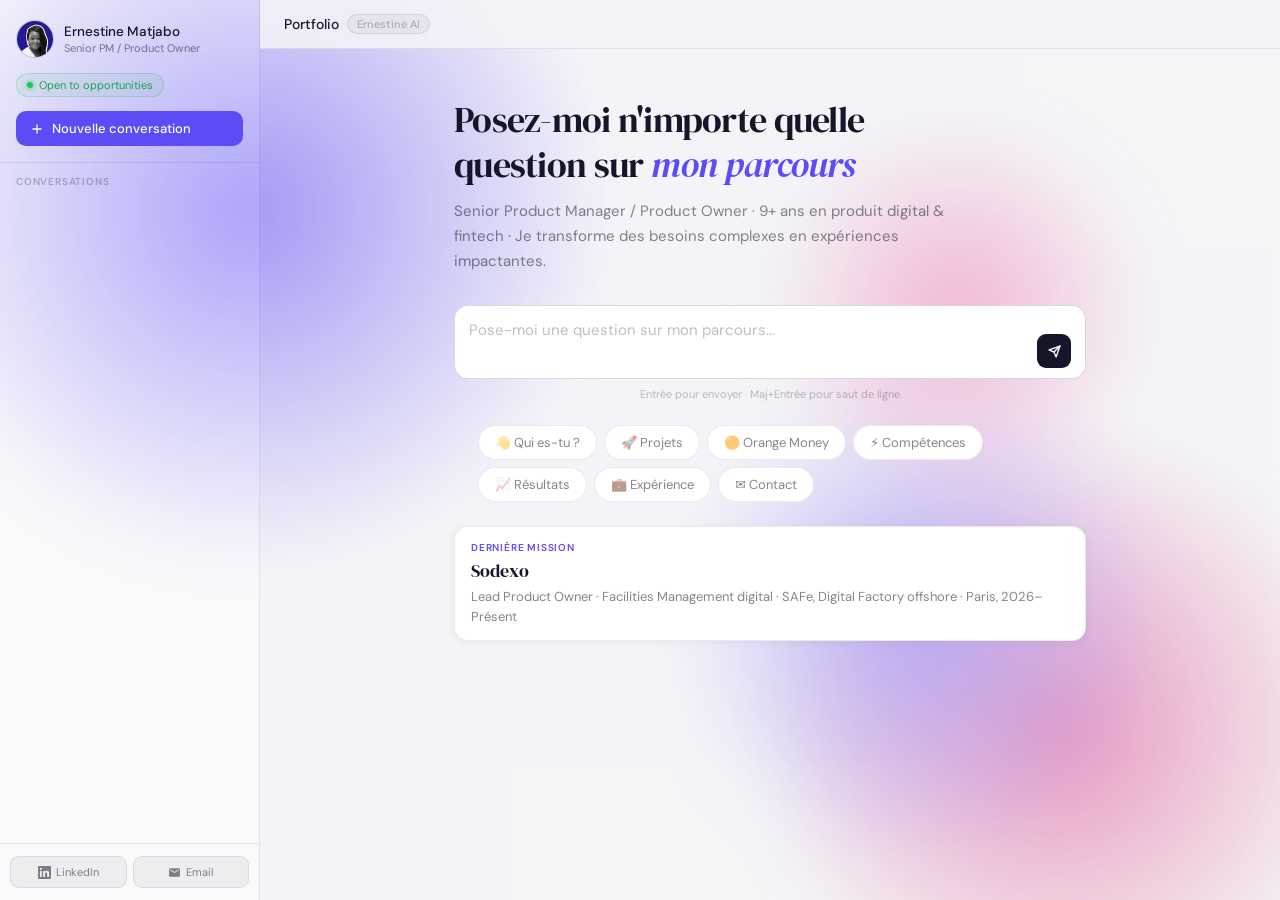
<file: index.html>
<!DOCTYPE html>
<html lang="fr">
<head>
<!-- Google Tag Manager -->
<script>(function(w,d,s,l,i){w[l]=w[l]||[];w[l].push({'gtm.start':
new Date().getTime(),event:'gtm.js'});var f=d.getElementsByTagName(s)[0],
j=d.createElement(s),dl=l!='dataLayer'?'&l='+l:'';j.async=true;j.src=
'https://www.googletagmanager.com/gtm.js?id='+i+dl;f.parentNode.insertBefore(j,f);
})(window,document,'script','dataLayer','GTM-MD3GTNC4');</script>
<!-- End Google Tag Manager -->
<!-- Google Analytics GA4 -->
<script async src="https://www.googletagmanager.com/gtag/js?id=G-H08304PCZX"></script>
<script>
  window.dataLayer = window.dataLayer || [];
  function gtag(){dataLayer.push(arguments);}
  gtag('js', new Date());
  gtag('config', 'G-H08304PCZX');
</script>
<meta charset="UTF-8"/>
<meta name="viewport" content="width=device-width,initial-scale=1.0"/>
<meta name="description" content="Senior Product Manager / Product Owner · 9+ ans en produit digital & fintech · Sodexo, Hello Bank!, Orange Money."/>
<!-- Open Graph -->
<meta property="og:title" content="Ernestine Matjabo — Senior PM / Product Owner"/>
<meta property="og:description" content="Je transforme des besoins complexes en expériences impactantes. Spécialisée en banque digitale mobile, conversion & rétention."/>
<meta property="og:image" content="https://ernestinematjabo.com/img/og-image.png"/>
<meta property="og:image:width" content="1200"/>
<meta property="og:image:height" content="630"/>
<meta property="og:url" content="https://ernestinematjabo.com"/>
<meta property="og:type" content="website"/>
<!-- Twitter Card -->
<meta name="twitter:card" content="summary_large_image"/>
<meta name="twitter:title" content="Ernestine Matjabo — Senior PM / Product Owner"/>
<meta name="twitter:description" content="Je transforme des besoins complexes en expériences impactantes."/>
<meta name="twitter:image" content="https://ernestinematjabo.com/img/og-image.png"/>
<title>Ernestine Matjabo — Senior PM / Product Owner</title>
<link rel="preconnect" href="https://fonts.googleapis.com"/>
<link rel="preconnect" href="https://fonts.gstatic.com" crossorigin/>
<link rel="icon" type="image/jpeg" href="img/favicon.jpg"/>
<link href="https://fonts.googleapis.com/css2?family=DM+Sans:ital,wght@0,300;0,400;0,500;1,400&family=DM+Serif+Display:ital@0;1&display=swap" rel="stylesheet"/>
<style>
*,*::before,*::after{box-sizing:border-box;margin:0;padding:0}
:root{
  --bg:#f4f4f8;
  --sidebar:rgba(255,255,255,0.42);
  --main:rgba(244,244,248,0.38);
  --surface:#ffffff;
  --border:rgba(22,22,42,0.09);
  --border2:rgba(22,22,42,0.16);
  --text:#16162a;
  --text2:rgba(22,22,42,0.52);
  --text3:rgba(22,22,42,0.28);
  --accent:#5b4cf5;
  --accent2:#7c6cfa;
  --chip-bg:rgba(22,22,42,0.05);
  --chip-hover:rgba(22,22,42,0.09);
  --user-bg:#16162a;
  --font:'DM Sans',system-ui,sans-serif;
  --serif:'DM Serif Display',serif;
  --radius:14px;
}
html{scroll-behavior:smooth;height:100%;overflow-x:hidden;overscroll-behavior:none}
body{
  font-family:var(--font);background:var(--bg);color:var(--text);
  height:100dvh;display:flex;overflow:hidden;
  overscroll-behavior:none;touch-action:pan-y;
}
::-webkit-scrollbar{width:4px}
::-webkit-scrollbar-thumb{background:var(--border2);border-radius:99px}

/* ── SIDEBAR ── */
.sidebar{
  width:260px;min-width:260px;
  background:var(--sidebar);
  border-right:1px solid var(--border);
  display:flex;flex-direction:column;
  overflow:hidden;
  transition:transform .3s ease;
  position:relative;z-index:1;
}
.sidebar-top{
  padding:20px 16px 16px;
  border-bottom:1px solid var(--border);
  flex-shrink:0;
}
.profile{display:flex;align-items:center;gap:10px;margin-bottom:14px}
.profile-avatar{
  width:38px;height:38px;border-radius:50%;overflow:hidden;
  border:1.5px solid var(--border2);flex-shrink:0;
}
.profile-avatar img{width:100%;height:100%;object-fit:cover}
.profile-name{font-size:13.5px;font-weight:500;line-height:1.3}
.profile-role{font-size:11px;color:var(--text2);margin-top:1px}
.status-pill{
  display:inline-flex;align-items:center;gap:6px;
  font-size:11px;color:#16a34a;
  background:rgba(22,163,74,0.07);
  border:1px solid rgba(22,163,74,0.2);
  border-radius:99px;padding:4px 10px;
}
.status-dot{width:6px;height:6px;border-radius:50%;background:#22c55e;box-shadow:0 0 5px #22c55e;animation:pulse 2s infinite}
@keyframes pulse{0%,100%{opacity:1}50%{opacity:.4}}

.new-chat-btn{
  display:flex;align-items:center;gap:8px;
  width:100%;background:var(--accent);color:#fff;
  border:none;border-radius:10px;padding:9px 14px;
  font-family:var(--font);font-size:13px;font-weight:500;
  cursor:pointer;transition:opacity .2s;margin-top:14px;
}
.new-chat-btn:hover{opacity:.88}
.new-chat-btn svg{width:14px;height:14px;flex-shrink:0}

.sidebar-section{
  flex:1;overflow-y:auto;padding:12px 10px;
}
.sidebar-label{
  font-size:10px;font-weight:600;text-transform:uppercase;
  letter-spacing:.8px;color:var(--text3);padding:0 6px 8px;
}
.conv-item{
  display:flex;align-items:center;gap:7px;
  padding:7px 8px;border-radius:9px;
  cursor:pointer;transition:background .15s;
  font-size:13px;color:var(--text2);
  min-width:0;
}
.conv-item:hover{background:var(--chip-bg);color:var(--text)}
.conv-item.active{background:rgba(91,76,245,0.07);color:var(--accent)}
.conv-item-title{flex:1;overflow:hidden;text-overflow:ellipsis;white-space:nowrap;min-width:0}
.conv-dot{width:6px;height:6px;border-radius:50%;background:var(--border2);flex-shrink:0}
.conv-del{
  opacity:0;background:none;border:none;cursor:pointer;
  color:var(--text3);padding:3px;border-radius:5px;flex-shrink:0;
  display:flex;align-items:center;justify-content:center;
  transition:opacity .15s,color .15s,background .15s;
}
.conv-item:hover .conv-del{opacity:1}
.conv-del:hover{color:var(--text);background:var(--border)}
/* Swipe to delete */
.conv-wrap{position:relative;overflow:hidden;border-radius:9px;margin-bottom:1px}
.conv-swipe-bg{
  position:absolute;right:0;top:0;bottom:0;width:64px;
  background:#ef4444;border-radius:9px;
  display:flex;align-items:center;justify-content:center;
  opacity:0;transition:opacity .15s;
}
.conv-wrap.swiping .conv-swipe-bg{opacity:1}
.conv-item{transition:transform .2s ease;background:transparent;border-radius:9px}
@media(max-width:768px){
  .conv-item{background:#fff}
  .conv-del{opacity:0 !important;pointer-events:none}
}

.sidebar-bottom{
  padding:12px 10px;border-top:1px solid var(--border);
  display:flex;gap:6px;flex-shrink:0;
}
.social-btn{
  flex:1;display:flex;align-items:center;justify-content:center;gap:5px;
  padding:8px 6px;background:var(--chip-bg);
  border:1px solid var(--border);border-radius:9px;
  font-size:11px;color:var(--text2);text-decoration:none;
  transition:all .18s;
}
.social-btn:hover{border-color:var(--accent2);color:var(--accent2);background:rgba(124,108,250,0.07)}

/* ── MAIN ── */
.main{
  flex:1;display:flex;flex-direction:column;
  overflow:hidden;background:var(--main);
  position:relative;z-index:1;
}

/* ── TOPBAR ── */
.topbar{
  display:flex;align-items:center;justify-content:space-between;
  padding:14px 24px;
  background:rgba(244,244,248,0.85);
  backdrop-filter:blur(12px);
  -webkit-backdrop-filter:blur(12px);
  border-bottom:1px solid var(--border);
  flex-shrink:0;z-index:10;
}
.topbar-left{display:flex;align-items:center;gap:10px}
.back-btn{
  display:none;align-items:center;gap:6px;
  background:none;border:1px solid var(--border);border-radius:8px;
  color:var(--text2);font-family:var(--font);font-size:13px;
  padding:5px 12px;cursor:pointer;transition:all .15s;
}
.back-btn:hover{background:var(--chip-bg);color:var(--text);border-color:var(--border2)}
.back-btn svg{width:14px;height:14px;flex-shrink:0}
.back-btn.visible{display:flex}
.menu-btn{
  display:none;background:none;border:none;
  color:var(--text2);cursor:pointer;padding:4px;border-radius:6px;
}
.topbar-title{
  font-size:14px;font-weight:500;
  display:flex;align-items:center;gap:8px;color:var(--text);
}
.topbar-badge{
  font-size:11px;color:var(--text3);
  background:var(--chip-bg);border:1px solid var(--border);
  border-radius:99px;padding:2px 9px;
}

/* ── CHAT AREA ── */
.chat{
  flex:1;overflow-y:auto;overflow-x:hidden;
  display:flex;flex-direction:column;
}

/* ── WELCOME ── */
.welcome{
  max-width:680px;width:100%;
  margin:0 auto;
  padding:48px 24px 0;
  animation:fadeUp .5s .05s ease both;
}
.welcome-hero{margin-bottom:32px}
.welcome h1{
  font-family:var(--serif);
  font-size:clamp(26px,3.5vw,36px);
  font-weight:400;line-height:1.25;
  letter-spacing:-.02em;margin-bottom:12px;
}
.welcome h1 em{font-style:italic;color:var(--accent)}
.welcome-sub{font-size:15px;color:var(--text2);line-height:1.65;max-width:500px;word-break:break-word}

.featured-card{
  background:var(--surface);border:1px solid var(--border);
  border-radius:var(--radius);overflow:hidden;
  margin-bottom:24px;cursor:pointer;transition:all .2s;
  box-shadow:0 2px 8px rgba(22,22,42,0.05);
}
.featured-card:hover{border-color:var(--border2);box-shadow:0 4px 20px rgba(22,22,42,0.09);transform:translateY(-1px)}
.featured-card img{width:100%;display:block;max-height:200px;object-fit:cover;object-position:top}
.featured-body{padding:14px 16px}
.featured-label{font-size:10px;font-weight:600;text-transform:uppercase;letter-spacing:.8px;color:var(--accent);margin-bottom:4px}
.featured-title{font-family:var(--serif);font-size:18px;font-weight:400;margin-bottom:4px}
.featured-desc{font-size:13px;color:var(--text2);line-height:1.5}

.chips-row{
  display:flex;flex-wrap:wrap;gap:7px;
  max-width:680px;width:100%;margin:0 auto;
  padding:0 24px 24px;
  animation:fadeUp .5s .15s ease both;
}
.chip{
  background:var(--surface);border:1px solid var(--border);
  border-radius:99px;padding:8px 16px;
  font-size:13px;font-family:var(--font);color:var(--text2);
  cursor:pointer;transition:all .18s;white-space:nowrap;
}
.chip:hover{background:var(--chip-hover);border-color:var(--border2);color:var(--text)}

/* ── MESSAGES ── */
.messages{
  max-width:680px;width:100%;
  margin:0 auto;
  padding:0 24px 24px;
  display:flex;flex-direction:column;
}
.message-row{
  display:flex;gap:12px;padding:16px 0;
  border-top:1px solid var(--border);
  animation:fadeUp .25s ease both;
}
@keyframes fadeUp{from{opacity:0;transform:translateY(8px)}to{opacity:1;transform:translateY(0)}}
.message-row.user{flex-direction:row-reverse}
.msg-av{
  width:30px;height:30px;border-radius:50%;flex-shrink:0;
  display:flex;align-items:center;justify-content:center;
  font-size:11px;font-weight:600;margin-top:2px;
  overflow:hidden;
}
.msg-av.ai{border:1.5px solid var(--border2)}
.msg-av.ai img{width:100%;height:100%;object-fit:cover}
.msg-av.user{background:var(--user-bg);color:#fff}

.bubble{flex:1;min-width:0;font-size:14.5px;line-height:1.72;color:var(--text)}
.message-row.user .bubble{
  background:var(--user-bg);color:#fff;
  border-radius:16px 16px 4px 16px;
  padding:11px 15px;max-width:420px;flex:none;margin-left:auto;
  font-size:14px;
}
.bubble h3{
  font-family:var(--serif);font-size:17px;font-weight:400;
  color:var(--text);margin:16px 0 7px;letter-spacing:-.015em;
}
.bubble h3:first-child{margin-top:0}
.bubble ul{padding-left:18px;display:flex;flex-direction:column;gap:5px;margin:4px 0}
.bubble ul li{color:var(--text2)}
.bubble ul li strong,.bubble ul li a{color:var(--text)}
.bubble p+p,.bubble p+ul,.bubble ul+p{margin-top:8px}
.bubble .meta{color:var(--text3);font-size:12.5px}
.bubble .hl{color:var(--accent);font-weight:500}
.bubble a{color:var(--accent)}
.bubble a:hover{text-decoration:underline}
.bubble .tags{margin:8px 0 2px;display:flex;flex-wrap:wrap;gap:5px}
.bubble .tag{
  background:var(--chip-bg);border:1px solid var(--border);
  color:var(--text2);border-radius:7px;
  padding:2px 9px;font-size:12px;
}
.bubble .stat{
  display:inline-flex;flex-direction:column;
  background:var(--chip-bg);border:1px solid var(--border);
  border-radius:10px;padding:8px 12px;margin:3px 3px 3px 0;
  font-size:12px;color:var(--text2);
}
.bubble .stat strong{font-size:19px;font-family:var(--serif);color:var(--text);font-weight:400}
.proj-screen{
  border-radius:10px;overflow:hidden;
  border:1px solid var(--border);
  box-shadow:0 2px 10px rgba(22,22,42,0.07);
  margin:8px 0 2px;
}
.proj-screen img{width:100%;display:block}
.proj-grid{display:grid;grid-template-columns:1fr 1fr;gap:8px;margin:10px 0}
.proj-grid .proj-screen{margin:0}
.proj-cards{display:flex;flex-direction:column;gap:10px;margin:12px 0 4px}
.proj-card{
  display:flex;gap:12px;align-items:center;
  background:var(--chip-bg);border:1px solid var(--border);
  border-radius:12px;padding:10px 12px;cursor:pointer;transition:all .18s;
}
.proj-card:hover{border-color:var(--border2);background:rgba(22,22,42,0.06)}
.proj-card-img{width:72px;height:48px;border-radius:7px;overflow:hidden;flex-shrink:0}
.proj-card-img img{width:100%;height:100%;object-fit:cover;object-position:top}
.proj-card-title{font-weight:500;font-size:13.5px}
.proj-card-sub{font-size:12px;color:var(--text2);margin-top:2px}

/* Typing */
.typing{display:flex;align-items:center;gap:4px;height:20px}
.typing span{
  width:5px;height:5px;border-radius:50%;background:var(--text3);
  animation:bounce 1.2s infinite;
}
.typing span:nth-child(2){animation-delay:.2s}
.typing span:nth-child(3){animation-delay:.4s}
@keyframes bounce{0%,60%,100%{transform:translateY(0);opacity:.5}30%{transform:translateY(-5px);opacity:1}}
.cursor{display:inline-block;width:2px;height:.9em;background:var(--text3);margin-left:1px;vertical-align:middle;animation:blink .7s infinite}
@keyframes blink{0%,100%{opacity:1}50%{opacity:0}}
/* Skeleton loader */
.skeleton-wrap{display:flex;flex-direction:column;gap:9px;padding:2px 0;min-width:160px}
.skeleton-line{
  height:11px;border-radius:6px;
  background:linear-gradient(90deg,var(--chip-bg) 25%,var(--border2) 37%,var(--chip-bg) 63%);
  background-size:400% 100%;
  animation:skeleton-shimmer 1.4s ease-in-out infinite;
}
.skeleton-line:nth-child(1){width:76%}
.skeleton-line:nth-child(2){width:52%}
.skeleton-line:nth-child(3){width:64%}
@keyframes skeleton-shimmer{0%{background-position:100% 0}100%{background-position:0 0}}

/* ── BACKGROUND BLOBS ── */
.bg-blobs{position:fixed;inset:0;z-index:0;pointer-events:none;overflow:hidden}
.blob{position:absolute;border-radius:50%}
.blob-1{
  width:820px;height:820px;
  background:radial-gradient(circle,rgba(91,76,245,0.88) 0%,transparent 62%);
  top:-200px;left:-160px;
  filter:blur(22px);
  animation:blobDrift1 12s ease-in-out infinite alternate;
}
.blob-2{
  width:700px;height:700px;
  background:radial-gradient(circle,rgba(219,39,119,0.72) 0%,transparent 62%);
  bottom:-180px;right:-130px;
  filter:blur(26px);
  animation:blobDrift2 9s ease-in-out infinite alternate;
}
.blob-3{
  width:560px;height:560px;
  background:radial-gradient(circle,rgba(124,108,250,0.80) 0%,transparent 62%);
  top:38%;left:50%;
  filter:blur(30px);
  animation:blobDrift3 15s ease-in-out infinite alternate;
}
.blob-4{
  width:440px;height:440px;
  background:radial-gradient(circle,rgba(236,72,153,0.60) 0%,transparent 62%);
  top:10%;right:8%;
  filter:blur(28px);
  animation:blobDrift4 18s ease-in-out infinite alternate;
}
@keyframes blobDrift1{
  0%{transform:translate(0,0) scale(1)}
  100%{transform:translate(200px,150px) scale(1.28)}
}
@keyframes blobDrift2{
  0%{transform:translate(0,0) scale(1)}
  100%{transform:translate(-170px,-180px) scale(1.22)}
}
@keyframes blobDrift3{
  0%{transform:translate(-50%,-50%) scale(1) rotate(0deg)}
  100%{transform:translate(-18%,-68%) scale(1.32) rotate(28deg)}
}
@keyframes blobDrift4{
  0%{transform:translate(0,0) scale(1)}
  100%{transform:translate(-80px,120px) scale(1.18)}
}

/* ── INPUT ── */
.input-area{
  padding:12px 24px 20px;
  max-width:680px;width:100%;margin:0 auto;flex-shrink:0;
}
#welcome-wrap .input-area{
  max-width:100%;padding:0 0 24px;
}
#welcome-wrap textarea{
  min-height:52px;font-size:15px;
}
.input-wrap{
  display:flex;align-items:flex-end;gap:10px;
  background:var(--surface);
  border:1.5px solid var(--border2);
  border-radius:14px;padding:10px 14px;
  transition:border-color .2s,box-shadow .2s;
}
.input-wrap:focus-within{
  border-color:rgba(91,76,245,.4);
  box-shadow:0 0 0 3px rgba(91,76,245,.07);
}
textarea{
  flex:1;background:none;border:none;outline:none;
  color:var(--text);font-family:var(--font);font-size:14.5px;
  resize:none;min-height:24px;max-height:140px;line-height:1.6;padding:2px 0;
}
textarea::placeholder{color:var(--text3)}
.send-btn{
  width:34px;height:34px;border-radius:9px;flex-shrink:0;
  background:var(--text);border:none;cursor:pointer;
  display:flex;align-items:center;justify-content:center;
  transition:opacity .2s,transform .15s;
}
.send-btn:hover{opacity:.8;transform:scale(1.05)}
.send-btn:disabled{opacity:.2;cursor:not-allowed;transform:none}
.send-btn svg{width:13px;height:13px}
.input-hint{text-align:center;font-size:11px;color:var(--text3);margin-top:8px}

/* overlay mobile */
.overlay{display:none;position:fixed;inset:0;background:rgba(0,0,0,.4);z-index:99;backdrop-filter:blur(3px)}
.overlay.on{display:block}

@media(max-width:768px){
  .sidebar{position:fixed;top:0;bottom:0;left:0;z-index:100;transform:translateX(-100%);background:#fff;box-shadow:4px 0 24px rgba(22,22,42,0.15)}
  .sidebar.open{transform:translateX(0)}
  .menu-btn{display:flex}
  .welcome,.chips-row,.messages,.input-area{padding-left:16px;padding-right:16px}
  /* Topbar mobile */
  .back-btn.visible{display:flex;padding:4px 10px;font-size:12px}
  .topbar-title{font-size:13px}
  .topbar-badge{display:none}

  /* Bulle utilisateur — ne pas déborder */
  .message-row.user .bubble{
    max-width:calc(100% - 52px);
    word-break:break-word;
  }

  /* Grilles 2 colonnes dans les réponses → 1 colonne */
  .bubble div[style*="grid-template-columns:1fr 1fr"],
  .bubble div[style*="grid-template-columns: 1fr 1fr"]{
    grid-template-columns:1fr !important;
  }
  .bubble div[style*="display:grid"],
  .bubble div[style*="display: grid"]{
    grid-template-columns:1fr !important;
  }
  .welcome{padding-top:32px}
  .proj-grid{grid-template-columns:1fr}
}
</style>
</head>
<body>
<!-- Google Tag Manager (noscript) -->
<noscript><iframe src="https://www.googletagmanager.com/ns.html?id=GTM-MD3GTNC4"
height="0" width="0" style="display:none;visibility:hidden"></iframe></noscript>
<!-- End Google Tag Manager (noscript) -->
<div class="bg-blobs" aria-hidden="true">
  <div class="blob blob-1"></div>
  <div class="blob blob-2"></div>
  <div class="blob blob-3"></div>
  <div class="blob blob-4"></div>
</div>
<div class="overlay" id="overlay" onclick="closeSidebar()"></div>

<!-- SIDEBAR -->
<aside class="sidebar" id="sidebar">
  <div class="sidebar-top">
    <div class="profile">
      <div class="profile-avatar"><img src="[data-uri]" alt="Ernestine"/></div>
      <div>
        <div class="profile-name">Ernestine Matjabo</div>
        <div class="profile-role">Senior PM / Product Owner</div>
      </div>
    </div>
    <div class="status-pill"><div class="status-dot"></div>Open to opportunities</div>
    <button class="new-chat-btn" onclick="newChat()">
      <svg viewBox="0 0 24 24" fill="none" stroke="currentColor" stroke-width="2.2" stroke-linecap="round"><line x1="12" y1="5" x2="12" y2="19"/><line x1="5" y1="12" x2="19" y2="12"/></svg>
      Nouvelle conversation
    </button>
  </div>
  <div class="sidebar-section" id="history">
    <div class="sidebar-label">Conversations</div>
    <div id="history-list"></div>
  </div>
  <div class="sidebar-bottom">
    <a class="social-btn" href="https://www.linkedin.com/in/ernestine-matjabo/" target="_blank">
      <svg width="13" height="13" viewBox="0 0 24 24" fill="currentColor"><path d="M20.447 20.452h-3.554v-5.569c0-1.328-.027-3.037-1.852-3.037-1.853 0-2.136 1.445-2.136 2.939v5.667H9.351V9h3.414v1.561h.046c.477-.9 1.637-1.85 3.37-1.85 3.601 0 4.267 2.37 4.267 5.455v6.286zM5.337 7.433a2.062 2.062 0 01-2.063-2.065 2.064 2.064 0 112.063 2.065zm1.782 13.019H3.555V9h3.564v11.452zM22.225 0H1.771C.792 0 0 .774 0 1.729v20.542C0 23.227.792 24 1.771 24h20.451C23.2 24 24 23.227 24 22.271V1.729C24 .774 23.2 0 22.222 0h.003z"/></svg>
      LinkedIn
    </a>
    <a class="social-btn" href="mailto:ernestinemtb@gmail.com">
      <svg width="13" height="13" viewBox="0 0 24 24" fill="currentColor"><path d="M20 4H4c-1.1 0-2 .9-2 2v12c0 1.1.9 2 2 2h16c1.1 0 2-.9 2-2V6c0-1.1-.9-2-2-2zm0 4l-8 5-8-5V6l8 5 8-5v2z"/></svg>
      Email
    </a>
  </div>
</aside>

<!-- MAIN -->
<div class="main">
  <div class="topbar">
    <div class="topbar-left">
      <button class="menu-btn" onclick="toggleSidebar()">
        <svg width="18" height="18" viewBox="0 0 24 24" fill="none" stroke="currentColor" stroke-width="2">
          <line x1="3" y1="6" x2="21" y2="6"/><line x1="3" y1="12" x2="21" y2="12"/><line x1="3" y1="18" x2="21" y2="18"/>
        </svg>
      </button>
      <button class="back-btn" id="backBtn" onclick="newChat()">
        <svg viewBox="0 0 24 24" fill="none" stroke="currentColor" stroke-width="2" stroke-linecap="round" stroke-linejoin="round">
          <polyline points="15 18 9 12 15 6"/>
        </svg>
        Accueil
      </button>
      <div class="topbar-title">
        Portfolio
        <span class="topbar-badge">Ernestine AI</span>
      </div>
    </div>
  </div>

  <div class="chat" id="chat">
    <!-- Welcome -->
    <div id="welcome-wrap">
      <div class="welcome">
        <div class="welcome-hero">
          <h1>Posez-moi n'importe quelle<br/>question sur <em>mon parcours</em></h1>
          <p class="welcome-sub">Senior Product Manager / Product Owner · 9+ ans en produit digital &amp; fintech · Je transforme des besoins complexes en expériences impactantes.</p>
        </div>
        <div class="input-area" id="input-area">
          <div class="input-wrap">
            <textarea id="inp" placeholder="Pose-moi une question sur mon parcours…" rows="1"
              onkeydown="onKey(event)" oninput="resize(this)"></textarea>
            <button class="send-btn" id="sendBtn" onclick="send()">
              <svg viewBox="0 0 24 24" fill="none" stroke="#fff" stroke-width="2.5" stroke-linecap="round" stroke-linejoin="round">
                <line x1="22" y1="2" x2="11" y2="13"/><polygon points="22 2 15 22 11 13 2 9 22 2"/>
              </svg>
            </button>
          </div>
          <div class="input-hint">Entrée pour envoyer · Maj+Entrée pour saut de ligne</div>
        </div>
        <div class="featured-card" onclick="ask('Raconte-moi ta mission chez Sodexo')">
          <div class="featured-body">
            <div class="featured-label">Dernière mission</div>
            <div class="featured-title">Sodexo</div>
            <div class="featured-desc">Lead Product Owner · Facilities Management digital · SAFe, Digital Factory offshore · Paris, 2026–Présent</div>
          </div>
        </div>
      </div>
      <div class="chips-row">
        <span class="chip" onclick="ask('Qui es-tu ?')">👋 Qui es-tu ?</span>
        <span class="chip" onclick="ask('Parle-moi de tes projets')">🚀 Projets</span>
        <span class="chip" onclick="ask('Parle-moi de ta mission Orange Money')">🟠 Orange Money</span>
        <span class="chip" onclick="ask('Quelles sont tes compétences ?')">⚡ Compétences</span>
        <span class="chip" onclick="ask('Quels sont tes chiffres clés ?')">📈 Résultats</span>
        <span class="chip" onclick="ask('Quelle est ton expérience ?')">💼 Expérience</span>
        <span class="chip" onclick="ask('Comment te contacter ?')">✉️ Contact</span>
      </div>
    </div>
    <!-- Messages -->
    <div class="messages" id="messages"></div>
    <!-- Input injecté ici par JS après premier message -->
  </div>
</div>

<script>
// ── Chat backend ──────────────────────────────────────────────────────────
const WORKER_URL = 'https://ernestine-portfolio-chat.ernestinemtb.workers.dev';
let conversationHistory = [];

// ── History ────────────────────────────────────────────────────────────
let convs = JSON.parse(localStorage.getItem('em_convs') || '[]');
let curId = null;

function saveHistory() {
  localStorage.setItem('em_convs', JSON.stringify(convs));
  renderHistory();
}

function renderHistory() {
  const el = document.getElementById('history-list');
  el.innerHTML = '';
  [...convs].reverse().forEach(c => {
    const wrap = document.createElement('div');
    wrap.className = 'conv-wrap';
    wrap.innerHTML = `<div class="conv-swipe-bg"><svg viewBox="0 0 24 24" fill="none" stroke="#fff" stroke-width="2" width="16" height="16"><polyline points="3 6 5 6 21 6"/><path d="M19 6l-1 14H6L5 6"/><path d="M10 11v6"/><path d="M14 11v6"/><path d="M9 6V4h6v2"/></svg></div>`;

    const div = document.createElement('div');
    div.className = 'conv-item' + (c.id === curId ? ' active' : '');
    const title = c.title.charAt(0).toUpperCase() + c.title.slice(1);
    div.innerHTML = `
      <svg viewBox="0 0 24 24" fill="none" stroke="currentColor" stroke-width="1.8" width="13" height="13" style="flex-shrink:0;opacity:.5"><path d="M21 15a2 2 0 0 1-2 2H7l-4 4V5a2 2 0 0 1 2-2h14a2 2 0 0 1 2 2z"/></svg>
      <span class="conv-item-title">${title}</span>
      <button class="conv-del" title="Supprimer" onclick="event.stopPropagation();deleteConv('${c.id}')">
        <svg viewBox="0 0 24 24" fill="none" stroke="currentColor" stroke-width="2.5" width="11" height="11"><line x1="18" y1="6" x2="6" y2="18"/><line x1="6" y1="6" x2="18" y2="18"/></svg>
      </button>`;
    div.onclick = () => loadConv(c.id);

    // Swipe to delete
    let tx = 0, active = false;
    div.addEventListener('touchstart', e => { tx = e.touches[0].clientX; active = true; div.style.transition = 'none'; }, {passive:true});
    div.addEventListener('touchmove', e => {
      if (!active) return;
      const dx = e.touches[0].clientX - tx;
      if (dx < -6) {
        wrap.classList.add('swiping');
        div.style.transform = `translateX(${Math.max(dx, -64)}px)`;
      }
    }, {passive:true});
    div.addEventListener('touchend', e => {
      if (!active) return;
      active = false;
      div.style.transition = 'transform .2s ease';
      const dx = e.changedTouches[0].clientX - tx;
      if (dx < -48) {
        div.style.transform = 'translateX(-64px)';
        setTimeout(() => deleteConv(c.id), 200);
      } else {
        div.style.transform = '';
        wrap.classList.remove('swiping');
      }
    }, {passive:true});

    wrap.appendChild(div);
    el.appendChild(wrap);
  });
}

function deleteConv(id) {
  convs = convs.filter(c => c.id !== id);
  if (curId === id) newChat();
  else saveHistory();
}

function loadConv(id) {
  const c = convs.find(x => x.id === id);
  if (!c) return;
  curId = id;
  document.getElementById('messages').innerHTML = '';
  const ww = document.getElementById('welcome-wrap');
  if (ww) {
    const ia = document.getElementById('input-area');
    const chat = document.getElementById('chat');
    if (ia && ia.closest('#welcome-wrap')) { chat.appendChild(ia); }
    ww.style.display = 'none';
    document.getElementById('backBtn')?.classList.add('visible');
  }
  c.msgs.forEach(m => addMsg(m.role, m.html, false));
  conversationHistory = c.msgs.map(m => ({
    role: m.role === 'ai' ? 'assistant' : 'user',
    content: m.text || m.html.replace(/<[^>]+>/g, ' ').trim(),
  }));
  renderHistory();
  closeSidebar();
  // Scroll to bottom
  const msgs = document.getElementById('messages');
  if (msgs) msgs.scrollTop = msgs.scrollHeight;
}

// ── State ──────────────────────────────────────────────────────────────
let busy = false;

// ── DOM ────────────────────────────────────────────────────────────────
const photoSrc = "[data-uri]";

function avAI() {
  const d = document.createElement('div');
  d.className = 'msg-av ai';
  d.innerHTML = `<img src="${photoSrc}" alt="E"/>`;
  return d;
}
function avUser() {
  const d = document.createElement('div');
  d.className = 'msg-av user';
  d.textContent = 'Vous';
  return d;
}

function addMsg(role, html, animate=true) {
  const wrap = document.getElementById('messages');
  const row = document.createElement('div');
  row.className = 'message-row ' + role;
  if (!animate) row.style.animation = 'none';
  const bub = document.createElement('div');
  bub.className = 'bubble';
  bub.innerHTML = html;
  if (role === 'ai') { row.appendChild(avAI()); row.appendChild(bub); }
  else { row.appendChild(bub); row.appendChild(avUser()); }
  wrap.appendChild(row);
  scrollBottom();
  return bub;
}

function showTyping() {
  const wrap = document.getElementById('messages');
  const row = document.createElement('div');
  row.className = 'message-row ai'; row.id = 'typing-row';
  const bub = document.createElement('div');
  bub.className = 'bubble';

  const skel = document.createElement('div');
  skel.className = 'skeleton-wrap';
  skel.innerHTML = '<div class="skeleton-line"></div><div class="skeleton-line"></div><div class="skeleton-line"></div>';
  bub.appendChild(skel);

  row.appendChild(avAI()); row.appendChild(bub);
  wrap.appendChild(row); scrollBottom();
}
function hideTyping() {
  document.getElementById('typing-row')?.remove();
}

const scrollBottom = () => {
  const c = document.getElementById('chat');
  c.scrollTop = c.scrollHeight;
};

// ── Type animation ─────────────────────────────────────────────────────
async function typeInto(bub, html) {
  const tmp = document.createElement('div');
  tmp.innerHTML = html;
  bub.innerHTML = '';
  await walk(tmp, bub);
  scrollBottom();
}

async function walk(src, dst) {
  for (const n of src.childNodes) {
    if (n.nodeType === Node.TEXT_NODE) {
      const txt = n.textContent;
      const t = document.createTextNode('');
      const cur = document.createElement('span'); cur.className = 'cursor';
      dst.appendChild(t); dst.appendChild(cur);
      for (let i = 0; i < txt.length; i++) {
        t.textContent += txt[i];
        if (i % 2 === 0) await sleep(20);
        if (i % 50 === 0) scrollBottom();
      }
      dst.removeChild(cur);
    } else if (n.nodeType === Node.ELEMENT_NODE) {
      const tag = n.tagName.toLowerCase();
      // Clone complex/media elements directly (no typing)
      if (['img','div','p'].includes(tag) && (n.querySelector('img') || tag === 'img')) {
        dst.appendChild(n.cloneNode(true));
        scrollBottom();
      } else {
        const el = document.createElement(n.tagName);
        for (const a of n.attributes) el.setAttribute(a.name, a.value);
        dst.appendChild(el);
        await walk(n, el);
      }
    }
  }
}

const sleep = ms => new Promise(r => setTimeout(r, ms));

// ── Send ───────────────────────────────────────────────────────────────
async function send() {
  if (busy) return;
  const inp = document.getElementById('inp');
  const txt = inp.value.trim();
  if (!txt) return;

  // Hide welcome on first message + move input to bottom
  const ww = document.getElementById('welcome-wrap');
  if (ww) {
    const ia = document.getElementById('input-area');
    const chat = document.getElementById('chat');
    if (ia && ia.closest('#welcome-wrap')) {
      ia.classList.remove('input-area');
      ia.classList.add('input-area');
      chat.appendChild(ia);
    }
    ww.style.display = 'none';
    document.getElementById('backBtn')?.classList.add('visible');
  }

  busy = true;
  document.getElementById('sendBtn').disabled = true;
  inp.value = ''; inp.style.height = 'auto';

  const safeText = txt.replace(/&/g,'&amp;').replace(/</g,'&lt;').replace(/>/g,'&gt;');
  addMsg('user', safeText);
  gtag('event', 'question_asked', { question_text: txt.slice(0, 120) });

  conversationHistory.push({ role: 'user', content: txt });

  showTyping();
  const started = Date.now();

  let replyText, failed = false;
  try {
    const res = await fetch(WORKER_URL, {
      method: 'POST',
      headers: { 'Content-Type': 'application/json' },
      body: JSON.stringify({ messages: conversationHistory }),
    });
    const data = await res.json();
    if (!res.ok || data.error || !data.reply) throw new Error('reply error');
    replyText = data.reply;
  } catch {
    failed = true;
    conversationHistory.pop();
    replyText = "Je n'arrive pas à répondre pour le moment. Vous pouvez contacter Ernestine directement à ernestinemtb@gmail.com.";
  }
  if (!failed) conversationHistory.push({ role: 'assistant', content: replyText });

  const elapsed = Date.now() - started;
  if (elapsed < 500) await sleep(500 - elapsed);
  hideTyping();

  const plainReply = replyText
    .replace(/\*\*(.+?)\*\*/g, '$1')
    .replace(/\*(.+?)\*/g, '$1')
    .replace(/`(.+?)`/g, '$1')
    .replace(/^#{1,6}\s+/gm, '')
    .replace(/^[-*]\s+/gm, '');

  const safeReply = plainReply
    .split(/\n{2,}/)
    .map(p => `<p>${p.trim().replace(/&/g,'&amp;').replace(/</g,'&lt;').replace(/>/g,'&gt;')}</p>`)
    .join('');

  const bub = addMsg('ai', '');
  await typeInto(bub, safeReply);

  // Save to history
  if (!curId) {
    curId = Date.now().toString();
    convs.push({ id: curId, title: txt.slice(0,40), msgs: [] });
  }
  const c = convs.find(x => x.id === curId);
  if (c) {
    c.msgs.push({ role:'user', html: safeText, text: txt });
    c.msgs.push({ role:'ai', html: safeReply, text: replyText });
    if (c.msgs.length === 2) c.title = txt.slice(0,40);
    saveHistory();
  }

  busy = false;
  document.getElementById('sendBtn').disabled = false;
  inp.focus();
}

function ask(t) {
  document.getElementById('inp').value = t;
  send();
}

function onKey(e) {
  if (e.key === 'Enter' && !e.shiftKey) { e.preventDefault(); send(); }
}
function resize(el) {
  el.style.height = 'auto';
  el.style.height = Math.min(el.scrollHeight, 140) + 'px';
}
function newChat() {
  curId = null;
  conversationHistory = [];
  document.getElementById('messages').innerHTML = '';
  const ww = document.getElementById('welcome-wrap');
  if (ww) ww.style.display = 'block';
  document.getElementById('backBtn')?.classList.remove('visible');
  // Remettre l'input dans le welcome si besoin
  const ia = document.getElementById('input-area');
  const welcome = document.querySelector('.welcome');
  const featured = document.querySelector('.featured-card');
  if (ia && welcome && !ia.closest('#welcome-wrap')) {
    welcome.insertBefore(ia, featured);
  }
  renderHistory();
  closeSidebar();
}
function toggleSidebar() {
  document.getElementById('sidebar').classList.toggle('open');
  document.getElementById('overlay').classList.toggle('on');
}
function closeSidebar() {
  document.getElementById('sidebar').classList.remove('open');
  document.getElementById('overlay').classList.remove('on');
}

// Init
renderHistory();

// Reorder welcome: chips juste après input, featured-card en bas
(function(){
  const inputArea = document.getElementById('input-area');
  const chips     = document.querySelector('.chips-row');
  const featured  = document.querySelector('.featured-card');
  if (inputArea && chips && featured) {
    inputArea.after(chips);
    chips.after(featured);
  }
})();

// ── Placeholder dynamique ─────────────────────────────────────────────────
(function(){
  const hints = [
    'Pose-moi une question sur mon parcours…',
    'Quel est ton rôle chez Sodexo ?',
    'Comment tu priorises un backlog produit ?',
    'Parle-moi de ton expérience Orange Money…',
    'Quelle est ta méthode pour les AB tests ?',
    'Comment tu gères les contraintes bancaires ?',
    'Quelles sont tes soft skills ?',
    'Dis-moi comment te contacter…',
  ];
  let hintIdx = 0, charIdx = 0, isDeleting = false;
  function typePlaceholder() {
    const inp = document.getElementById('inp');
    if (!inp || document.activeElement === inp) { setTimeout(typePlaceholder, 200); return; }
    const current = hints[hintIdx];
    if (isDeleting) {
      charIdx--;
      inp.setAttribute('placeholder', current.substring(0, charIdx) || '\u00a0');
      if (charIdx === 0) {
        isDeleting = false;
        hintIdx = (hintIdx + 1) % hints.length;
        setTimeout(typePlaceholder, 480);
        return;
      }
      setTimeout(typePlaceholder, 28);
    } else {
      charIdx++;
      inp.setAttribute('placeholder', current.substring(0, charIdx));
      if (charIdx === current.length) {
        isDeleting = true;
        setTimeout(typePlaceholder, 2400);
        return;
      }
      setTimeout(typePlaceholder, 58);
    }
  }
  setTimeout(typePlaceholder, 1600);
})();
</script>
</body>
</html>
</file>
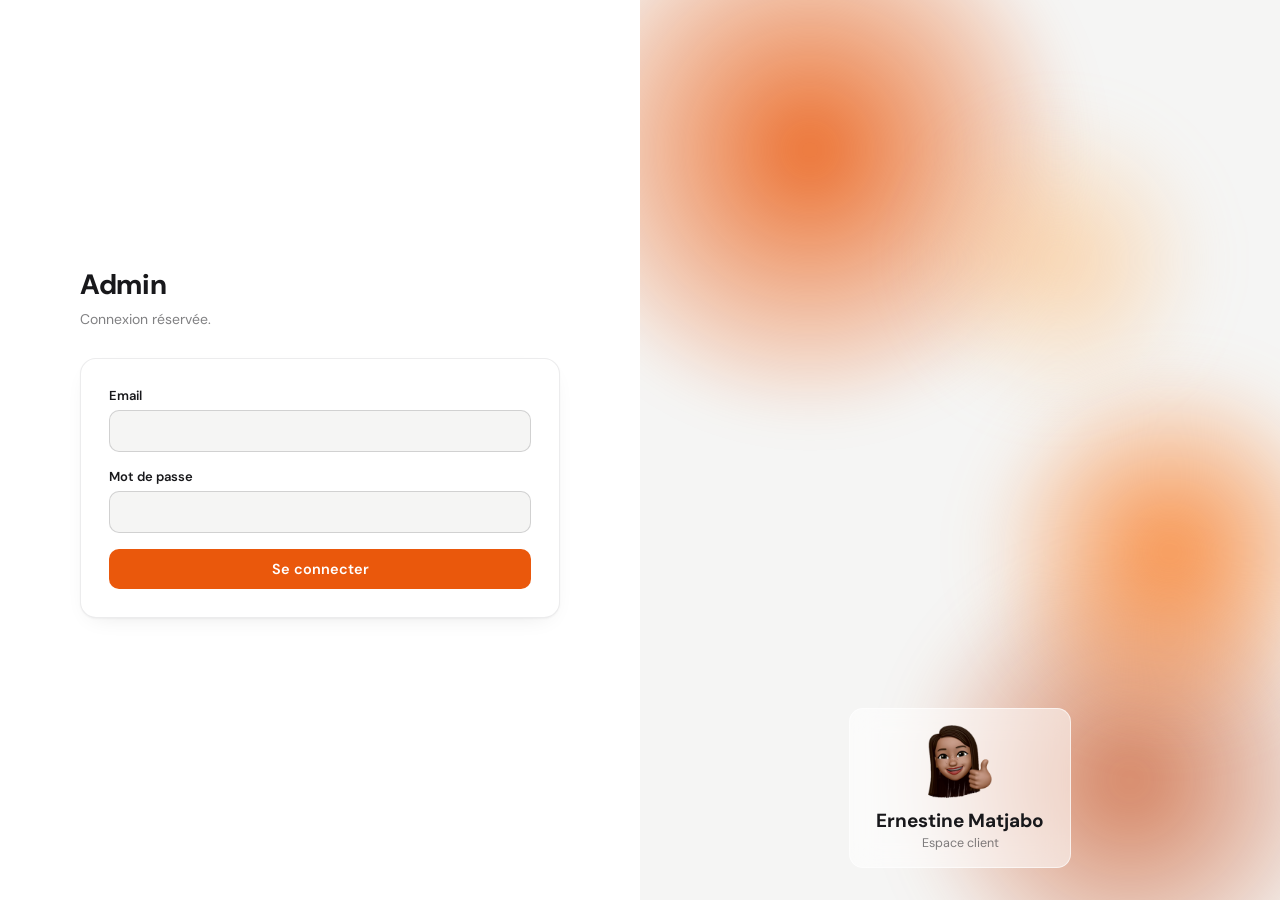
<file: admin/index.html>
<!doctype html>
<html lang="fr">
<head>
<meta charset="utf-8"/>
<meta name="viewport" content="width=device-width, initial-scale=1"/>
<title>Admin — Espace client</title>
<meta name="robots" content="noindex"/>
<link rel="preconnect" href="https://fonts.googleapis.com"/>
<link rel="preconnect" href="https://fonts.gstatic.com" crossorigin/>
<link href="https://fonts.googleapis.com/css2?family=DM+Sans:ital,wght@0,300;0,400;0,500;0,600;0,700;0,800;0,900;1,400&family=DM+Serif+Display:ital@0;1&display=swap" rel="stylesheet"/>
<link rel="stylesheet" href="/assets/espace-client.css?v=30"/>
<style>
  #login-view.login-split{min-height:100vh;display:flex}
  .login-split-form{
    flex:1 1 480px;display:flex;align-items:center;justify-content:center;
    padding:40px 20px;background:var(--surface);position:relative;z-index:1;
  }
  .login-split-form .wrap{padding:0}
  .login-split-visual{
    flex:1 1 480px;position:relative;overflow:hidden;background:var(--bg);
    display:flex;align-items:flex-end;justify-content:center;padding:32px;
  }
  .login-split-brand{
    position:relative;z-index:1;text-align:center;padding:16px 26px;border-radius:14px;
    background:rgba(255,255,255,0.55);backdrop-filter:blur(14px);-webkit-backdrop-filter:blur(14px);
    border:1px solid rgba(255,255,255,0.6);
  }
  .login-split-brand-avatar{display:block;width:64px;height:auto;margin:0 auto 10px}
  .login-split-brand-name{display:block;font-family:var(--serif);font-weight:700;font-size:19px;color:var(--text)}
  .login-split-brand-sub{display:block;font-size:12.5px;color:var(--text2);margin-top:2px}

  @media(max-width:860px){
    .login-split-visual{display:none}
  }

  /* ── Background blobs (identiques à ernestinematjabo.com) ── */
  .bg-blobs{position:absolute;inset:0;z-index:0;pointer-events:none;overflow:hidden}
  .blob{position:absolute;border-radius:50%}
  .blob-1{
    width:620px;height:620px;background:radial-gradient(circle,rgba(234,88,12,0.85) 0%,transparent 62%);
    top:-160px;left:-140px;filter:blur(22px);animation:blobDrift1 12s ease-in-out infinite alternate;
  }
  .blob-2{
    width:520px;height:520px;background:radial-gradient(circle,rgba(194,65,12,0.65) 0%,transparent 62%);
    bottom:-140px;right:-110px;filter:blur(26px);animation:blobDrift2 9s ease-in-out infinite alternate;
  }
  .blob-3{
    width:420px;height:420px;background:radial-gradient(circle,rgba(249,115,22,0.80) 0%,transparent 62%);
    top:38%;left:50%;filter:blur(30px);animation:blobDrift3 15s ease-in-out infinite alternate;
  }
  .blob-4{
    width:340px;height:340px;background:radial-gradient(circle,rgba(253,186,116,0.55) 0%,transparent 62%);
    top:10%;right:8%;filter:blur(28px);animation:blobDrift4 18s ease-in-out infinite alternate;
  }
  @keyframes blobDrift1{0%{transform:translate(0,0) scale(1)}100%{transform:translate(150px,110px) scale(1.28)}}
  @keyframes blobDrift2{0%{transform:translate(0,0) scale(1)}100%{transform:translate(-130px,-140px) scale(1.22)}}
  @keyframes blobDrift3{0%{transform:translate(-50%,-50%) scale(1) rotate(0deg)}100%{transform:translate(-18%,-68%) scale(1.32) rotate(28deg)}}
  @keyframes blobDrift4{0%{transform:translate(0,0) scale(1)}100%{transform:translate(-60px,90px) scale(1.18)}}
</style>
</head>
<body>
<div id="login-view" class="login-split">
  <div class="login-split-form">
    <div class="wrap">
      <h1 style="font-family:var(--serif);font-weight:800;font-size:28px">Admin</h1>
      <p class="sub">Connexion réservée.</p>
      <div id="login-msg"></div>
      <form id="login-form" class="card">
        <label for="email">Email</label>
        <input type="email" id="email" required autocomplete="email"/>
        <label for="password">Mot de passe</label>
        <input type="password" id="password" required autocomplete="current-password"/>
        <button type="submit" class="btn-primary" id="login-btn">Se connecter</button>
      </form>

      <form id="setpass-form" class="card hidden">
        <p class="sub" style="margin-bottom:16px">Invitation confirmée — définissez votre mot de passe admin.</p>
        <label for="setpass">Mot de passe</label>
        <input type="password" id="setpass" required minlength="8" autocomplete="new-password"/>
        <button type="submit" class="btn-primary" id="setpass-btn">Définir mon mot de passe</button>
      </form>

      <form id="code-form" class="card hidden">
        <p class="sub" style="margin-bottom:16px">Un code de vérification vous a été envoyé par email. Saisissez-le pour continuer.</p>
        <label for="admin-code">Code de vérification</label>
        <input type="text" id="admin-code" inputmode="numeric" pattern="[0-9]{6}" maxlength="6" autocomplete="one-time-code"/>
        <button type="submit" class="btn-primary" id="code-btn">Valider</button>
      </form>
    </div>
  </div>
  <div class="login-split-visual" aria-hidden="true">
    <div class="bg-blobs">
      <div class="blob blob-1"></div>
      <div class="blob blob-2"></div>
      <div class="blob blob-3"></div>
      <div class="blob blob-4"></div>
    </div>
    <div class="login-split-brand">
      <img src="/assets/img/memoji-ernestine.png" alt="" class="login-split-brand-avatar"/>
      <span class="login-split-brand-name">Ernestine Matjabo</span>
      <span class="login-split-brand-sub">Espace client</span>
    </div>
  </div>
</div>

<div class="app-shell hidden" id="admin-view">
  <div class="overlay" id="overlay"></div>
  <aside class="app-sidebar" id="sidebar">
    <div class="app-brand">
      <div class="avatar" style="background:var(--text)">EM</div>
      <div class="app-brand-text">
        <div class="app-brand-name">Ernestine Matjabo</div>
        <div class="app-brand-sub">Admin — Espace client</div>
      </div>
    </div>
    <nav class="app-nav">
      <a href="/admin/" class="nav-item active">
        <svg viewBox="0 0 24 24" fill="none" stroke="currentColor" stroke-width="1.75" stroke-linecap="round" stroke-linejoin="round"><rect x="3" y="3" width="7" height="7" rx="1.5"/><rect x="14" y="3" width="7" height="7" rx="1.5"/><rect x="3" y="14" width="7" height="7" rx="1.5"/><rect x="14" y="14" width="7" height="7" rx="1.5"/></svg>
        Clients
      </a>
      <a href="/admin/workspace/" class="nav-item">
        <svg viewBox="0 0 24 24" fill="none" stroke="currentColor" stroke-width="1.75" stroke-linecap="round" stroke-linejoin="round"><path d="m12 3-1.9 5.8a2 2 0 0 1-1.287 1.288L3 12l5.8 1.9a2 2 0 0 1 1.288 1.287L12 21l1.9-5.8a2 2 0 0 1 1.287-1.288L21 12l-5.8-1.9a2 2 0 0 1-1.288-1.287Z"/></svg>
        Workspace
      </a>
    </nav>
    <div class="app-sidebar-bottom">
      <a href="#" class="nav-item" id="logout">
        <svg viewBox="0 0 24 24" fill="none" stroke="currentColor" stroke-width="1.75" stroke-linecap="round" stroke-linejoin="round"><path d="M9 21H5a2 2 0 0 1-2-2V5a2 2 0 0 1 2-2h4"/><path d="M16 17l5-5-5-5"/><path d="M21 12H9"/></svg>
        Déconnexion
      </a>
    </div>
  </aside>

  <div class="app-main">
    <div class="app-topbar">
      <button class="menu-btn" id="menu-btn">
        <svg viewBox="0 0 24 24" fill="none" stroke="currentColor" stroke-width="1.75" stroke-linecap="round" stroke-linejoin="round"><path d="M3 6h18"/><path d="M3 12h18"/><path d="M3 18h18"/></svg>
      </button>
      <strong style="font-size:14px">Clients</strong>
    </div>
    <div class="app-content">
      <div class="app-content-inner" style="max-width:1080px">
        <div class="page-header" style="display:flex;align-items:flex-end;justify-content:space-between;gap:16px;flex-wrap:wrap">
          <div>
            <h1>Clients</h1>
            <p class="sub" id="clients-count">Chargement…</p>
          </div>
          <button class="btn-primary" style="width:auto" id="new-client-btn">+ Nouveau client</button>
        </div>

        <div class="section-card hidden" id="create-card">
          <div class="section-head">
            <h2>Nouveau client</h2>
            <a href="#" id="create-cancel">Annuler</a>
          </div>
          <div id="create-msg"></div>
          <form id="create-form">
            <label for="nom">Nom</label>
            <input type="text" id="nom" required/>
            <label for="c-email">Email</label>
            <input type="email" id="c-email" required/>
            <label for="nom_projet">Nom du projet</label>
            <input type="text" id="nom_projet" required/>
            <button type="submit" class="btn-primary" id="create-btn">Créer le client et envoyer les accès</button>
          </form>
        </div>

        <div class="filter-tabs" id="filter-tabs"></div>
        <div class="project-grid" id="clients-list">
          <p class="sub">Chargement…</p>
        </div>
      </div>
    </div>
  </div>
</div>

<script type="module">
import { supabase, callFunction } from '/assets/supabase-client.js';

const ADMIN_EMAIL = 'ernestinemtb@gmail.com';
const loginView = document.getElementById('login-view');
const adminView = document.getElementById('admin-view');

// Remplace window.alert (bloquant) par un message non bloquant en bas d'écran.
function showToast(message, type = 'error') {
  let toast = document.getElementById('toast');
  if (!toast) {
    toast = document.createElement('div');
    toast.id = 'toast';
    document.body.appendChild(toast);
  }
  toast.textContent = message;
  toast.className = `toast ${type} show`;
  clearTimeout(toast._timeout);
  toast._timeout = setTimeout(() => toast.classList.remove('show'), 4000);
}

const AVATAR_COLORS = ['#5b4cf5', '#2f8f5b', '#c2762c', '#c23c5e', '#2e83c2', '#7c6cfa'];
function colorFor(seed) {
  let h = 0;
  for (let i = 0; i < seed.length; i++) h = (h * 31 + seed.charCodeAt(i)) >>> 0;
  return AVATAR_COLORS[h % AVATAR_COLORS.length];
}
function initials(nom) {
  return nom.trim().split(/\s+/).map((w) => w[0]).slice(0, 2).join('').toUpperCase();
}

let allClients = [];
let activeFilter = 'tous';

function renderFilters() {
  const counts = { tous: allClients.length };
  allClients.forEach((c) => { counts[c.statut] = (counts[c.statut] || 0) + 1; });
  const labels = { tous: 'Tous', onboarding: 'Onboarding', actif: 'Actif', archive: 'Archivé' };
  const order = ['tous', 'onboarding', 'actif', 'archive'].filter((k) => counts[k]);
  document.getElementById('filter-tabs').innerHTML = order.map((k) => `
    <button class="filter-tab ${k === activeFilter ? 'active' : ''}" data-filter="${k}">${labels[k] || k} · ${counts[k]}</button>
  `).join('');
  document.querySelectorAll('.filter-tab').forEach((btn) => {
    btn.addEventListener('click', () => { activeFilter = btn.dataset.filter; renderFilters(); renderList(); });
  });
}

function renderList() {
  const list = document.getElementById('clients-list');
  const visible = activeFilter === 'tous' ? allClients : allClients.filter((c) => c.statut === activeFilter);
  document.getElementById('clients-count').textContent = `${allClients.length} projet${allClients.length > 1 ? 's' : ''} en portefeuille`;

  if (visible.length === 0) {
    list.innerHTML = '<div class="empty-state"><p>Aucun client dans cette catégorie.</p></div>';
    return;
  }
  list.innerHTML = visible.map((c) => `
    <div class="project-card" data-id="${c.id}">
      <div class="project-card-head">
        <div class="avatar" style="background:${colorFor(c.nom)}">${initials(c.nom)}</div>
        <div style="min-width:0">
          <div class="project-card-name">${c.nom}</div>
          <div class="project-card-sub">${c.nom_projet}</div>
        </div>
      </div>
      ${c.phasesTotal ? `
        <div class="project-card-progress-row"><span>${c.phaseActuelle || ''}</span><span>${c.phasesDone}/${c.phasesTotal}</span></div>
        <div class="progress"><div class="progress-bar ${c.phasesDone === c.phasesTotal ? 'success' : ''}" style="width:${Math.round((c.phasesDone / c.phasesTotal) * 100)}%"></div></div>
      ` : '<p class="sub" style="margin:8px 0 0;font-size:12.5px">Pas encore de phase.</p>'}
      <div class="project-card-foot">
        <span class="badge ${c.statut}">${c.statut}</span>
        <span class="meta">${new Date(c.created_at).toLocaleDateString('fr-FR')}</span>
      </div>
    </div>
  `).join('');
  list.querySelectorAll('.project-card').forEach((card) => {
    card.addEventListener('click', () => { window.location.href = `/admin/client/?id=${card.dataset.id}`; });
  });
}

async function renderClients() {
  const { data: clients, error } = await supabase
    .from('clients')
    .select('id, nom, email, nom_projet, statut, created_at')
    .order('created_at', { ascending: false });

  if (error) {
    document.getElementById('clients-list').innerHTML = `<div class="msg error">${error.message}</div>`;
    return;
  }

  allClients = clients || [];

  const clientIds = allClients.map((c) => c.id);
  const { data: projects } = clientIds.length
    ? await supabase.from('projects').select('id, client_id, phase_actuelle').in('client_id', clientIds)
    : { data: [] };

  const projectIds = (projects || []).map((p) => p.id);
  const { data: phases } = projectIds.length
    ? await supabase.from('project_phases').select('project_id, statut').in('project_id', projectIds)
    : { data: [] };

  allClients.forEach((c) => {
    const project = (projects || []).find((p) => p.client_id === c.id);
    const projectPhases = project ? (phases || []).filter((p) => p.project_id === project.id) : [];
    c.phaseActuelle = project?.phase_actuelle;
    c.phasesTotal = projectPhases.length;
    c.phasesDone = projectPhases.filter((p) => p.statut === 'terminee').length;
  });

  renderFilters();
  renderList();
}

function showCodeForm() {
  loginView.classList.remove('hidden');
  adminView.classList.add('hidden');
  document.getElementById('login-form').classList.add('hidden');
  document.getElementById('setpass-form').classList.add('hidden');
  document.getElementById('code-form').classList.remove('hidden');
}

async function checkAdmin() {
  const { data: { session } } = await supabase.auth.getSession();
  if (session && session.user.email === ADMIN_EMAIL) {
    let needsCode = false;
    try {
      const res = await callFunction('check-admin-verification', {});
      needsCode = res.needsCode;
    } catch (err) {
      showToast(err.message || 'Erreur de vérification.');
      await supabase.auth.signOut();
      return;
    }
    if (needsCode) {
      showCodeForm();
      return;
    }
    loginView.classList.add('hidden');
    adminView.classList.remove('hidden');
    renderClients();
  } else if (session) {
    await supabase.auth.signOut();
  }
}

if (location.hash.includes('type=invite') || location.hash.includes('type=recovery')) {
  const { data: { session } } = await supabase.auth.getSession();
  if (session && session.user.email === ADMIN_EMAIL) {
    document.getElementById('login-form').classList.add('hidden');
    document.getElementById('setpass-form').classList.remove('hidden');
  }
} else {
  await checkAdmin();
}

document.getElementById('setpass-form').addEventListener('submit', async (e) => {
  e.preventDefault();
  const btn = document.getElementById('setpass-btn');
  btn.disabled = true;
  const { error } = await supabase.auth.updateUser({ password: document.getElementById('setpass').value });
  btn.disabled = false;
  if (error) {
    showToast(error.message);
    return;
  }
  history.replaceState(null, '', location.pathname);
  document.getElementById('setpass-form').classList.add('hidden');
  await checkAdmin();
});

document.getElementById('login-form').addEventListener('submit', async (e) => {
  e.preventDefault();
  const msgBox = document.getElementById('login-msg');
  msgBox.innerHTML = '';
  const btn = document.getElementById('login-btn');
  btn.disabled = true;
  const email = document.getElementById('email').value.trim();
  const password = document.getElementById('password').value;

  const { data, error } = await supabase.auth.signInWithPassword({ email, password });
  btn.disabled = false;
  if (error || data.user.email !== ADMIN_EMAIL) {
    if (!error) await supabase.auth.signOut();
    msgBox.innerHTML = '<div class="msg error">Accès refusé.</div>';
    return;
  }
  await checkAdmin();
});

document.getElementById('code-form').addEventListener('submit', async (e) => {
  e.preventDefault();
  const btn = document.getElementById('code-btn');
  btn.disabled = true;
  const code = document.getElementById('admin-code').value.trim();
  try {
    await callFunction('verify-admin-code', { code });
  } catch (err) {
    btn.disabled = false;
    showToast(err.message || 'Code invalide.');
    return;
  }
  btn.disabled = false;
  document.getElementById('code-form').classList.add('hidden');
  await checkAdmin();
});

document.getElementById('new-client-btn').addEventListener('click', () => {
  document.getElementById('create-card').classList.toggle('hidden');
});
document.getElementById('create-cancel').addEventListener('click', (e) => {
  e.preventDefault();
  document.getElementById('create-card').classList.add('hidden');
});

document.getElementById('create-form').addEventListener('submit', async (e) => {
  e.preventDefault();
  const msgBox = document.getElementById('create-msg');
  msgBox.innerHTML = '';
  const btn = document.getElementById('create-btn');
  btn.disabled = true;

  const nom = document.getElementById('nom').value.trim();
  const email = document.getElementById('c-email').value.trim();
  const nom_projet = document.getElementById('nom_projet').value.trim();

  try {
    await callFunction('create-client', { nom, email, nom_projet });
    msgBox.innerHTML = '<div class="msg success">Client créé, accès envoyés par email.</div>';
    document.getElementById('create-form').reset();
    document.getElementById('create-card').classList.add('hidden');
    renderClients();
  } catch (err) {
    msgBox.innerHTML = `<div class="msg error">${err.message}</div>`;
  } finally {
    btn.disabled = false;
  }
});

document.getElementById('logout').addEventListener('click', async (e) => {
  e.preventDefault();
  await supabase.auth.signOut();
  location.reload();
});
document.getElementById('menu-btn').addEventListener('click', () => {
  document.getElementById('sidebar').classList.toggle('open');
  document.getElementById('overlay').classList.toggle('on');
});
document.getElementById('overlay').addEventListener('click', () => {
  document.getElementById('sidebar').classList.remove('open');
  document.getElementById('overlay').classList.remove('on');
});
</script>
</body>
</html>
</file>
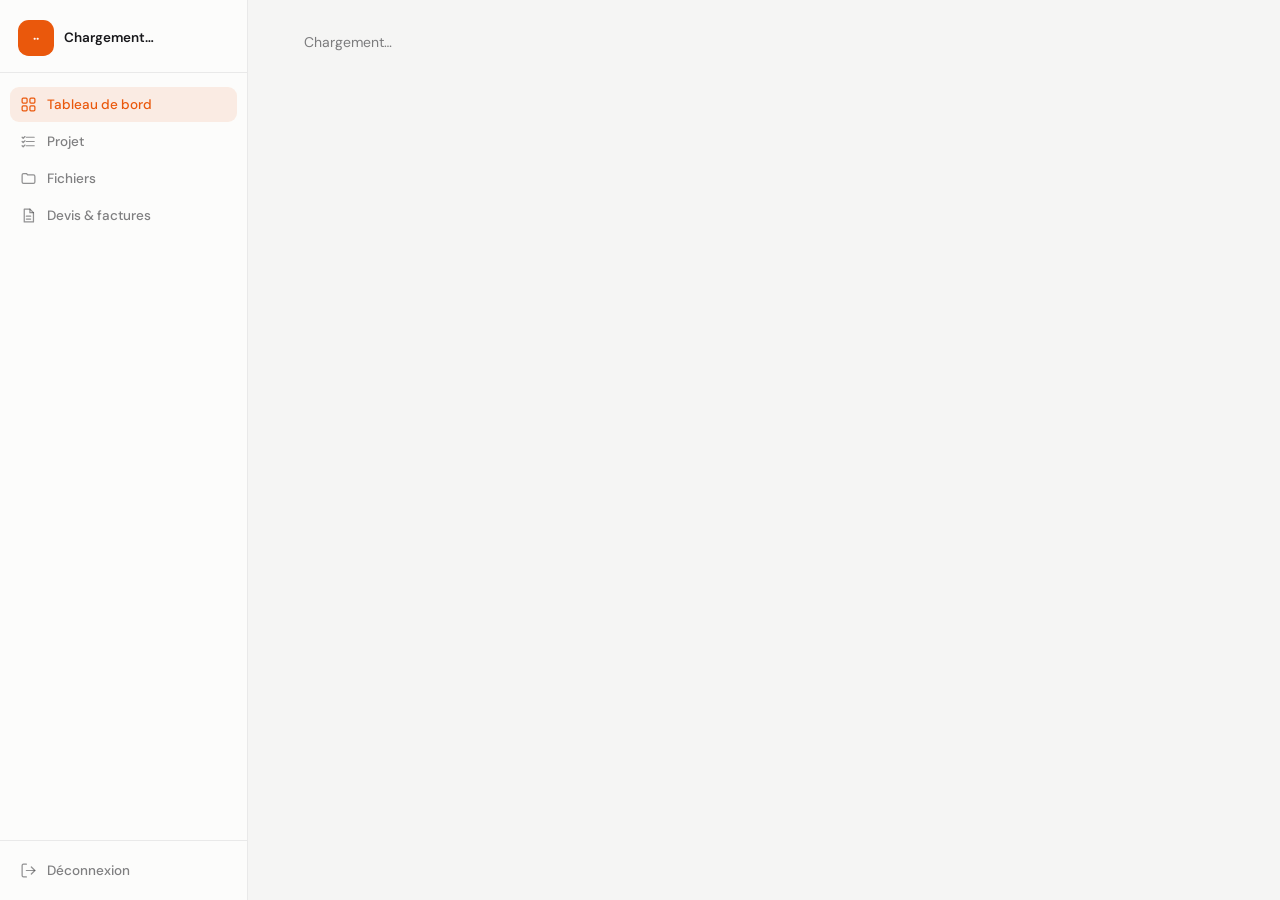
<file: espace-client/index.html>
<!doctype html>
<html lang="fr">
<head>
<meta charset="utf-8"/>
<meta name="viewport" content="width=device-width, initial-scale=1"/>
<title>Tableau de bord — Espace client</title>
<meta name="robots" content="noindex"/>
<link rel="preconnect" href="https://fonts.googleapis.com"/>
<link rel="preconnect" href="https://fonts.gstatic.com" crossorigin/>
<link href="https://fonts.googleapis.com/css2?family=DM+Sans:ital,wght@0,300;0,400;0,500;0,600;0,700;0,800;0,900;1,400&family=DM+Serif+Display:ital@0;1&display=swap" rel="stylesheet"/>
<link rel="stylesheet" href="/assets/espace-client.css?v=30"/>
</head>
<body>
<div class="app-shell">
  <div class="overlay" id="overlay"></div>
  <aside class="app-sidebar" id="sidebar">
    <div class="app-brand">
      <div class="avatar" id="brand-avatar">··</div>
      <div class="app-brand-text">
        <div class="app-brand-name" id="brand-name">Chargement…</div>
        <div class="app-brand-sub" id="brand-sub"></div>
      </div>
    </div>
    <nav class="app-nav">
      <a href="/espace-client/" class="nav-item active">
        <svg viewBox="0 0 24 24" fill="none" stroke="currentColor" stroke-width="1.75" stroke-linecap="round" stroke-linejoin="round"><rect x="3" y="3" width="7" height="7" rx="1.5"/><rect x="14" y="3" width="7" height="7" rx="1.5"/><rect x="3" y="14" width="7" height="7" rx="1.5"/><rect x="14" y="14" width="7" height="7" rx="1.5"/></svg>
        Tableau de bord
      </a>
      <a href="/espace-client/projet/" class="nav-item">
        <svg viewBox="0 0 24 24" fill="none" stroke="currentColor" stroke-width="1.75" stroke-linecap="round" stroke-linejoin="round"><path d="M9 6h11"/><path d="M9 12h11"/><path d="M9 18h11"/><path d="m3 6 1.5 1.5L7 5"/><path d="m3 12 1.5 1.5L7 11"/><path d="m3 18 1.5 1.5L7 17"/></svg>
        Projet
      </a>
      <a href="/espace-client/fichiers/" class="nav-item">
        <svg viewBox="0 0 24 24" fill="none" stroke="currentColor" stroke-width="1.75" stroke-linecap="round" stroke-linejoin="round"><path d="M3 7a2 2 0 0 1 2-2h4l2 2h8a2 2 0 0 1 2 2v8a2 2 0 0 1-2 2H5a2 2 0 0 1-2-2V7Z"/></svg>
        Fichiers
      </a>
      <a href="/espace-client/devis-factures/" class="nav-item">
        <svg viewBox="0 0 24 24" fill="none" stroke="currentColor" stroke-width="1.75" stroke-linecap="round" stroke-linejoin="round"><path d="M14 3v5h5"/><path d="M6 3h8l5 5v13H6z"/><path d="M9 13h6"/><path d="M9 17h6"/></svg>
        Devis &amp; factures
      </a>
    </nav>
    <div class="app-sidebar-bottom">
      <a href="#" class="nav-item" id="logout">
        <svg viewBox="0 0 24 24" fill="none" stroke="currentColor" stroke-width="1.75" stroke-linecap="round" stroke-linejoin="round"><path d="M9 21H5a2 2 0 0 1-2-2V5a2 2 0 0 1 2-2h4"/><path d="M16 17l5-5-5-5"/><path d="M21 12H9"/></svg>
        Déconnexion
      </a>
    </div>
  </aside>

  <div class="app-main">
    <div class="app-topbar">
      <button class="menu-btn" id="menu-btn">
        <svg viewBox="0 0 24 24" fill="none" stroke="currentColor" stroke-width="1.75" stroke-linecap="round" stroke-linejoin="round"><path d="M3 6h18"/><path d="M3 12h18"/><path d="M3 18h18"/></svg>
      </button>
      <strong style="font-size:14px">Tableau de bord</strong>
    </div>
    <div class="app-content">
      <div class="app-content-inner" id="content">
        <p class="sub">Chargement…</p>
      </div>
    </div>
  </div>
</div>

<script type="module">
import { supabase, requireSession } from '/assets/supabase-client.js';

const ICON_IMAGE = '<svg viewBox="0 0 24 24" fill="none" stroke="currentColor" stroke-width="1.75" stroke-linecap="round" stroke-linejoin="round"><rect x="3" y="4" width="18" height="16" rx="2"/><circle cx="8.5" cy="9.5" r="1.5"/><path d="m21 15-5-5L5 20"/></svg>';
const ICON_DOC = '<svg viewBox="0 0 24 24" fill="none" stroke="currentColor" stroke-width="1.75" stroke-linecap="round" stroke-linejoin="round"><path d="M14 3v5h5"/><path d="M6 3h8l5 5v13H6z"/><path d="M9 13h6"/><path d="M9 17h6"/></svg>';
const ICON_DOWNLOAD = '<svg viewBox="0 0 24 24" fill="none" stroke="currentColor" stroke-width="1.75" stroke-linecap="round" stroke-linejoin="round"><path d="M12 3v12"/><path d="m7 10 5 5 5-5"/><path d="M5 21h14"/></svg>';
const IMAGE_EXT = ['jpg', 'jpeg', 'png', 'gif', 'webp', 'svg'];
function fileIcon(nom) {
  const ext = (nom.split('.').pop() || '').toLowerCase();
  return IMAGE_EXT.includes(ext) ? ICON_IMAGE : ICON_DOC;
}
function initials(nom) {
  return nom.trim().split(/\s+/).map((w) => w[0]).slice(0, 2).join('').toUpperCase();
}

// Remplace window.alert (bloquant) par un message non bloquant en bas d'écran.
function showToast(message, type = 'error') {
  let toast = document.getElementById('toast');
  if (!toast) {
    toast = document.createElement('div');
    toast.id = 'toast';
    document.body.appendChild(toast);
  }
  toast.textContent = message;
  toast.className = `toast ${type} show`;
  clearTimeout(toast._timeout);
  toast._timeout = setTimeout(() => toast.classList.remove('show'), 4000);
}

const session = await requireSession('/espace-client/connexion/');
if (session) {
  const content = document.getElementById('content');

  const { data: client } = await supabase
    .from('clients')
    .select('id, nom, nom_projet')
    .eq('auth_user_id', session.user.id)
    .single();

  if (!client) {
    content.innerHTML = '<div class="msg error">Aucun profil client associé à ce compte.</div>';
  } else {
    document.getElementById('brand-avatar').textContent = initials(client.nom);
    document.getElementById('brand-name').textContent = client.nom;
    document.getElementById('brand-sub').textContent = client.nom_projet;

    const { data: project } = await supabase
      .from('projects')
      .select('id, nom, phase_actuelle, date_debut')
      .eq('client_id', client.id)
      .single();

    const { data: phases } = project
      ? await supabase.from('project_phases').select('nom_phase, statut, date_maj').eq('project_id', project.id).order('ordre', { ascending: true })
      : { data: [] };

    const { count: filesCount } = project
      ? await supabase.from('files').select('id', { count: 'exact', head: true }).eq('project_id', project.id)
      : { count: 0 };

    const { data: recentFiles } = project
      ? await supabase.from('files').select('id, nom, type, storage_path, date_upload').eq('project_id', project.id).order('date_upload', { ascending: false }).limit(2)
      : { data: [] };

    const allPhases = phases || [];
    const doneCount = allPhases.filter((p) => p.statut === 'terminee').length;
    const currentPhase = allPhases.find((p) => p.statut === 'en_cours') || allPhases[allPhases.length - 1];
    const lastActivity = allPhases.length
      ? [...allPhases].sort((a, b) => new Date(b.date_maj) - new Date(a.date_maj))[0]
      : null;
    const pct = allPhases.length ? Math.round((doneCount / allPhases.length) * 100) : 0;

    content.innerHTML = `
      <div class="page-header">
        <h1>Bonjour <em style="font-style:italic;color:var(--accent)">${client.nom}</em></h1>
        <p class="sub">Projet : ${project?.nom || client.nom_projet}</p>
      </div>

      <div class="stat-grid">
        <div class="stat-card">
          <div class="stat-label">Phase actuelle</div>
          <div class="stat-value" style="font-size:16px">${project?.phase_actuelle || currentPhase?.nom_phase || 'À définir'}</div>
          ${currentPhase ? `<div class="stat-foot"><span class="badge ${currentPhase.statut}">${currentPhase.statut.replace('_', ' ')}</span></div>` : ''}
        </div>
        <div class="stat-card">
          <div class="stat-label">Progression</div>
          <div class="stat-value">${doneCount}<small>/${allPhases.length || 0} phases</small></div>
          <div class="progress"><div class="progress-bar ${pct === 100 ? 'success' : ''}" style="width:${pct}%"></div></div>
        </div>
        <div class="stat-card">
          <div class="stat-label">Fichiers partagés</div>
          <div class="stat-value">${filesCount || 0}</div>
          ${recentFiles && recentFiles[0] ? `<div class="stat-foot">dernier ajout le ${new Date(recentFiles[0].date_upload).toLocaleDateString('fr-FR')}</div>` : ''}
        </div>
        <div class="stat-card">
          <div class="stat-label">Dernière activité</div>
          <div class="stat-value" style="font-size:16px">${lastActivity?.nom_phase || '—'}</div>
          ${lastActivity ? `<div class="stat-foot">${new Date(lastActivity.date_maj).toLocaleDateString('fr-FR')}</div>` : ''}
        </div>
      </div>

      <div class="section-card">
        <div class="section-head">
          <h2>Timeline du projet</h2>
          <a href="/espace-client/projet/">Voir tout →</a>
        </div>
        <div class="timeline">
          ${allPhases.length === 0 ? '<div class="empty-state"><p>Aucune phase enregistrée pour l\'instant.</p></div>' : allPhases.slice(0, 4).map((p, i) => `
            <div class="timeline-item ${p.statut}">
              <div class="timeline-rail"><div class="timeline-dot"></div>${i < Math.min(allPhases.length, 4) - 1 ? '<div class="timeline-line"></div>' : ''}</div>
              <div class="timeline-body">
                <div class="timeline-title-row"><span class="timeline-title"><span class="timeline-num">${i + 1}.</span>${p.nom_phase}</span><span class="badge ${p.statut}">${p.statut.replace('_', ' ')}</span></div>
                <div class="timeline-meta">${new Date(p.date_maj).toLocaleDateString('fr-FR')}</div>
              </div>
            </div>
          `).join('')}
        </div>
      </div>

      <div class="section-card">
        <div class="section-head">
          <h2>Fichiers récents</h2>
          <a href="/espace-client/fichiers/">Voir tout →</a>
        </div>
        <div class="file-list" id="recent-files">
          ${!recentFiles || recentFiles.length === 0 ? '<div class="empty-state"><p>Aucun fichier pour l\'instant.</p></div>' : recentFiles.map((f) => `
            <div class="file-item">
              <div class="file-icon">${fileIcon(f.nom)}</div>
              <div class="file-info">
                <div class="file-name">${f.nom}</div>
                <div class="file-meta">${f.type} · ${new Date(f.date_upload).toLocaleDateString('fr-FR')}</div>
              </div>
              <button class="file-download" data-path="${f.storage_path}">${ICON_DOWNLOAD}</button>
            </div>
          `).join('')}
        </div>
      </div>
    `;

    content.querySelectorAll('.file-download[data-path]').forEach((btn) => {
      btn.addEventListener('click', async () => {
        btn.disabled = true;
        const { data, error } = await supabase.storage.from('client-files').createSignedUrl(btn.dataset.path, 60);
        btn.disabled = false;
        if (error || !data) {
          showToast('Impossible de générer le lien de téléchargement.');
          return;
        }
        window.open(data.signedUrl, '_blank');
      });
    });
  }
}

document.getElementById('logout').addEventListener('click', async (e) => {
  e.preventDefault();
  await supabase.auth.signOut();
  window.location.href = '/espace-client/connexion/';
});
document.getElementById('menu-btn').addEventListener('click', () => {
  document.getElementById('sidebar').classList.toggle('open');
  document.getElementById('overlay').classList.toggle('on');
});
document.getElementById('overlay').addEventListener('click', () => {
  document.getElementById('sidebar').classList.remove('open');
  document.getElementById('overlay').classList.remove('on');
});
</script>
</body>
</html>
</file>
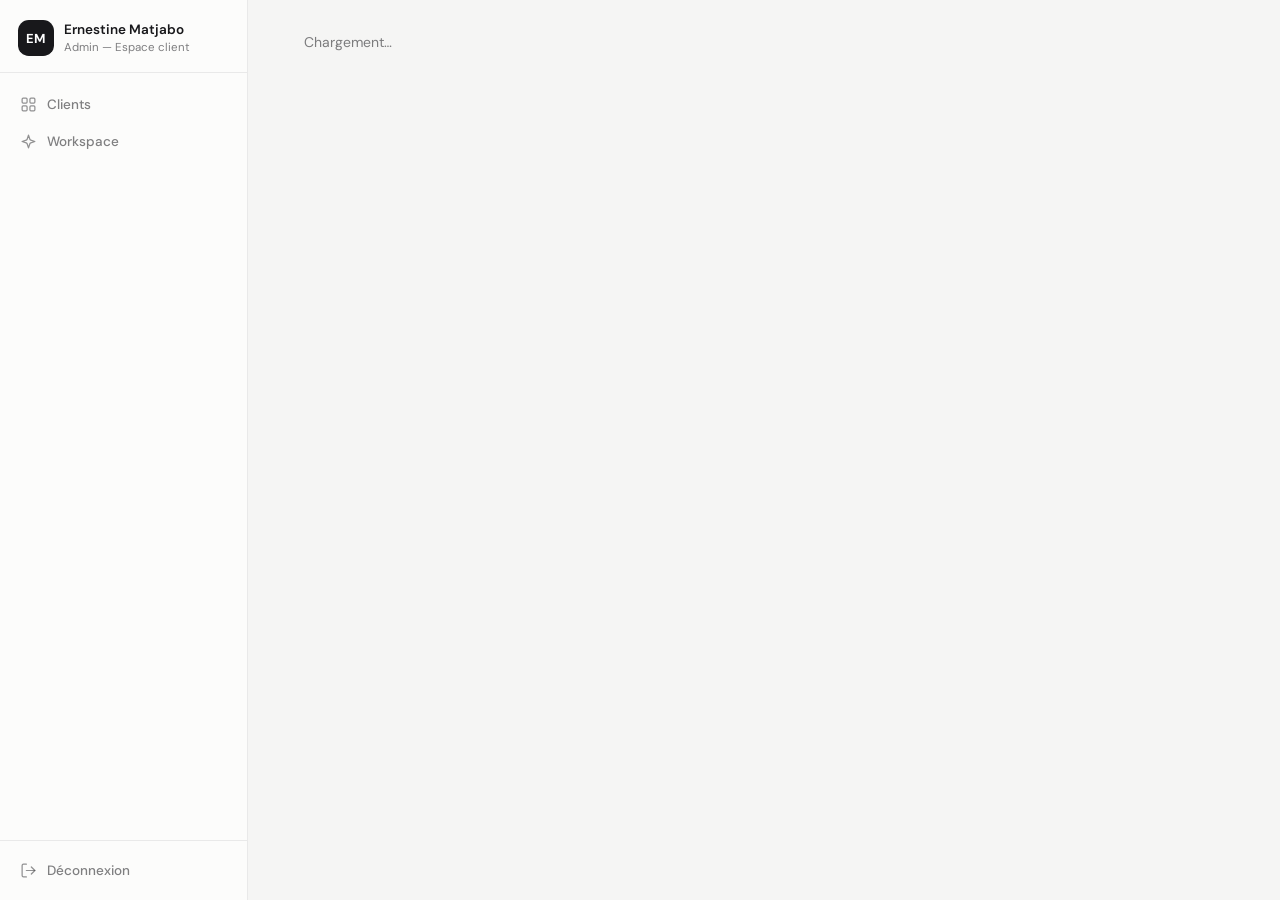
<file: admin/client/index.html>
<!doctype html>
<html lang="fr">
<head>
<meta charset="utf-8"/>
<meta name="viewport" content="width=device-width, initial-scale=1"/>
<title>Fiche client — Admin</title>
<meta name="robots" content="noindex"/>
<link rel="preconnect" href="https://fonts.googleapis.com"/>
<link rel="preconnect" href="https://fonts.gstatic.com" crossorigin/>
<link href="https://fonts.googleapis.com/css2?family=DM+Sans:ital,wght@0,300;0,400;0,500;0,600;0,700;0,800;0,900;1,400&family=DM+Serif+Display:ital@0;1&display=swap" rel="stylesheet"/>
<link rel="stylesheet" href="/assets/espace-client.css?v=30"/>
</head>
<body>
<div class="app-shell">
  <div class="overlay" id="overlay"></div>
  <aside class="app-sidebar" id="sidebar">
    <div class="app-brand">
      <div class="avatar" style="background:var(--text)">EM</div>
      <div class="app-brand-text">
        <div class="app-brand-name">Ernestine Matjabo</div>
        <div class="app-brand-sub">Admin — Espace client</div>
      </div>
    </div>
    <nav class="app-nav">
      <a href="/admin/" class="nav-item">
        <svg viewBox="0 0 24 24" fill="none" stroke="currentColor" stroke-width="1.75" stroke-linecap="round" stroke-linejoin="round"><rect x="3" y="3" width="7" height="7" rx="1.5"/><rect x="14" y="3" width="7" height="7" rx="1.5"/><rect x="3" y="14" width="7" height="7" rx="1.5"/><rect x="14" y="14" width="7" height="7" rx="1.5"/></svg>
        Clients
      </a>
      <a href="/admin/workspace/" class="nav-item">
        <svg viewBox="0 0 24 24" fill="none" stroke="currentColor" stroke-width="1.75" stroke-linecap="round" stroke-linejoin="round"><path d="m12 3-1.9 5.8a2 2 0 0 1-1.287 1.288L3 12l5.8 1.9a2 2 0 0 1 1.288 1.287L12 21l1.9-5.8a2 2 0 0 1 1.287-1.288L21 12l-5.8-1.9a2 2 0 0 1-1.288-1.287Z"/></svg>
        Workspace
      </a>
    </nav>
    <div class="app-sidebar-bottom">
      <a href="#" class="nav-item" id="logout">
        <svg viewBox="0 0 24 24" fill="none" stroke="currentColor" stroke-width="1.75" stroke-linecap="round" stroke-linejoin="round"><path d="M9 21H5a2 2 0 0 1-2-2V5a2 2 0 0 1 2-2h4"/><path d="M16 17l5-5-5-5"/><path d="M21 12H9"/></svg>
        Déconnexion
      </a>
    </div>
  </aside>

  <div class="app-main">
    <div class="app-topbar">
      <button class="menu-btn" id="menu-btn">
        <svg viewBox="0 0 24 24" fill="none" stroke="currentColor" stroke-width="1.75" stroke-linecap="round" stroke-linejoin="round"><path d="M3 6h18"/><path d="M3 12h18"/><path d="M3 18h18"/></svg>
      </button>
      <strong style="font-size:14px">Fiche client</strong>
    </div>
    <div class="app-content">
      <div class="app-content-inner" id="content">
        <p class="sub">Chargement…</p>
      </div>
    </div>
  </div>
</div>

<div class="modal-overlay" id="phase-modal-overlay">
  <div class="modal">
    <button class="modal-close" id="phase-modal-close" aria-label="Fermer">
      <svg viewBox="0 0 24 24" fill="none" stroke="currentColor" stroke-width="2" stroke-linecap="round" stroke-linejoin="round"><path d="M18 6 6 18"/><path d="m6 6 12 12"/></svg>
    </button>
    <div class="modal-header" id="phase-modal-header"></div>
    <div class="modal-body" id="phase-modal-body"></div>
  </div>
</div>

<script type="module">
import { supabase, requireAdminSession, callFunction } from '/assets/supabase-client.js';

const ICON_IMAGE = '<svg viewBox="0 0 24 24" fill="none" stroke="currentColor" stroke-width="1.75" stroke-linecap="round" stroke-linejoin="round"><rect x="3" y="4" width="18" height="16" rx="2"/><circle cx="8.5" cy="9.5" r="1.5"/><path d="m21 15-5-5L5 20"/></svg>';
const ICON_DOC = '<svg viewBox="0 0 24 24" fill="none" stroke="currentColor" stroke-width="1.75" stroke-linecap="round" stroke-linejoin="round"><path d="M14 3v5h5"/><path d="M6 3h8l5 5v13H6z"/><path d="M9 13h6"/><path d="M9 17h6"/></svg>';
const ICON_DOWNLOAD = '<svg viewBox="0 0 24 24" fill="none" stroke="currentColor" stroke-width="1.75" stroke-linecap="round" stroke-linejoin="round"><path d="M12 3v12"/><path d="m7 10 5 5 5-5"/><path d="M5 21h14"/></svg>';
const ICON_TRASH = '<svg viewBox="0 0 24 24" fill="none" stroke="currentColor" stroke-width="1.75" stroke-linecap="round" stroke-linejoin="round"><path d="M3 6h18"/><path d="M8 6V4a2 2 0 0 1 2-2h4a2 2 0 0 1 2 2v2"/><path d="M19 6l-1 14a2 2 0 0 1-2 2H8a2 2 0 0 1-2-2L5 6"/></svg>';
const ICON_LINK = '<svg viewBox="0 0 24 24" fill="none" stroke="currentColor" stroke-width="1.75" stroke-linecap="round" stroke-linejoin="round"><path d="M10 13a5 5 0 0 0 7.54.54l3-3a5 5 0 0 0-7.07-7.07l-1.72 1.71"/><path d="M14 11a5 5 0 0 0-7.54-.54l-3 3a5 5 0 0 0 7.07 7.07l1.71-1.71"/></svg>';
const ICON_EDIT = '<svg viewBox="0 0 24 24" fill="none" stroke="currentColor" stroke-width="1.75" stroke-linecap="round" stroke-linejoin="round"><path d="M17 3a2.85 2.85 0 1 1 4 4L7.5 20.5 2 22l1.5-5.5Z"/><path d="m15 5 4 4"/></svg>';
const IMAGE_EXT = ['jpg', 'jpeg', 'png', 'gif', 'webp', 'svg'];
const TAG_OPTIONS = [
  { name: 'Kick-off', bg: 'rgba(37,99,235,0.14)', color: '#2563eb' },
  { name: 'UX', bg: 'rgba(91,76,245,0.12)', color: '#5b4cf5' },
  { name: 'Design', bg: 'rgba(217,70,239,0.13)', color: '#a21caf' },
  { name: 'Dev', bg: 'rgba(48,164,108,0.16)', color: '#1f8a57' },
  { name: 'Contenu', bg: 'rgba(20,184,166,0.16)', color: '#0f766e' },
  { name: 'SEO', bg: 'rgba(6,182,212,0.15)', color: '#0e7490' },
  { name: 'Report', bg: 'rgba(217,164,65,0.18)', color: '#9a6b0a' },
  { name: 'Urgent', bg: 'rgba(229,72,77,0.13)', color: '#c53d41' },
];
function tagStyle(tag) {
  return TAG_OPTIONS.find((t) => t.name === tag) || { bg: 'var(--chip-bg)', color: 'var(--text2)' };
}
function renderTags(tags) {
  return (tags || []).length
    ? `<div class="kanban-tags">${tags.map((t) => `<span class="kanban-tag" style="background:${tagStyle(t).bg};color:${tagStyle(t).color}">${t}</span>`).join('')}</div>`
    : '';
}
const PHASE_COLUMNS = [
  { statut: 'a_venir', label: 'À venir' },
  { statut: 'en_cours', label: 'En cours' },
  { statut: 'terminee', label: 'Terminé' },
];
function fileIcon(nom) {
  const ext = (nom.split('.').pop() || '').toLowerCase();
  return IMAGE_EXT.includes(ext) ? ICON_IMAGE : ICON_DOC;
}
function initials(nom) {
  return nom.trim().split(/\s+/).map((w) => w[0]).slice(0, 2).join('').toUpperCase();
}
function formatBytes(bytes) {
  if (!bytes) return '';
  const kb = bytes / 1024;
  return kb < 1024 ? `${Math.round(kb)} Ko` : `${(kb / 1024).toFixed(1)} Mo`;
}
function money(n) {
  return Number(n).toLocaleString('fr-FR', { minimumFractionDigits: 2, maximumFractionDigits: 2 }) + ' €';
}
function escapeHtml(str) {
  return str.replace(/[&<>"']/g, (c) => ({ '&': '&amp;', '<': '&lt;', '>': '&gt;', '"': '&quot;', "'": '&#39;' }[c]));
}
function renderInline(text) {
  return escapeHtml(text).replace(/\*\*(.+?)\*\*/g, '<strong>$1</strong>');
}
// Rendu "markdown-lite" des comptes-rendus : titres (#, ##, ###), listes (-, *, •,
// avec indentation pour l'imbrication) et gras (**texte**), sinon simples paragraphes
// avec sauts de ligne préservés.
function renderNoteContent(raw) {
  const lines = raw.split('\n');
  let html = '';
  let listDepth = 0;
  let paragraph = [];
  const flushParagraph = () => {
    if (paragraph.length) { html += `<p>${paragraph.join('<br>')}</p>`; paragraph = []; }
  };
  const closeLists = () => { while (listDepth > 0) { html += '</ul>'; listDepth--; } };

  lines.forEach((line) => {
    const trimmed = line.trim();
    if (trimmed === '') { flushParagraph(); closeLists(); return; }

    const heading = trimmed.match(/^(#{1,3})\s+(.*)$/);
    if (heading) {
      flushParagraph(); closeLists();
      const level = heading[1].length + 2;
      html += `<h${level}>${renderInline(heading[2])}</h${level}>`;
      return;
    }

    const bullet = line.match(/^(\s*)[-*•]\s+(.*)$/);
    if (bullet) {
      flushParagraph();
      const depth = Math.min(Math.floor(bullet[1].length / 2) + 1, 4);
      while (listDepth < depth) { html += '<ul>'; listDepth++; }
      while (listDepth > depth) { html += '</ul>'; listDepth--; }
      html += `<li>${renderInline(bullet[2])}</li>`;
      return;
    }

    closeLists();
    paragraph.push(renderInline(trimmed));
  });
  flushParagraph();
  closeLists();
  return html;
}
async function downloadPath(path, btn) {
  btn.disabled = true;
  const { data, error } = await supabase.storage.from('client-files').createSignedUrl(path, 60);
  btn.disabled = false;
  if (error || !data) { showToast('Impossible de générer le lien de téléchargement.'); return; }
  window.open(data.signedUrl, '_blank');
}

// Confirmation de suppression sans dialogue natif (window.confirm bloque tout
// le rendu de la page) : premier clic arme le bouton (rouge, 3s), second clic confirme.
function wireDeleteConfirm(btn, onConfirm) {
  let timeout;
  btn.addEventListener('click', () => {
    if (btn.dataset.armed !== 'true') {
      btn.dataset.armed = 'true';
      btn.classList.add('confirm-armed');
      timeout = setTimeout(() => {
        btn.dataset.armed = 'false';
        btn.classList.remove('confirm-armed');
      }, 3000);
      return;
    }
    clearTimeout(timeout);
    btn.disabled = true;
    onConfirm();
  });
}

// Remplace window.alert (bloquant) par un message non bloquant en bas d'écran.
function showToast(message, type = 'error') {
  let toast = document.getElementById('toast');
  if (!toast) {
    toast = document.createElement('div');
    toast.id = 'toast';
    document.body.appendChild(toast);
  }
  toast.textContent = message;
  toast.className = `toast ${type} show`;
  clearTimeout(toast._timeout);
  toast._timeout = setTimeout(() => toast.classList.remove('show'), 4000);
}

const session = await requireAdminSession();
if (session) {
  const params = new URLSearchParams(location.search);
  const clientId = params.get('id');
  const content = document.getElementById('content');
  document.body.classList.add('hide-sidebar');
  let docsTab = 'fichiers';

  if (!clientId) {
    content.innerHTML = '<div class="msg error">Client introuvable.</div>';
  } else {
    await render();
  }

  async function render() {
    const { data: client } = await supabase.from('clients').select('*').eq('id', clientId).single();
    const { data: project } = await supabase.from('projects').select('*').eq('client_id', clientId).single();
    const { data: phases } = project
      ? await supabase.from('project_phases').select('*').eq('project_id', project.id).order('ordre')
      : { data: [] };
    const phaseIds = (phases || []).map((p) => p.id);
    const { data: phaseTaskCounts } = phaseIds.length
      ? await supabase.from('project_tasks').select('phase_id, fait').in('phase_id', phaseIds)
      : { data: [] };
    const taskStats = {};
    (phaseTaskCounts || []).forEach((t) => {
      taskStats[t.phase_id] = taskStats[t.phase_id] || { total: 0, done: 0 };
      taskStats[t.phase_id].total++;
      if (t.fait) taskStats[t.phase_id].done++;
    });
    const { data: files } = project
      ? await supabase.from('files').select('*').eq('project_id', project.id).is('phase_id', null).order('date_upload', { ascending: false })
      : { data: [] };
    const { data: quotes } = project
      ? await supabase.from('quotes').select('*').eq('project_id', project.id).order('created_at', { ascending: false })
      : { data: [] };
    const { data: invoices } = project
      ? await supabase.from('invoices').select('*').eq('project_id', project.id).order('created_at', { ascending: false })
      : { data: [] };

    content.innerHTML = `
      <div class="compact-view">
      <p class="sub" style="margin-bottom:16px;display:flex;gap:14px;align-items:center">
        <a href="/admin/">← Clients</a>
        <span style="margin-left:auto;display:flex;gap:14px">
          <a href="/admin/workspace/">Workspace</a>
          <a href="#" id="fiche-logout-inline">Déconnexion</a>
        </span>
      </p>
      <div class="page-header" style="display:flex;align-items:center;justify-content:space-between;gap:14px;flex-wrap:wrap">
        <div style="display:flex;align-items:center;gap:14px">
          <div class="avatar" style="width:44px;height:44px;font-size:15px;background:var(--accent)">${initials(client.nom)}</div>
          <div>
            <h1 style="margin:0">${client.nom}</h1>
            <p class="sub" style="margin:2px 0 0;display:flex;align-items:center;gap:6px;flex-wrap:wrap">
              ${client.email} · ${client.nom_projet} ·
              <select class="badge ${client.statut}" id="client-statut">
                <option value="onboarding" ${client.statut === 'onboarding' ? 'selected' : ''}>onboarding</option>
                <option value="actif" ${client.statut === 'actif' ? 'selected' : ''}>actif</option>
                <option value="archive" ${client.statut === 'archive' ? 'selected' : ''}>archivé</option>
              </select>
            </p>
          </div>
        </div>
      </div>

      <div class="section-card">
        <div class="section-head"><h2>Phases</h2></div>
        <div class="kanban-board" id="phases-board">
          ${PHASE_COLUMNS.map((col) => {
            const colPhases = (phases || []).filter((p) => p.statut === col.statut);
            return `
            <div class="kanban-column" data-statut="${col.statut}">
              <div class="kanban-column-head">
                <span class="kanban-column-dot ${col.statut}"></span>
                <span class="kanban-column-title">${col.label}</span>
                <span class="kanban-column-count">${colPhases.length}</span>
              </div>
              <div class="kanban-cards" data-statut="${col.statut}">
                ${colPhases.map((p) => {
                  const stats = taskStats[p.id];
                  const pct = stats && stats.total ? Math.round((stats.done / stats.total) * 100) : null;
                  return `
                  <div class="kanban-card" draggable="true" data-phase-id="${p.id}">
                    ${renderTags(p.tags)}
                    <div class="kanban-card-title">${p.nom_phase}</div>
                    ${pct !== null ? `
                    <div class="kanban-progress-row">
                      <div class="progress"><div class="progress-bar ${pct === 100 ? 'success' : ''}" style="width:${pct}%"></div></div>
                      <span class="kanban-progress-label">${stats.done}/${stats.total}</span>
                    </div>` : ''}
                    <div class="kanban-card-foot">
                      <span class="kanban-card-date">${new Date(p.date_maj).toLocaleDateString('fr-FR')}</span>
                    </div>
                  </div>
                `;
                }).join('')}
              </div>
            </div>
            `;
          }).join('')}
        </div>
        <form id="add-phase-form" style="margin-top:16px;display:flex;gap:8px;align-items:flex-end">
          <div style="flex:1"><label for="nom_phase">Nouvelle phase</label><input type="text" id="nom_phase" required style="margin:0"/></div>
          <button type="submit" class="btn-secondary">Ajouter</button>
        </form>
      </div>

      <div class="section-card">
        <div class="filter-tabs" id="docs-tabs">
          <button type="button" class="filter-tab ${docsTab === 'fichiers' ? 'active' : ''}" data-tab="fichiers">Fichiers</button>
          <button type="button" class="filter-tab ${docsTab === 'devis' ? 'active' : ''}" data-tab="devis">Devis</button>
          <button type="button" class="filter-tab ${docsTab === 'factures' ? 'active' : ''}" data-tab="factures">Factures</button>
        </div>

        ${docsTab === 'fichiers' ? `
        <div class="file-list" id="files-list">
          ${(files || []).map((f) => `
            <div class="file-item">
              <div class="file-icon">${fileIcon(f.nom)}</div>
              <div class="file-info">
                <div class="file-name">${f.nom}</div>
                <div class="file-meta">${f.type}${f.size_bytes ? ' · ' + formatBytes(f.size_bytes) : ''} · ${new Date(f.date_upload).toLocaleDateString('fr-FR')}</div>
              </div>
              <div class="file-actions">
                <button class="file-download" data-path="${f.storage_path}" title="Télécharger">${ICON_DOWNLOAD}</button>
                <button class="file-download file-delete" data-file-id="${f.id}" data-path="${f.storage_path}" title="Supprimer">${ICON_TRASH}</button>
              </div>
            </div>
          `).join('') || '<p class="sub" style="margin:0">Aucun fichier.</p>'}
        </div>
        <form id="upload-form" style="margin-top:16px">
          <label for="file-input">Ajouter un fichier</label>
          <input type="file" id="file-input" required style="margin-bottom:16px"/>
          <button type="submit" class="btn-primary" id="upload-btn" style="width:auto">Uploader et notifier le client</button>
        </form>
        ` : ''}

        ${docsTab === 'devis' ? `
        <div id="quotes-list">
          ${(quotes || []).map((q) => `
            <div class="doc-item">
              <div class="file-icon">${ICON_DOC}</div>
              <div class="file-info">
                <div class="doc-amount">${money(q.montant)}</div>
                <div class="doc-meta">${new Date(q.created_at).toLocaleDateString('fr-FR')}</div>
              </div>
              <select class="badge ${q.statut}" data-quote-id="${q.id}">
                <option value="envoye" ${q.statut === 'envoye' ? 'selected' : ''}>envoyé</option>
                <option value="accepte" ${q.statut === 'accepte' ? 'selected' : ''}>accepté</option>
                <option value="refuse" ${q.statut === 'refuse' ? 'selected' : ''}>refusé</option>
              </select>
              <button class="file-download" data-path="${q.storage_path}" title="Télécharger">${ICON_DOWNLOAD}</button>
            </div>
          `).join('') || '<p class="sub" style="margin:0">Aucun devis.</p>'}
        </div>
        <form id="quote-form" style="margin-top:16px;display:flex;gap:8px;align-items:flex-end;flex-wrap:wrap">
          <div><label for="quote-montant">Montant (€)</label><input type="text" inputmode="decimal" id="quote-montant" required style="margin:0;width:120px"/></div>
          <div style="flex:1;min-width:180px"><label for="quote-file">Fichier PDF</label><input type="file" id="quote-file" accept="application/pdf" required style="margin:0"/></div>
          <button type="submit" class="btn-primary" style="width:auto">Envoyer le devis</button>
        </form>
        ` : ''}

        ${docsTab === 'factures' ? `
        <div id="invoices-list">
          ${(invoices || []).map((inv) => `
            <div class="doc-item">
              <div class="file-icon">${ICON_DOC}</div>
              <div class="file-info">
                <div class="doc-amount">${money(inv.montant)}</div>
                <div class="doc-meta">${new Date(inv.created_at).toLocaleDateString('fr-FR')}</div>
              </div>
              <select class="badge ${inv.statut}" data-invoice-id="${inv.id}">
                <option value="envoyee" ${inv.statut === 'envoyee' ? 'selected' : ''}>envoyée</option>
                <option value="payee" ${inv.statut === 'payee' ? 'selected' : ''}>payée</option>
              </select>
              <button class="file-download" data-path="${inv.storage_path}" title="Télécharger">${ICON_DOWNLOAD}</button>
            </div>
          `).join('') || '<p class="sub" style="margin:0">Aucune facture.</p>'}
        </div>
        <form id="invoice-form" style="margin-top:16px;display:flex;gap:8px;align-items:flex-end;flex-wrap:wrap">
          <div><label for="invoice-montant">Montant (€)</label><input type="text" inputmode="decimal" id="invoice-montant" required style="margin:0;width:120px"/></div>
          <div style="flex:1;min-width:180px"><label for="invoice-file">Fichier PDF</label><input type="file" id="invoice-file" accept="application/pdf" required style="margin:0"/></div>
          <button type="submit" class="btn-primary" style="width:auto">Envoyer la facture</button>
        </form>
        ` : ''}
      </div>
      </div>
    `;

    document.getElementById('client-statut').addEventListener('change', async (e) => {
      const sel = e.target;
      sel.disabled = true;
      await supabase.from('clients').update({ statut: sel.value }).eq('id', clientId);
      sel.classList.remove('onboarding', 'actif', 'archive');
      sel.classList.add(sel.value);
      sel.disabled = false;
    });

    document.getElementById('fiche-logout-inline').addEventListener('click', async (e) => {
      e.preventDefault();
      await supabase.auth.signOut();
      window.location.href = '/admin/';
    });

    document.querySelectorAll('#docs-tabs .filter-tab').forEach((btn) => {
      btn.addEventListener('click', () => {
        docsTab = btn.dataset.tab;
        render();
      });
    });

    // ── Phases : kanban drag-and-drop (statut + réordonnancement) ──────────
    async function changeStatut(phaseId, statut) {
      const p = phases.find((ph) => ph.id === phaseId);
      await supabase.from('project_phases').update({ statut, date_maj: new Date().toISOString() }).eq('id', phaseId);
      if (statut === 'en_cours') {
        await supabase.from('projects').update({ phase_actuelle: p.nom_phase }).eq('id', project.id);
      }
      try {
        await callFunction('notify-update', { client_id: clientId, type: 'phase_update', nom_phase: p.nom_phase, statut });
      } catch {}
    }

    let draggedPhaseId = null;

    async function handleCardDrop(targetCardId, targetStatut) {
      if (!draggedPhaseId) return;
      const dragged = phases.find((p) => p.id === draggedPhaseId);
      const oldStatut = dragged.statut;
      const ids = phases.map((p) => p.id);
      const fromIdx = ids.indexOf(draggedPhaseId);
      ids.splice(fromIdx, 1);

      let insertIdx;
      if (targetCardId && targetCardId !== draggedPhaseId) {
        insertIdx = ids.indexOf(targetCardId);
      } else {
        const remaining = phases.filter((p) => p.id !== draggedPhaseId);
        let lastIdxOfCol = -1;
        remaining.forEach((p, idx) => { if (p.statut === targetStatut) lastIdxOfCol = idx; });
        insertIdx = lastIdxOfCol + 1;
      }
      ids.splice(insertIdx, 0, draggedPhaseId);
      draggedPhaseId = null;

      await Promise.all(ids.map((id, idx) => supabase.from('project_phases').update({ ordre: idx + 1 }).eq('id', id)));
      if (oldStatut !== targetStatut) await changeStatut(dragged.id, targetStatut);
      await render();
    }

    content.querySelectorAll('.kanban-card[data-phase-id]').forEach((card) => {
      card.addEventListener('dragstart', (e) => {
        draggedPhaseId = card.dataset.phaseId;
        e.dataTransfer.effectAllowed = 'move';
        card.classList.add('dragging');
      });
      card.addEventListener('dragend', () => {
        content.querySelectorAll('.kanban-card, .kanban-cards').forEach((el) => el.classList.remove('dragging', 'drag-over'));
      });
      card.addEventListener('dragover', (e) => {
        if (!draggedPhaseId || draggedPhaseId === card.dataset.phaseId) return;
        e.preventDefault();
        e.stopPropagation();
        card.classList.add('drag-over');
      });
      card.addEventListener('dragleave', () => card.classList.remove('drag-over'));
      card.addEventListener('drop', async (e) => {
        e.preventDefault();
        e.stopPropagation();
        card.classList.remove('drag-over');
        await handleCardDrop(card.dataset.phaseId, card.closest('.kanban-column').dataset.statut);
      });
    });

    content.querySelectorAll('.kanban-cards').forEach((col) => {
      col.addEventListener('dragover', (e) => {
        if (!draggedPhaseId) return;
        e.preventDefault();
        col.classList.add('drag-over');
      });
      col.addEventListener('dragleave', () => col.classList.remove('drag-over'));
      col.addEventListener('drop', async (e) => {
        if (e.target !== col) return;
        e.preventDefault();
        col.classList.remove('drag-over');
        await handleCardDrop(null, col.dataset.statut);
      });
    });

    async function renderPhaseDetail(phaseId) {
      const box = document.getElementById('phase-modal-body');
      box.innerHTML = '<p class="sub" style="margin:0">Chargement…</p>';

      const [{ data: notes }, { data: phaseFiles }, { data: tasks }, { data: phaseLinks }] = await Promise.all([
        supabase.from('project_phase_notes').select('id, contenu, created_at').eq('phase_id', phaseId).order('created_at', { ascending: false }),
        supabase.from('files').select('id, nom, type, storage_path, date_upload, size_bytes').eq('phase_id', phaseId).order('date_upload', { ascending: false }),
        supabase.from('project_tasks').select('id, titre, responsable, delai, fait').eq('phase_id', phaseId).order('created_at', { ascending: true }),
        supabase.from('phase_links').select('id, titre, url, created_at').eq('phase_id', phaseId).order('created_at', { ascending: false }),
      ]);

      const today = new Date().toISOString().slice(0, 10);
      const currentPhase = phases.find((p) => p.id === phaseId);

      box.innerHTML = `
        <div class="phase-detail-section">
          <div class="phase-detail-label">Tags</div>
          <div class="tag-picker">
            ${TAG_OPTIONS.map((t) => `
              <button type="button" class="tag-toggle ${(currentPhase.tags || []).includes(t.name) ? 'active' : ''}" data-tag="${t.name}" style="--tag-bg:${t.bg};--tag-color:${t.color}">${t.name}</button>
            `).join('')}
          </div>
        </div>
        <div class="phase-detail-section">
          <div class="phase-detail-label">Tâches</div>
          <div class="task-list" id="tasks-${phaseId}">
            ${(tasks || []).length === 0 ? '<p class="sub" style="margin:0;font-size:13px">Aucune tâche pour l\'instant.</p>' : (tasks || []).map((t) => `
              <div class="task-item">
                <input type="checkbox" class="task-check" data-task-id="${t.id}" ${t.fait ? 'checked' : ''}/>
                <div class="task-info">
                  <div class="task-title ${t.fait ? 'done' : ''}">${t.titre}</div>
                  <div class="task-meta ${!t.fait && t.delai && t.delai < today ? 'overdue' : ''}">${[t.responsable, t.delai ? `échéance ${new Date(t.delai).toLocaleDateString('fr-FR')}` : null].filter(Boolean).join(' · ')}</div>
                </div>
                <button class="file-download file-delete" data-task-id="${t.id}" title="Supprimer">${ICON_TRASH}</button>
              </div>
            `).join('')}
          </div>
          <form class="task-form" data-phase-id="${phaseId}" style="margin-top:12px;display:flex;gap:8px;align-items:flex-end;flex-wrap:wrap">
            <div style="flex:1;min-width:160px"><label>Titre</label><input type="text" class="task-titre" style="margin:0"/></div>
            <div style="width:140px"><label>Responsable</label><input type="text" class="task-responsable" style="margin:0"/></div>
            <div style="width:150px"><label>Délai</label><input type="date" class="task-delai" style="margin:0"/></div>
            <button type="submit" class="btn-secondary">Ajouter</button>
          </form>
        </div>
        <div class="phase-detail-section">
          <div class="phase-detail-label">Comptes-rendus</div>
          <div id="notes-${phaseId}">
            ${(notes || []).length === 0 ? '<p class="sub" style="margin:0;font-size:13px">Aucune note pour l\'instant.</p>' : (notes || []).map((n) => `
              <div class="note-item">
                <div class="note-item-head">
                  <div class="note-content">${renderNoteContent(n.contenu)}</div>
                  <div class="file-actions">
                    <button class="file-download note-edit" data-note-id="${n.id}" title="Modifier">${ICON_EDIT}</button>
                    <button class="file-download file-delete" data-note-id="${n.id}" title="Supprimer">${ICON_TRASH}</button>
                  </div>
                </div>
                <div class="meta">${new Date(n.created_at).toLocaleDateString('fr-FR')}</div>
              </div>
            `).join('')}
          </div>
          <form class="note-form" data-phase-id="${phaseId}" data-editing-id="">
            <label class="note-form-label">Ajouter un compte-rendu</label>
            <textarea class="note-textarea" rows="6" placeholder="Collez ou rédigez votre compte-rendu ici… (astuce : # Titre, - liste, **gras**)"></textarea>
            <div style="margin-top:10px;display:flex;gap:8px">
              <button type="submit" class="btn-secondary note-submit">Ajouter</button>
              <button type="button" class="btn-secondary note-cancel" style="display:none">Annuler</button>
            </div>
          </form>
        </div>
        <div class="phase-detail-section">
          <div class="phase-detail-label">Fichiers de cette phase</div>
          <div class="file-list">
            ${(phaseFiles || []).length === 0 ? '<p class="sub" style="margin:0;font-size:13px">Aucun fichier.</p>' : (phaseFiles || []).map((f) => `
              <div class="file-item">
                <div class="file-icon">${fileIcon(f.nom)}</div>
                <div class="file-info">
                  <div class="file-name">${f.nom}</div>
                  <div class="file-meta">${formatBytes(f.size_bytes)}${f.size_bytes ? ' · ' : ''}${new Date(f.date_upload).toLocaleDateString('fr-FR')}</div>
                </div>
                <div class="file-actions">
                  <button class="file-download" data-path="${f.storage_path}" title="Télécharger">${ICON_DOWNLOAD}</button>
                  <button class="file-download file-delete" data-file-id="${f.id}" data-path="${f.storage_path}" title="Supprimer">${ICON_TRASH}</button>
                </div>
              </div>
            `).join('')}
          </div>
          <form class="phase-upload-form" data-phase-id="${phaseId}" style="margin-top:12px">
            <input type="file" style="margin-bottom:10px"/>
            <button type="submit" class="btn-secondary">Ajouter un fichier</button>
          </form>
        </div>
        <div class="phase-detail-section">
          <div class="phase-detail-label">Liens</div>
          <div class="file-list">
            ${(phaseLinks || []).length === 0 ? '<p class="sub" style="margin:0;font-size:13px">Aucun lien.</p>' : (phaseLinks || []).map((l) => `
              <div class="file-item">
                <div class="file-icon">${ICON_LINK}</div>
                <div class="file-info">
                  <div class="file-name">${l.titre}</div>
                  <div class="file-meta">${new Date(l.created_at).toLocaleDateString('fr-FR')}</div>
                </div>
                <div class="file-actions">
                  <a class="file-download" href="${l.url}" target="_blank" rel="noopener" title="Ouvrir">${ICON_LINK}</a>
                  <button class="file-download file-delete" data-link-id="${l.id}" title="Supprimer">${ICON_TRASH}</button>
                </div>
              </div>
            `).join('')}
          </div>
          <form class="phase-link-form" data-phase-id="${phaseId}" style="margin-top:12px;display:flex;gap:8px;align-items:flex-end;flex-wrap:wrap">
            <div style="flex:1;min-width:160px"><label>Titre</label><input type="text" class="link-titre" style="margin:0" placeholder="Preprod ENERG-FLUIDE"/></div>
            <div style="flex:2;min-width:220px"><label>URL</label><input type="url" class="link-url" style="margin:0" placeholder="https://..."/></div>
            <button type="submit" class="btn-secondary">Partager</button>
          </form>
        </div>
      `;

      box.querySelectorAll('.file-download[data-path]:not(.file-delete)').forEach((btn) => {
        btn.addEventListener('click', () => downloadPath(btn.dataset.path, btn));
      });
      box.querySelectorAll('.file-delete[data-path]').forEach((btn) => {
        wireDeleteConfirm(btn, async () => {
          await supabase.storage.from('client-files').remove([btn.dataset.path]);
          await supabase.from('files').delete().eq('id', btn.dataset.fileId);
          renderPhaseDetail(phaseId);
        });
      });
      box.querySelectorAll('.file-delete[data-link-id]').forEach((btn) => {
        wireDeleteConfirm(btn, async () => {
          await supabase.from('phase_links').delete().eq('id', btn.dataset.linkId);
          renderPhaseDetail(phaseId);
        });
      });
      box.querySelector('.phase-link-form').addEventListener('submit', async (e) => {
        e.preventDefault();
        const form = e.target;
        const titre = form.querySelector('.link-titre').value.trim();
        const url = form.querySelector('.link-url').value.trim();
        if (!titre || !url) { showToast('Indiquez un titre et une URL avant de partager.'); return; }
        await supabase.from('phase_links').insert({ project_id: project.id, phase_id: phaseId, titre, url });
        await callFunction('notify-update', { client_id: clientId, type: 'new_link', titre_lien: titre, nom_phase: currentPhase.nom_phase });
        renderPhaseDetail(phaseId);
      });
      box.querySelectorAll('.task-check').forEach((cb) => {
        cb.addEventListener('change', async () => {
          cb.disabled = true;
          await supabase.from('project_tasks').update({ fait: cb.checked }).eq('id', cb.dataset.taskId);
          await render();
          renderPhaseDetail(phaseId);
        });
      });
      box.querySelectorAll('.task-item .file-delete[data-task-id]').forEach((btn) => {
        wireDeleteConfirm(btn, async () => {
          await supabase.from('project_tasks').delete().eq('id', btn.dataset.taskId);
          await render();
          renderPhaseDetail(phaseId);
        });
      });
      box.querySelector('.task-form').addEventListener('submit', async (e) => {
        e.preventDefault();
        const form = e.target;
        const titre = form.querySelector('.task-titre').value.trim();
        const responsable = form.querySelector('.task-responsable').value.trim();
        const delai = form.querySelector('.task-delai').value;
        if (!titre) { showToast('Indiquez un titre avant d\'ajouter.'); return; }
        await supabase.from('project_tasks').insert({
          phase_id: phaseId, titre, responsable: responsable || null, delai: delai || null,
        });
        await render();
        renderPhaseDetail(phaseId);
      });
      const noteForm = box.querySelector('.note-form');
      const noteTextarea = noteForm.querySelector('.note-textarea');
      const noteSubmitBtn = noteForm.querySelector('.note-submit');
      const noteCancelBtn = noteForm.querySelector('.note-cancel');
      const noteFormLabel = noteForm.querySelector('.note-form-label');
      const exitNoteEditMode = () => {
        noteForm.dataset.editingId = '';
        noteTextarea.value = '';
        noteSubmitBtn.textContent = 'Ajouter';
        noteFormLabel.textContent = 'Ajouter un compte-rendu';
        noteCancelBtn.style.display = 'none';
      };
      box.querySelectorAll('.note-edit').forEach((btn) => {
        btn.addEventListener('click', () => {
          const note = (notes || []).find((n) => n.id === btn.dataset.noteId);
          if (!note) return;
          noteForm.dataset.editingId = note.id;
          noteTextarea.value = note.contenu;
          noteSubmitBtn.textContent = 'Enregistrer';
          noteFormLabel.textContent = 'Modifier le compte-rendu';
          noteCancelBtn.style.display = '';
          noteTextarea.focus();
          noteTextarea.scrollIntoView({ behavior: 'smooth', block: 'center' });
        });
      });
      noteCancelBtn.addEventListener('click', exitNoteEditMode);
      box.querySelectorAll('.note-item .file-delete[data-note-id]').forEach((btn) => {
        wireDeleteConfirm(btn, async () => {
          await supabase.from('project_phase_notes').delete().eq('id', btn.dataset.noteId);
          renderPhaseDetail(phaseId);
        });
      });
      noteForm.addEventListener('submit', async (e) => {
        e.preventDefault();
        const contenu = noteTextarea.value.trim();
        if (!contenu) { showToast('Écrivez une note avant d\'ajouter.'); return; }
        const editingId = noteForm.dataset.editingId;
        if (editingId) {
          await supabase.from('project_phase_notes').update({ contenu }).eq('id', editingId);
        } else {
          await supabase.from('project_phase_notes').insert({ phase_id: phaseId, contenu });
          await callFunction('notify-update', { client_id: clientId, type: 'new_note', nom_phase: currentPhase.nom_phase });
        }
        renderPhaseDetail(phaseId);
      });
      box.querySelector('.phase-upload-form').addEventListener('submit', async (e) => {
        e.preventDefault();
        const fileInput = e.target.querySelector('input[type=file]');
        const file = fileInput.files[0];
        if (!file) { showToast('Sélectionnez un fichier avant d\'ajouter.'); return; }
        const path = `${project.id}/${Date.now()}_${file.name}`;
        const { error: uploadError } = await supabase.storage.from('client-files').upload(path, file);
        if (uploadError) { showToast(uploadError.message); return; }
        await supabase.from('files').insert({
          project_id: project.id, phase_id: phaseId, type: 'fichier', nom: file.name,
          storage_path: path, size_bytes: file.size,
        });
        renderPhaseDetail(phaseId);
      });
      box.querySelectorAll('.tag-toggle').forEach((btn) => {
        btn.addEventListener('click', async () => {
          const tagName = btn.dataset.tag;
          const current = currentPhase.tags || [];
          const tags = current.includes(tagName) ? current.filter((t) => t !== tagName) : [...current, tagName];
          btn.classList.toggle('active');
          currentPhase.tags = tags;
          await supabase.from('project_phases').update({ tags }).eq('id', phaseId);
        });
      });
    }

    const phaseModalOverlay = document.getElementById('phase-modal-overlay');
    const phaseModalHeader = document.getElementById('phase-modal-header');
    function closePhaseModal() { phaseModalOverlay.classList.remove('open'); }
    document.getElementById('phase-modal-close').addEventListener('click', closePhaseModal);
    phaseModalOverlay.addEventListener('click', (e) => { if (e.target === phaseModalOverlay) closePhaseModal(); });

    content.querySelectorAll('.kanban-card[data-phase-id]').forEach((card) => {
      card.addEventListener('click', () => {
        const phaseId = card.dataset.phaseId;
        const p = phases.find((ph) => ph.id === phaseId);
        phaseModalHeader.innerHTML = `
          <h2>${p.nom_phase}</h2>
          <div class="meta-row">
            <span class="badge ${p.statut}">${p.statut.replace('_', ' ')}</span>
            <span class="timeline-meta" style="margin:0">${new Date(p.date_maj).toLocaleDateString('fr-FR')}</span>
          </div>
        `;
        phaseModalOverlay.classList.add('open');
        renderPhaseDetail(phaseId);
      });
    });

    document.getElementById('add-phase-form').addEventListener('submit', async (e) => {
      e.preventDefault();
      const nomPhase = document.getElementById('nom_phase').value.trim();
      const nextOrdre = phases.length ? Math.max(...phases.map((p) => p.ordre)) + 1 : 1;
      await supabase.from('project_phases').insert({ project_id: project.id, nom_phase: nomPhase, statut: 'a_venir', ordre: nextOrdre });
      await render();
    });

    // ── Fichiers du projet (hors phase) ────────────────────────────────────
    content.querySelectorAll('#files-list .file-download[data-path]:not(.file-delete)').forEach((btn) => {
      btn.addEventListener('click', () => downloadPath(btn.dataset.path, btn));
    });
    content.querySelectorAll('#files-list .file-delete').forEach((btn) => {
      wireDeleteConfirm(btn, async () => {
        await supabase.storage.from('client-files').remove([btn.dataset.path]);
        await supabase.from('files').delete().eq('id', btn.dataset.fileId);
        await render();
      });
    });

    document.getElementById('upload-form')?.addEventListener('submit', async (e) => {
      e.preventDefault();
      const btn = document.getElementById('upload-btn');
      btn.disabled = true;
      const fileInput = document.getElementById('file-input');
      const file = fileInput.files[0];
      const path = `${project.id}/${Date.now()}_${file.name}`;

      const { error: uploadError } = await supabase.storage.from('client-files').upload(path, file);
      if (uploadError) {
        showToast(uploadError.message);
        btn.disabled = false;
        return;
      }
      await supabase.from('files').insert({ project_id: project.id, type: 'fichier', nom: file.name, storage_path: path, size_bytes: file.size });
      try {
        await callFunction('notify-update', { client_id: clientId, type: 'new_file', nom_fichier: file.name });
      } catch {}
      btn.disabled = false;
      await render();
    });

    // ── Devis ───────────────────────────────────────────────────────────
    content.querySelectorAll('#quotes-list .file-download[data-path]').forEach((btn) => {
      btn.addEventListener('click', () => downloadPath(btn.dataset.path, btn));
    });
    content.querySelectorAll('select[data-quote-id]').forEach((sel) => {
      sel.addEventListener('change', async () => {
        sel.disabled = true;
        await supabase.from('quotes').update({ statut: sel.value }).eq('id', sel.dataset.quoteId);
        sel.classList.remove('envoye', 'accepte', 'refuse');
        sel.classList.add(sel.value);
        sel.disabled = false;
      });
    });
    document.getElementById('quote-form')?.addEventListener('submit', async (e) => {
      e.preventDefault();
      const montant = parseFloat(document.getElementById('quote-montant').value.replace(',', '.'));
      const file = document.getElementById('quote-file').files[0];
      if (!file || isNaN(montant)) return;
      const path = `${project.id}/quotes/${Date.now()}_${file.name}`;
      const { error: uploadError } = await supabase.storage.from('client-files').upload(path, file);
      if (uploadError) { showToast(uploadError.message); return; }
      await supabase.from('quotes').insert({ project_id: project.id, montant, storage_path: path });
      try {
        await callFunction('notify-update', { client_id: clientId, type: 'new_quote', montant });
      } catch {}
      await render();
    });

    // ── Factures ────────────────────────────────────────────────────────
    content.querySelectorAll('#invoices-list .file-download[data-path]').forEach((btn) => {
      btn.addEventListener('click', () => downloadPath(btn.dataset.path, btn));
    });
    content.querySelectorAll('select[data-invoice-id]').forEach((sel) => {
      sel.addEventListener('change', async () => {
        sel.disabled = true;
        await supabase.from('invoices').update({ statut: sel.value }).eq('id', sel.dataset.invoiceId);
        sel.classList.remove('envoyee', 'payee');
        sel.classList.add(sel.value);
        sel.disabled = false;
      });
    });
    document.getElementById('invoice-form')?.addEventListener('submit', async (e) => {
      e.preventDefault();
      const montant = parseFloat(document.getElementById('invoice-montant').value.replace(',', '.'));
      const file = document.getElementById('invoice-file').files[0];
      if (!file || isNaN(montant)) return;
      const path = `${project.id}/invoices/${Date.now()}_${file.name}`;
      const { error: uploadError } = await supabase.storage.from('client-files').upload(path, file);
      if (uploadError) { showToast(uploadError.message); return; }
      await supabase.from('invoices').insert({ project_id: project.id, montant, storage_path: path });
      try {
        await callFunction('notify-update', { client_id: clientId, type: 'new_invoice', montant });
      } catch {}
      await render();
    });
  }
}

document.getElementById('logout').addEventListener('click', async (e) => {
  e.preventDefault();
  await supabase.auth.signOut();
  window.location.href = '/admin/';
});
document.getElementById('menu-btn').addEventListener('click', () => {
  document.getElementById('sidebar').classList.toggle('open');
  document.getElementById('overlay').classList.toggle('on');
});
document.getElementById('overlay').addEventListener('click', () => {
  document.getElementById('sidebar').classList.remove('open');
  document.getElementById('overlay').classList.remove('on');
});
</script>
</body>
</html>
</file>
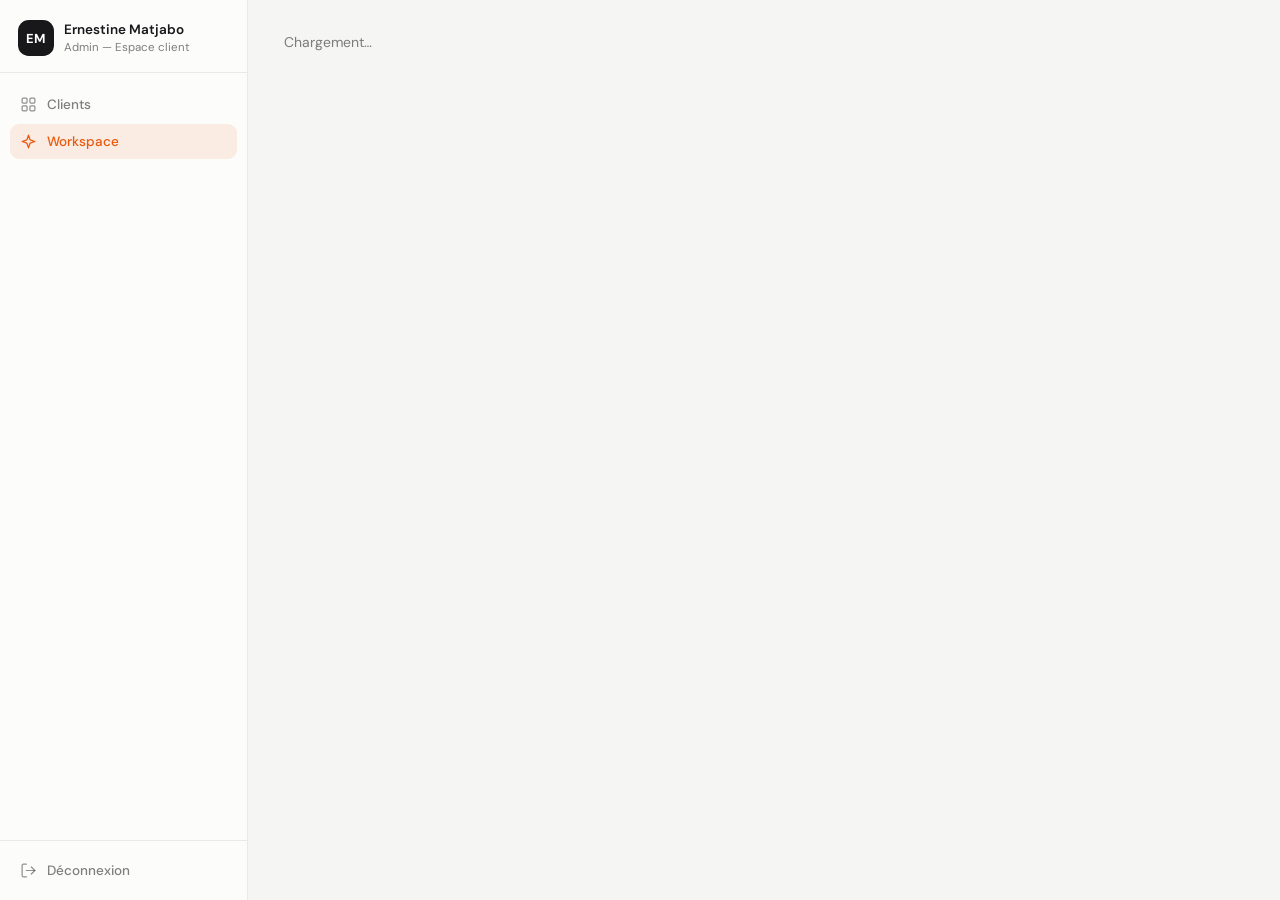
<file: admin/workspace/index.html>
<!doctype html>
<html lang="fr">
<head>
<meta charset="utf-8"/>
<meta name="viewport" content="width=device-width, initial-scale=1"/>
<title>Workspace — Admin</title>
<meta name="robots" content="noindex"/>
<link rel="preconnect" href="https://fonts.googleapis.com"/>
<link rel="preconnect" href="https://fonts.gstatic.com" crossorigin/>
<link href="https://fonts.googleapis.com/css2?family=DM+Sans:ital,wght@0,300;0,400;0,500;0,600;0,700;0,800;0,900;1,400&family=DM+Serif+Display:ital@0;1&display=swap" rel="stylesheet"/>
<link rel="stylesheet" href="/assets/espace-client.css?v=30"/>
</head>
<body>
<div class="app-shell">
  <div class="overlay" id="overlay"></div>
  <aside class="app-sidebar" id="sidebar">
    <div class="app-brand">
      <div class="avatar" style="background:var(--text)">EM</div>
      <div class="app-brand-text">
        <div class="app-brand-name">Ernestine Matjabo</div>
        <div class="app-brand-sub">Admin — Espace client</div>
      </div>
    </div>
    <nav class="app-nav">
      <a href="/admin/" class="nav-item">
        <svg viewBox="0 0 24 24" fill="none" stroke="currentColor" stroke-width="1.75" stroke-linecap="round" stroke-linejoin="round"><rect x="3" y="3" width="7" height="7" rx="1.5"/><rect x="14" y="3" width="7" height="7" rx="1.5"/><rect x="3" y="14" width="7" height="7" rx="1.5"/><rect x="14" y="14" width="7" height="7" rx="1.5"/></svg>
        Clients
      </a>
      <a href="/admin/workspace/" class="nav-item active">
        <svg viewBox="0 0 24 24" fill="none" stroke="currentColor" stroke-width="1.75" stroke-linecap="round" stroke-linejoin="round"><path d="m12 3-1.9 5.8a2 2 0 0 1-1.287 1.288L3 12l5.8 1.9a2 2 0 0 1 1.288 1.287L12 21l1.9-5.8a2 2 0 0 1 1.287-1.288L21 12l-5.8-1.9a2 2 0 0 1-1.288-1.287Z"/></svg>
        Workspace
      </a>
    </nav>
    <div class="app-sidebar-bottom">
      <a href="#" class="nav-item" id="logout">
        <svg viewBox="0 0 24 24" fill="none" stroke="currentColor" stroke-width="1.75" stroke-linecap="round" stroke-linejoin="round"><path d="M9 21H5a2 2 0 0 1-2-2V5a2 2 0 0 1 2-2h4"/><path d="M16 17l5-5-5-5"/><path d="M21 12H9"/></svg>
        Déconnexion
      </a>
    </div>
  </aside>

  <div class="app-main">
    <div class="app-topbar">
      <button class="menu-btn" id="menu-btn">
        <svg viewBox="0 0 24 24" fill="none" stroke="currentColor" stroke-width="1.75" stroke-linecap="round" stroke-linejoin="round"><path d="M3 6h18"/><path d="M3 12h18"/><path d="M3 18h18"/></svg>
      </button>
      <strong style="font-size:14px">Workspace</strong>
    </div>
    <div class="app-content">
      <div class="app-content-inner" id="content" style="max-width:1360px">
        <p class="sub">Chargement…</p>
      </div>
    </div>
  </div>
</div>

<div class="modal-overlay" id="task-modal-overlay">
  <div class="modal">
    <button class="modal-close" id="task-modal-close" aria-label="Fermer">
      <svg viewBox="0 0 24 24" fill="none" stroke="currentColor" stroke-width="2" stroke-linecap="round" stroke-linejoin="round"><path d="M18 6 6 18"/><path d="m6 6 12 12"/></svg>
    </button>
    <div class="modal-header"><h2>Modifier la tâche</h2></div>
    <div class="modal-body">
      <form id="task-edit-form">
        <label for="edit-task-nom">Nom</label>
        <input type="text" id="edit-task-nom" required/>
        <label for="edit-task-responsable">Responsable</label>
        <input type="text" id="edit-task-responsable"/>
        <div style="display:flex;gap:10px">
          <div style="flex:1"><label for="edit-task-debut">Début</label><input type="date" id="edit-task-debut"/></div>
          <div style="flex:1"><label for="edit-task-fin">Fin</label><input type="date" id="edit-task-fin"/></div>
        </div>
        <div style="display:flex;gap:10px">
          <div style="flex:1"><label for="edit-task-budget">Budget (€)</label><input type="text" inputmode="decimal" id="edit-task-budget"/></div>
          <div style="flex:1">
            <label for="edit-task-statut">Statut</label>
            <select id="edit-task-statut" class="badge" style="width:100%;text-align:left;text-transform:none;letter-spacing:normal;font-weight:500;padding:11px 13px">
              <option value="non_demarre">Non démarré</option>
              <option value="demarre">Démarré</option>
              <option value="en_cours">En cours</option>
              <option value="termine">Terminé</option>
            </select>
          </div>
        </div>
        <div style="display:flex;gap:8px;justify-content:space-between;align-items:center;margin-top:6px">
          <button type="button" class="file-download file-delete" id="task-modal-delete" title="Supprimer la tâche">
            <svg viewBox="0 0 24 24" fill="none" stroke="currentColor" stroke-width="1.75" stroke-linecap="round" stroke-linejoin="round"><path d="M3 6h18"/><path d="M8 6V4a2 2 0 0 1 2-2h4a2 2 0 0 1 2 2v2"/><path d="M19 6l-1 14a2 2 0 0 1-2 2H8a2 2 0 0 1-2-2L5 6"/></svg>
          </button>
          <button type="submit" class="btn-primary" style="width:auto">Enregistrer</button>
        </div>
      </form>
    </div>
  </div>
</div>

<script type="module">
import { supabase, requireAdminSession, callFunction } from '/assets/supabase-client.js';

const ICON_TRASH = '<svg viewBox="0 0 24 24" fill="none" stroke="currentColor" stroke-width="1.75" stroke-linecap="round" stroke-linejoin="round"><path d="M3 6h18"/><path d="M8 6V4a2 2 0 0 1 2-2h4a2 2 0 0 1 2 2v2"/><path d="M19 6l-1 14a2 2 0 0 1-2 2H8a2 2 0 0 1-2-2L5 6"/></svg>';
const ICON_EDIT = '<svg viewBox="0 0 24 24" fill="none" stroke="currentColor" stroke-width="1.75" stroke-linecap="round" stroke-linejoin="round"><path d="M17 3a2.85 2.85 0 1 1 4 4L7.5 20.5 2 22l1.5-5.5Z"/><path d="m15 5 4 4"/></svg>';
const ICON_DOC_SMALL = '<svg viewBox="0 0 24 24" fill="none" stroke="currentColor" stroke-width="1.75" stroke-linecap="round" stroke-linejoin="round" width="13" height="13"><path d="M14 3v5h5"/><path d="M6 3h8l5 5v13H6z"/></svg>';
const ICON_FOLDER = '<svg viewBox="0 0 24 24" fill="none" stroke="currentColor" stroke-width="1.75" stroke-linecap="round" stroke-linejoin="round" width="14" height="14"><path d="M3 7a2 2 0 0 1 2-2h4l2 2h8a2 2 0 0 1 2 2v8a2 2 0 0 1-2 2H5a2 2 0 0 1-2-2z"/></svg>';
const ICON_SPARKLE = '<svg viewBox="0 0 24 24" fill="none" stroke="currentColor" stroke-width="1.5" stroke-linecap="round" stroke-linejoin="round"><path d="m12 3-1.9 5.8a2 2 0 0 1-1.287 1.288L3 12l5.8 1.9a2 2 0 0 1 1.288 1.287L12 21l1.9-5.8a2 2 0 0 1 1.287-1.288L21 12l-5.8-1.9a2 2 0 0 1-1.288-1.287Z"/></svg>';
const ICON_PAPERCLIP = '<svg viewBox="0 0 24 24" fill="none" stroke="currentColor" stroke-width="1.75" stroke-linecap="round" stroke-linejoin="round"><path d="M21.44 11.05 12.25 20.24a5 5 0 0 1-7.07-7.07L14.36 3.9a3.5 3.5 0 0 1 4.95 4.95L10.13 18.02a2 2 0 0 1-2.83-2.83l8.49-8.48"/></svg>';
const ICON_LINK = '<svg viewBox="0 0 24 24" fill="none" stroke="currentColor" stroke-width="1.75" stroke-linecap="round" stroke-linejoin="round"><path d="M10 13a5 5 0 0 0 7.54.54l3-3a5 5 0 0 0-7.07-7.07l-1.72 1.71"/><path d="M14 11a5 5 0 0 0-7.54-.54l-3 3a5 5 0 0 0 7.07 7.07l1.71-1.71"/></svg>';
const ICON_SEND = '<svg viewBox="0 0 24 24" fill="none" stroke="currentColor" stroke-width="2" stroke-linecap="round" stroke-linejoin="round"><path d="M12 19V5"/><path d="m5 12 7-7 7 7"/></svg>';
const ICON_PLUS = '<svg viewBox="0 0 24 24" fill="none" stroke="currentColor" stroke-width="2" stroke-linecap="round" stroke-linejoin="round" width="13" height="13"><path d="M12 5v14"/><path d="M5 12h14"/></svg>';

const TASK_COLUMNS = [
  { statut: 'non_demarre', label: 'Non démarré' },
  { statut: 'demarre', label: 'Démarré' },
  { statut: 'en_cours', label: 'En cours' },
  { statut: 'termine', label: 'Terminé' },
];

function money(n) {
  return Number(n).toLocaleString('fr-FR', { minimumFractionDigits: 2, maximumFractionDigits: 2 }) + ' €';
}
function escapeHtml(str) {
  return (str || '').replace(/[&<>"']/g, (c) => ({ '&': '&amp;', '<': '&lt;', '>': '&gt;', '"': '&quot;', "'": '&#39;' }[c]));
}
function renderInline(text) {
  return escapeHtml(text).replace(/\*\*(.+?)\*\*/g, '<strong>$1</strong>');
}
function initials(name) {
  return (name || '').trim().split(/\s+/).map((w) => w[0]).slice(0, 2).join('').toUpperCase() || '?';
}
// Même rendu "markdown-lite" que les comptes-rendus de phase (admin/client/index.html).
function renderNoteContent(raw) {
  const lines = (raw || '').split('\n');
  let html = '';
  let listDepth = 0;
  let paragraph = [];
  const flushParagraph = () => {
    if (paragraph.length) { html += `<p>${paragraph.join('<br>')}</p>`; paragraph = []; }
  };
  const closeLists = () => { while (listDepth > 0) { html += '</ul>'; listDepth--; } };

  lines.forEach((line) => {
    const trimmed = line.trim();
    if (trimmed === '') { flushParagraph(); closeLists(); return; }

    const heading = trimmed.match(/^(#{1,3})\s+(.*)$/);
    if (heading) {
      flushParagraph(); closeLists();
      const level = heading[1].length + 2;
      html += `<h${level}>${renderInline(heading[2])}</h${level}>`;
      return;
    }

    const bullet = line.match(/^(\s*)[-*•]\s+(.*)$/);
    if (bullet) {
      flushParagraph();
      const depth = Math.min(Math.floor(bullet[1].length / 2) + 1, 4);
      while (listDepth < depth) { html += '<ul>'; listDepth++; }
      while (listDepth > depth) { html += '</ul>'; listDepth--; }
      html += `<li>${renderInline(bullet[2])}</li>`;
      return;
    }

    closeLists();
    paragraph.push(renderInline(trimmed));
  });
  flushParagraph();
  closeLists();
  return html;
}

function wireDeleteConfirm(btn, onConfirm) {
  let timeout;
  btn.addEventListener('click', () => {
    if (btn.dataset.armed !== 'true') {
      btn.dataset.armed = 'true';
      btn.classList.add('confirm-armed');
      timeout = setTimeout(() => {
        btn.dataset.armed = 'false';
        btn.classList.remove('confirm-armed');
      }, 3000);
      return;
    }
    clearTimeout(timeout);
    btn.disabled = true;
    onConfirm();
  });
}

function showToast(message, type = 'error') {
  let toast = document.getElementById('toast');
  if (!toast) {
    toast = document.createElement('div');
    toast.id = 'toast';
    document.body.appendChild(toast);
  }
  toast.textContent = message;
  toast.className = `toast ${type} show`;
  clearTimeout(toast._timeout);
  toast._timeout = setTimeout(() => toast.classList.remove('show'), 4000);
}

function renderChatTranscript(messages) {
  if (!messages || messages.length === 0) {
    return `
      <div class="workspace-chat-empty">
        <div class="workspace-chat-empty-icon">${ICON_SPARKLE}</div>
        <p class="workspace-chat-empty-title">Prêt à travailler sur le projet ?</p>
        <p class="sub" style="margin:4px 0 0">Décris le projet, partage des infos, ou pose une question. Je t'aide à passer à l'étape suivante.</p>
      </div>
    `;
  }
  return `<div class="workspace-chat-messages">${messages.map((m) => m.role === 'user' ? `
    <div class="workspace-chat-msg workspace-chat-msg-user">${escapeHtml(m.content)}</div>
  ` : `
    <div class="workspace-chat-msg workspace-chat-msg-assistant">
      ${m.actions_summary ? `<div class="workspace-chat-activity">${ICON_SPARKLE}${escapeHtml(m.actions_summary)}</div>` : ''}
      <div class="workspace-chat-text">${escapeHtml(m.content)}</div>
    </div>
  `).join('')}</div>`;
}

const session = await requireAdminSession();
if (session) {
  const content = document.getElementById('content');

  let activeDocId = new URLSearchParams(location.search).get('doc');
  let draftMode = false;
  let taskView = 'by_status';
  let sidePanelTab = 'plan';
  let openAddForm = { task: false, deliverable: false, priority: false, milestone: false };

  function addItemTrigger(key, label) {
    return `<button type="button" class="add-item-trigger" data-add-key="${key}">${ICON_PLUS} ${label}</button>`;
  }

  function taskCardHtml(t, draggable) {
    return `
      <div class="kanban-card" draggable="${draggable}" data-task-id="${t.id}">
        <div class="kanban-card-title">${ICON_FOLDER}${escapeHtml(t.nom)}</div>
        ${t.responsable ? `
        <div class="kanban-card-assignee">
          <span class="avatar" style="width:20px;height:20px;font-size:9px">${initials(t.responsable)}</span>
          <span>${escapeHtml(t.responsable)}</span>
        </div>` : ''}
        ${t.date_debut || t.date_fin ? `<div class="kanban-card-meta">${t.date_debut ? new Date(t.date_debut).toLocaleDateString('fr-FR') : '?'} → ${t.date_fin ? new Date(t.date_fin).toLocaleDateString('fr-FR') : '?'}</div>` : ''}
        <div class="kanban-card-foot">
          <span class="kanban-card-date">${t.budget != null ? money(t.budget) : ''}</span>
          <button class="file-download file-delete" data-task-id="${t.id}" title="Supprimer" style="width:26px;height:26px">${ICON_TRASH}</button>
        </div>
      </div>
    `;
  }

  function setActiveDoc(id) {
    activeDocId = id;
    const url = new URL(location.href);
    if (id) url.searchParams.set('doc', id); else url.searchParams.delete('doc');
    history.replaceState(null, '', url);
  }

  // ── Modale d'édition de tâche (DOM statique, en dehors de #content) ──────
  let editingTaskId = null;
  const taskModalOverlay = document.getElementById('task-modal-overlay');
  const taskEditForm = document.getElementById('task-edit-form');
  function openTaskModal(task) {
    editingTaskId = task.id;
    document.getElementById('edit-task-nom').value = task.nom || '';
    document.getElementById('edit-task-responsable').value = task.responsable || '';
    document.getElementById('edit-task-debut').value = task.date_debut || '';
    document.getElementById('edit-task-fin').value = task.date_fin || '';
    document.getElementById('edit-task-budget').value = task.budget != null ? task.budget : '';
    document.getElementById('edit-task-statut').value = task.statut || 'non_demarre';
    taskModalOverlay.classList.add('open');
  }
  function closeTaskModal() {
    taskModalOverlay.classList.remove('open');
    editingTaskId = null;
  }
  document.getElementById('task-modal-close').addEventListener('click', closeTaskModal);
  taskModalOverlay.addEventListener('click', (e) => { if (e.target === taskModalOverlay) closeTaskModal(); });
  taskEditForm.addEventListener('submit', async (e) => {
    e.preventDefault();
    if (!editingTaskId) return;
    const nom = document.getElementById('edit-task-nom').value.trim();
    if (!nom) return;
    const responsable = document.getElementById('edit-task-responsable').value.trim();
    const date_debut = document.getElementById('edit-task-debut').value;
    const date_fin = document.getElementById('edit-task-fin').value;
    const budgetRaw = document.getElementById('edit-task-budget').value.trim();
    const budget = budgetRaw ? parseFloat(budgetRaw.replace(',', '.')) : null;
    const statut = document.getElementById('edit-task-statut').value;
    await supabase.from('workspace_tasks').update({
      nom, responsable: responsable || null,
      date_debut: date_debut || null, date_fin: date_fin || null,
      budget: budget != null && !isNaN(budget) ? budget : null,
      statut,
    }).eq('id', editingTaskId);
    closeTaskModal();
    await render();
  });
  document.getElementById('task-modal-delete').addEventListener('click', async () => {
    if (!editingTaskId) return;
    await supabase.from('workspace_tasks').delete().eq('id', editingTaskId);
    closeTaskModal();
    await render();
  });

  await render();

  async function render() {
    const { data: documents } = await supabase
      .from('workspace_documents')
      .select('id, titre, client, statut, created_at')
      .order('created_at', { ascending: false });

    const showLanding = !draftMode && (!activeDocId || !(documents || []).some((d) => d.id === activeDocId));

    if (showLanding) {
      if (activeDocId) setActiveDoc(null);
      document.body.classList.remove('hide-sidebar');

      const docIds = (documents || []).map((d) => d.id);
      const [{ data: allDeliverables }, { data: allTasks }, { data: allMilestones }] = await Promise.all([
        docIds.length ? supabase.from('workspace_deliverables').select('id, titre, fait, document_id').in('document_id', docIds).order('ordre') : Promise.resolve({ data: [] }),
        docIds.length ? supabase.from('workspace_tasks').select('document_id, budget').in('document_id', docIds) : Promise.resolve({ data: [] }),
        docIds.length ? supabase.from('workspace_milestones').select('document_id, fait').in('document_id', docIds) : Promise.resolve({ data: [] }),
      ]);
      const titreById = {};
      (documents || []).forEach((d) => { titreById[d.id] = d.titre; });
      const budgetByDoc = {};
      (allTasks || []).forEach((t) => {
        if (t.budget != null) budgetByDoc[t.document_id] = (budgetByDoc[t.document_id] || 0) + Number(t.budget);
      });
      const milestonesByDoc = {};
      (allMilestones || []).forEach((m) => {
        const s = milestonesByDoc[m.document_id] || { done: 0, total: 0 };
        s.total++;
        if (m.fait) s.done++;
        milestonesByDoc[m.document_id] = s;
      });

      content.innerHTML = `
        <div class="compact-view">
        <div class="page-header">
          <h1>Bonjour Ernestine</h1>
          <p class="sub">Plans de projet pilotés avec l'IA.</p>
        </div>
        <div class="workspace-tip">
          <strong>Astuce :</strong> clique sur un projet pour voir son détail (tableau, priorités, jalons), glisse une carte pour changer son statut, ou crée un nouveau plan en discutant avec l'IA.
        </div>

        <div class="section-card">
          <div class="section-head"><h2>Projets</h2></div>
          <div class="kanban-board" id="dashboard-board">
            ${TASK_COLUMNS.map((col) => {
              const colDocs = (documents || []).filter((d) => (d.statut || 'non_demarre') === col.statut);
              return `
              <div class="kanban-column" data-statut="${col.statut}">
                <div class="kanban-column-head">
                  <span class="kanban-column-dot ${col.statut}"></span>
                  <span class="kanban-column-title">${col.label}</span>
                  <span class="kanban-column-count">${colDocs.length}</span>
                </div>
                <div class="kanban-cards" data-statut="${col.statut}">
                  ${colDocs.map((d) => {
                    const ms = milestonesByDoc[d.id];
                    const msPct = ms && ms.total ? Math.round((ms.done / ms.total) * 100) : null;
                    const budget = budgetByDoc[d.id];
                    return `
                    <div class="kanban-card" draggable="true" data-doc-id="${d.id}">
                      <div class="kanban-card-title">${ICON_DOC_SMALL}${escapeHtml(d.titre)}</div>
                      ${d.client ? `
                      <div class="kanban-card-assignee">
                        <span class="avatar" style="width:18px;height:18px;font-size:8px">${initials(d.client)}</span>
                        <span>${escapeHtml(d.client)}</span>
                      </div>` : ''}
                      ${msPct !== null ? `
                      <div class="kanban-progress-row">
                        <div class="progress"><div class="progress-bar ${msPct === 100 ? 'success' : ''}" style="width:${msPct}%"></div></div>
                        <span class="kanban-progress-label">${ms.done}/${ms.total}</span>
                      </div>` : ''}
                      <div class="kanban-card-foot">
                        <span class="kanban-card-date">${budget != null ? money(budget) : ''}</span>
                        <span class="kanban-card-date">${new Date(d.created_at).toLocaleDateString('fr-FR')}</span>
                      </div>
                    </div>
                  `;
                  }).join('') || '<div class="kanban-empty-col">Rien ici</div>'}
                </div>
              </div>
              `;
            }).join('')}
          </div>
        </div>

        <div class="section-card">
          <div class="section-head"><h2>Livrables (tous les projets)</h2></div>
          <div class="task-list" id="all-deliverables-list">
            ${(allDeliverables || []).length === 0 ? '<p class="sub" style="margin:0">Aucun livrable pour l\'instant.</p>' : allDeliverables.map((d) => `
              <div class="task-item">
                <input type="checkbox" class="all-deliverable-check" data-deliverable-id="${d.id}" ${d.fait ? 'checked' : ''}/>
                <div class="task-info">
                  <div class="task-title ${d.fait ? 'done' : ''}">${escapeHtml(d.titre)}</div>
                  <div class="task-meta">${escapeHtml(titreById[d.document_id] || '')}</div>
                </div>
              </div>
            `).join('')}
          </div>
        </div>

        <button class="btn-primary" id="landing-new-doc-btn" style="width:auto;margin-top:6px">+ Nouveau plan</button>
        </div>
      `;

      content.querySelectorAll('#dashboard-board .kanban-card[data-doc-id]').forEach((card) => {
        card.addEventListener('click', () => {
          draftMode = false;
          setActiveDoc(card.dataset.docId);
          render();
        });
      });
      let draggedDocId = null;
      content.querySelectorAll('#dashboard-board .kanban-card[data-doc-id]').forEach((card) => {
        card.addEventListener('dragstart', (e) => {
          draggedDocId = card.dataset.docId;
          e.dataTransfer.effectAllowed = 'move';
          card.classList.add('dragging');
        });
        card.addEventListener('dragend', () => {
          content.querySelectorAll('#dashboard-board .kanban-card, #dashboard-board .kanban-cards').forEach((el) => el.classList.remove('dragging', 'drag-over'));
        });
      });
      content.querySelectorAll('#dashboard-board .kanban-cards[data-statut]').forEach((col) => {
        col.addEventListener('dragover', (e) => {
          if (!draggedDocId) return;
          e.preventDefault();
          col.classList.add('drag-over');
        });
        col.addEventListener('dragleave', () => col.classList.remove('drag-over'));
        col.addEventListener('drop', async (e) => {
          e.preventDefault();
          col.classList.remove('drag-over');
          if (!draggedDocId) return;
          await supabase.from('workspace_documents').update({ statut: col.dataset.statut }).eq('id', draggedDocId);
          draggedDocId = null;
          await render();
        });
      });
      content.querySelectorAll('.all-deliverable-check').forEach((cb) => {
        cb.addEventListener('change', async () => {
          cb.disabled = true;
          await supabase.from('workspace_deliverables').update({ fait: cb.checked }).eq('id', cb.dataset.deliverableId);
          await render();
        });
      });
      document.getElementById('landing-new-doc-btn').addEventListener('click', () => {
        draftMode = true;
        render();
      });
      return;
    }

    let doc, priorities, milestones, tasks, deliverables, notes, messages;
    if (draftMode) {
      doc = { titre: 'Nouveau plan', plan_directeur: '' };
      priorities = []; milestones = []; tasks = []; deliverables = []; notes = []; messages = [];
    } else {
      const results = await Promise.all([
        supabase.from('workspace_documents').select('*').eq('id', activeDocId).single(),
        supabase.from('workspace_priorities').select('*').eq('document_id', activeDocId).order('ordre'),
        supabase.from('workspace_milestones').select('*').eq('document_id', activeDocId).order('ordre'),
        supabase.from('workspace_tasks').select('*').eq('document_id', activeDocId).order('ordre'),
        supabase.from('workspace_deliverables').select('*').eq('document_id', activeDocId).order('ordre'),
        supabase.from('workspace_notes').select('*').eq('document_id', activeDocId).order('created_at', { ascending: false }),
        supabase.from('workspace_messages').select('*').eq('document_id', activeDocId).order('created_at', { ascending: true }),
      ]);
      doc = results[0].data; priorities = results[1].data; milestones = results[2].data;
      tasks = results[3].data; deliverables = results[4].data; notes = results[5].data; messages = results[6].data;
    }

    const milestoneDone = (milestones || []).filter((m) => m.fait).length;
    const milestoneTotal = (milestones || []).length;
    const milestonePct = milestoneTotal ? Math.round((milestoneDone / milestoneTotal) * 100) : 0;
    const hasDoc = !draftMode;
    document.body.classList.add('hide-sidebar');

    content.innerHTML = `
      <div class="compact-view">
      <p class="sub" style="margin-bottom:16px;display:flex;gap:14px;align-items:center">
        <span id="back-to-landing"><a href="#">← Tous les plans</a></span>
        <span style="margin-left:auto;display:flex;gap:14px">
          <a href="/admin/">Clients</a>
          <a href="#" id="workspace-logout-inline">Déconnexion</a>
        </span>
      </p>
      <div class="page-header" style="display:flex;align-items:flex-end;justify-content:space-between;gap:16px;flex-wrap:wrap">
        <div>
          <h1>Workspace</h1>
          <p class="sub">Plans de projet pilotés avec l'IA, sauvegardés sous forme d'onglets.</p>
        </div>
        ${hasDoc ? `<button class="file-download file-delete" id="delete-doc-btn" title="Supprimer ce plan">${ICON_TRASH}</button>` : ''}
      </div>

      <div class="workspace-tabs" id="workspace-tabs">
        ${(documents || []).map((d) => `<button type="button" class="workspace-tab ${!draftMode && d.id === activeDocId ? 'active' : ''}" data-doc-id="${d.id}">${ICON_DOC_SMALL}${escapeHtml(d.titre)}</button>`).join('')}
        ${draftMode ? `<button type="button" class="workspace-tab active" disabled>${ICON_DOC_SMALL}Nouveau plan</button>` : ''}
        <button type="button" class="workspace-tab workspace-tab-add" id="workspace-add-tab" title="Nouveau plan">+</button>
      </div>

      <div class="workspace-layout">
        <div class="workspace-main">
          <div class="section-card">
            <div class="section-head"><h2>Projets</h2></div>
            <div class="filter-tabs" id="task-view-tabs">
              <button type="button" class="filter-tab ${taskView === 'by_status' ? 'active' : ''}" data-view="by_status">Par statut</button>
              <button type="button" class="filter-tab ${taskView === 'active' ? 'active' : ''}" data-view="active">Actif</button>
              <button type="button" class="filter-tab ${taskView === 'completed' ? 'active' : ''}" data-view="completed">Terminé</button>
              <button type="button" class="filter-tab ${taskView === 'all' ? 'active' : ''}" data-view="all">Tous</button>
            </div>
            ${taskView === 'by_status' ? `
            <div class="kanban-board" id="tasks-board">
              ${TASK_COLUMNS.map((col) => {
                const colTasks = (tasks || []).filter((t) => t.statut === col.statut);
                return `
                <div class="kanban-column" data-statut="${col.statut}">
                  <div class="kanban-column-head">
                    <span class="kanban-column-dot ${col.statut}"></span>
                    <span class="kanban-column-title">${col.label}</span>
                    <span class="kanban-column-count">${colTasks.length}</span>
                  </div>
                  <div class="kanban-cards" data-statut="${col.statut}">
                    ${colTasks.map((t) => taskCardHtml(t, true)).join('') || '<div class="kanban-empty-col">Rien ici</div>'}
                  </div>
                </div>
                `;
              }).join('')}
            </div>
            ` : `
            <div class="kanban-cards" id="tasks-flat-list" style="display:grid;grid-template-columns:repeat(auto-fill,minmax(220px,1fr));gap:10px">
              ${(() => {
                const filtered = (tasks || []).filter((t) => {
                  if (taskView === 'active') return t.statut === 'demarre' || t.statut === 'en_cours';
                  if (taskView === 'completed') return t.statut === 'termine';
                  return true;
                });
                return filtered.map((t) => taskCardHtml(t, false)).join('') || '<div class="kanban-empty-col">Rien ici</div>';
              })()}
            </div>
            `}
            ${!openAddForm.task ? `
            <div style="margin-top:14px">${addItemTrigger('task', 'Nouvelle tâche')}</div>
            ` : `
            <form id="add-task-form" class="add-item-form">
              <input type="text" id="task-nom" placeholder="Nom de la tâche" aria-label="Nom de la tâche" required autofocus/>
              <div class="add-item-row">
                <input type="text" id="task-responsable" placeholder="Responsable" aria-label="Responsable"/>
                <input type="date" id="task-debut" aria-label="Date de début"/>
                <input type="date" id="task-fin" aria-label="Date de fin"/>
                <input type="text" inputmode="decimal" id="task-budget" placeholder="Budget €" aria-label="Budget"/>
              </div>
              <div class="add-item-actions">
                <button type="submit" class="btn-primary" style="width:auto">Ajouter la tâche</button>
                <button type="button" class="btn-secondary" data-cancel-key="task" style="width:auto">Annuler</button>
              </div>
            </form>
            `}
          </div>

          <div class="section-card">
            <div class="section-head"><h2>Checklist des livrables</h2></div>
            <div class="task-list" id="deliverables-list">
              ${(deliverables || []).length === 0 ? '<p class="sub" style="margin:0;font-size:13px">Aucun livrable pour l\'instant.</p>' : (deliverables || []).map((d) => `
                <div class="task-item">
                  <input type="checkbox" class="deliverable-check" data-deliverable-id="${d.id}" ${d.fait ? 'checked' : ''}/>
                  <div class="task-info">
                    <div class="task-title ${d.fait ? 'done' : ''}">${escapeHtml(d.titre)}</div>
                  </div>
                  <button class="file-download file-delete" data-deliverable-id="${d.id}" title="Supprimer">${ICON_TRASH}</button>
                </div>
              `).join('')}
            </div>
            ${!openAddForm.deliverable ? `
            <div style="margin-top:12px">${addItemTrigger('deliverable', 'Nouveau livrable')}</div>
            ` : `
            <form id="add-deliverable-form" class="add-item-form">
              <input type="text" id="deliverable-titre" placeholder="Nom du livrable" aria-label="Nom du livrable" required autofocus/>
              <div class="add-item-actions">
                <button type="submit" class="btn-primary" style="width:auto">Ajouter</button>
                <button type="button" class="btn-secondary" data-cancel-key="deliverable" style="width:auto">Annuler</button>
              </div>
            </form>
            `}
          </div>
        </div>

        <aside class="workspace-side">
          <div class="section-card">
            <div class="workspace-chat-transcript" id="chat-transcript">${renderChatTranscript(messages)}</div>
            <form id="chat-form" class="workspace-chat-form">
              <textarea id="chat-input" rows="2" placeholder="Que dois-tu faire ?"></textarea>
              <div class="workspace-chat-actions">
                <div class="workspace-chat-icons">
                  <button type="button" class="workspace-chat-icon-btn" title="Joindre un fichier">${ICON_PAPERCLIP}</button>
                  <button type="button" class="workspace-chat-icon-btn" title="Lien">${ICON_LINK}</button>
                </div>
                <button type="submit" class="workspace-chat-send" id="chat-send" title="Envoyer">${ICON_SEND}</button>
              </div>
            </form>
          </div>

          ${(messages || []).length > 0 ? `
          <div class="section-card">
            <div class="filter-tabs" id="side-panel-tabs">
              <button type="button" class="filter-tab ${sidePanelTab === 'plan' ? 'active' : ''}" data-tab="plan">Plan directeur</button>
              <button type="button" class="filter-tab ${sidePanelTab === 'priorites' ? 'active' : ''}" data-tab="priorites">Priorités</button>
              <button type="button" class="filter-tab ${sidePanelTab === 'avancement' ? 'active' : ''}" data-tab="avancement">Avancement</button>
              <button type="button" class="filter-tab ${sidePanelTab === 'notes' ? 'active' : ''}" data-tab="notes">Notes</button>
            </div>

            ${sidePanelTab === 'plan' ? `
            <div class="phase-detail-section">
              <div class="note-content">${renderNoteContent(doc.plan_directeur || '')}</div>
            </div>
            ` : ''}

            ${sidePanelTab === 'priorites' ? `
            <div class="phase-detail-section">
              <ul class="priority-list" id="priorities-list">
                ${(priorities || []).map((p) => `<li>${escapeHtml(p.contenu)} <button type="button" class="file-download file-delete" data-priority-id="${p.id}" title="Supprimer" style="width:22px;height:22px;display:inline-flex;vertical-align:middle;margin-left:4px">${ICON_TRASH}</button></li>`).join('') || '<li class="sub" style="list-style:none;margin-left:-20px">Aucune priorité.</li>'}
              </ul>
              ${!openAddForm.priority ? addItemTrigger('priority', 'Nouvelle priorité') : `
              <form id="add-priority-form" class="add-item-form">
                <input type="text" id="priority-contenu" placeholder="Nouvelle priorité" aria-label="Nouvelle priorité" required autofocus/>
                <div class="add-item-actions">
                  <button type="submit" class="btn-primary" style="width:auto">Ajouter</button>
                  <button type="button" class="btn-secondary" data-cancel-key="priority" style="width:auto">Annuler</button>
                </div>
              </form>
              `}
            </div>
            ` : ''}

            ${sidePanelTab === 'avancement' ? `
            <div class="phase-detail-section">
              <div class="progress"><div class="progress-bar ${milestonePct === 100 ? 'success' : ''}" style="width:${milestonePct}%"></div></div>
              <p class="sub" style="margin:6px 0 12px">${milestoneDone}/${milestoneTotal} jalons complétés</p>
              <div class="task-list" id="milestones-list">
                ${(milestones || []).map((m) => `
                  <div class="task-item">
                    <input type="checkbox" class="milestone-check" data-milestone-id="${m.id}" ${m.fait ? 'checked' : ''}/>
                    <div class="task-info">
                      <div class="task-title ${m.fait ? 'done' : ''}">${escapeHtml(m.titre)}</div>
                    </div>
                    <button class="file-download file-delete" data-milestone-id="${m.id}" title="Supprimer">${ICON_TRASH}</button>
                  </div>
                `).join('') || '<p class="sub" style="margin:0;font-size:13px">Aucun jalon.</p>'}
              </div>
              ${!openAddForm.milestone ? addItemTrigger('milestone', 'Nouveau jalon') : `
              <form id="add-milestone-form" class="add-item-form">
                <input type="text" id="milestone-titre" placeholder="Nouveau jalon" aria-label="Nouveau jalon" required autofocus/>
                <div class="add-item-actions">
                  <button type="submit" class="btn-primary" style="width:auto">Ajouter</button>
                  <button type="button" class="btn-secondary" data-cancel-key="milestone" style="width:auto">Annuler</button>
                </div>
              </form>
              `}
            </div>
            ` : ''}

            ${sidePanelTab === 'notes' ? `
            <div class="phase-detail-section">
              <div id="notes-list">
                ${(notes || []).length === 0 ? '<p class="sub" style="margin:0;font-size:13px">Aucune note pour l\'instant.</p>' : (notes || []).map((n) => `
                  <div class="note-item">
                    <div class="note-item-head">
                      <div class="note-content">${renderNoteContent(n.contenu)}</div>
                      <div class="file-actions">
                        <button class="file-download note-edit" data-note-id="${n.id}" title="Modifier">${ICON_EDIT}</button>
                        <button class="file-download file-delete" data-note-id="${n.id}" title="Supprimer">${ICON_TRASH}</button>
                      </div>
                    </div>
                    <div class="meta">${new Date(n.created_at).toLocaleDateString('fr-FR')}</div>
                  </div>
                `).join('')}
              </div>
              <form class="note-form" id="note-form" data-editing-id="">
                <label class="note-form-label" id="note-form-label">Ajouter une note</label>
                <textarea class="note-textarea" id="note-textarea" rows="4" placeholder="# Titre, - liste, **gras**"></textarea>
                <div style="margin-top:10px;display:flex;gap:8px">
                  <button type="submit" class="btn-secondary note-submit" id="note-submit">Ajouter</button>
                  <button type="button" class="btn-secondary note-cancel" id="note-cancel" style="display:none">Annuler</button>
                </div>
              </form>
            </div>
            ` : ''}
          </div>
          ` : ''}
        </aside>
      </div>
      </div>
    `;

    const transcriptEl = document.getElementById('chat-transcript');
    transcriptEl.scrollTop = transcriptEl.scrollHeight;

    // ── Onglets ──────────────────────────────────────────────────────────
    content.querySelectorAll('.workspace-tab[data-doc-id]').forEach((btn) => {
      btn.addEventListener('click', () => {
        draftMode = false;
        setActiveDoc(btn.dataset.docId);
        render();
      });
    });
    document.getElementById('workspace-add-tab').addEventListener('click', () => {
      draftMode = true;
      render();
    });

    document.getElementById('back-to-landing').querySelector('a').addEventListener('click', (e) => {
      e.preventDefault();
      draftMode = false;
      setActiveDoc(null);
      render();
    });
    document.getElementById('workspace-logout-inline').addEventListener('click', async (e) => {
      e.preventDefault();
      await supabase.auth.signOut();
      window.location.href = '/admin/';
    });

    document.querySelectorAll('#task-view-tabs .filter-tab').forEach((btn) => {
      btn.addEventListener('click', () => {
        taskView = btn.dataset.view;
        render();
      });
    });

    document.querySelectorAll('#side-panel-tabs .filter-tab').forEach((btn) => {
      btn.addEventListener('click', () => {
        sidePanelTab = btn.dataset.tab;
        render();
      });
    });

    content.querySelectorAll('.add-item-trigger[data-add-key]').forEach((btn) => {
      btn.addEventListener('click', () => {
        openAddForm[btn.dataset.addKey] = true;
        render();
      });
    });
    content.querySelectorAll('[data-cancel-key]').forEach((btn) => {
      btn.addEventListener('click', () => {
        openAddForm[btn.dataset.cancelKey] = false;
        render();
      });
    });

    if (hasDoc) {
      wireDeleteConfirm(document.getElementById('delete-doc-btn'), async () => {
        await supabase.from('workspace_documents').delete().eq('id', activeDocId);
        activeDocId = null;
        draftMode = false;
        setActiveDoc(null);
        await render();
      });
    }

    // ── Chat IA ──────────────────────────────────────────────────────────
    const chatForm = document.getElementById('chat-form');
    const chatInput = document.getElementById('chat-input');
    const chatSend = document.getElementById('chat-send');
    chatForm.addEventListener('submit', async (e) => {
      e.preventDefault();
      const message = chatInput.value.trim();
      if (!message) return;
      chatInput.value = '';
      chatInput.disabled = true;
      chatSend.disabled = true;

      let list = transcriptEl.querySelector('.workspace-chat-messages');
      if (!list) {
        transcriptEl.innerHTML = '<div class="workspace-chat-messages"></div>';
        list = transcriptEl.querySelector('.workspace-chat-messages');
      }
      list.insertAdjacentHTML('beforeend', `<div class="workspace-chat-msg workspace-chat-msg-user">${escapeHtml(message)}</div>`);
      list.insertAdjacentHTML('beforeend', `<div class="workspace-chat-msg workspace-chat-msg-assistant workspace-chat-thinking" id="chat-thinking">${ICON_SPARKLE}Réflexion…</div>`);
      transcriptEl.scrollTop = transcriptEl.scrollHeight;

      try {
        const { document_id } = await callFunction('workspace-chat', { document_id: draftMode ? null : activeDocId, message });
        draftMode = false;
        setActiveDoc(document_id);
        await render();
      } catch (err) {
        document.getElementById('chat-thinking')?.remove();
        showToast(err.message);
        chatInput.disabled = false;
        chatSend.disabled = false;
      }
    });

    if (!hasDoc) return;

    // ── Tâches : kanban drag-and-drop ───────────────────────────────────
    let draggedTaskId = null;

    async function changeTaskStatut(taskId, statut) {
      await supabase.from('workspace_tasks').update({ statut }).eq('id', taskId);
    }

    async function handleTaskDrop(targetCardId, targetStatut) {
      if (!draggedTaskId) return;
      const dragged = (tasks || []).find((t) => t.id === draggedTaskId);
      const oldStatut = dragged.statut;
      const ids = (tasks || []).map((t) => t.id);
      const fromIdx = ids.indexOf(draggedTaskId);
      ids.splice(fromIdx, 1);

      let insertIdx;
      if (targetCardId && targetCardId !== draggedTaskId) {
        insertIdx = ids.indexOf(targetCardId);
      } else {
        const remaining = (tasks || []).filter((t) => t.id !== draggedTaskId);
        let lastIdxOfCol = -1;
        remaining.forEach((t, idx) => { if (t.statut === targetStatut) lastIdxOfCol = idx; });
        insertIdx = lastIdxOfCol + 1;
      }
      ids.splice(insertIdx, 0, draggedTaskId);
      draggedTaskId = null;

      await Promise.all(ids.map((id, idx) => supabase.from('workspace_tasks').update({ ordre: idx + 1 }).eq('id', id)));
      if (oldStatut !== targetStatut) await changeTaskStatut(dragged.id, targetStatut);
      await render();
    }

    content.querySelectorAll('.kanban-card[data-task-id]').forEach((card) => {
      card.addEventListener('dragstart', (e) => {
        draggedTaskId = card.dataset.taskId;
        e.dataTransfer.effectAllowed = 'move';
        card.classList.add('dragging');
      });
      card.addEventListener('dragend', () => {
        content.querySelectorAll('.kanban-card, .kanban-cards').forEach((el) => el.classList.remove('dragging', 'drag-over'));
      });
      card.addEventListener('dragover', (e) => {
        if (!draggedTaskId || draggedTaskId === card.dataset.taskId) return;
        e.preventDefault();
        e.stopPropagation();
        card.classList.add('drag-over');
      });
      card.addEventListener('dragleave', () => card.classList.remove('drag-over'));
      card.addEventListener('drop', async (e) => {
        e.preventDefault();
        e.stopPropagation();
        card.classList.remove('drag-over');
        await handleTaskDrop(card.dataset.taskId, card.closest('.kanban-column').dataset.statut);
      });
      card.addEventListener('click', (e) => {
        if (e.target.closest('.file-delete')) return;
        const task = (tasks || []).find((t) => t.id === card.dataset.taskId);
        if (task) openTaskModal(task);
      });
    });
    content.querySelectorAll('.kanban-cards[data-statut]').forEach((col) => {
      col.addEventListener('dragover', (e) => {
        if (!draggedTaskId) return;
        e.preventDefault();
        col.classList.add('drag-over');
      });
      col.addEventListener('dragleave', () => col.classList.remove('drag-over'));
      col.addEventListener('drop', async (e) => {
        if (e.target !== col) return;
        e.preventDefault();
        col.classList.remove('drag-over');
        await handleTaskDrop(null, col.dataset.statut);
      });
    });
    content.querySelectorAll('.kanban-card[data-task-id] .file-delete[data-task-id]').forEach((btn) => {
      wireDeleteConfirm(btn, async () => {
        await supabase.from('workspace_tasks').delete().eq('id', btn.dataset.taskId);
        await render();
      });
    });
    document.getElementById('add-task-form')?.addEventListener('submit', async (e) => {
      e.preventDefault();
      const nom = document.getElementById('task-nom').value.trim();
      if (!nom) return;
      const responsable = document.getElementById('task-responsable').value.trim();
      const date_debut = document.getElementById('task-debut').value;
      const date_fin = document.getElementById('task-fin').value;
      const budgetRaw = document.getElementById('task-budget').value.trim();
      const budget = budgetRaw ? parseFloat(budgetRaw.replace(',', '.')) : null;
      const nextOrdre = (tasks || []).length ? Math.max(...tasks.map((t) => t.ordre)) + 1 : 1;
      await supabase.from('workspace_tasks').insert({
        document_id: activeDocId, nom, responsable: responsable || null,
        date_debut: date_debut || null, date_fin: date_fin || null,
        budget: budget != null && !isNaN(budget) ? budget : null,
        statut: 'non_demarre', ordre: nextOrdre,
      });
      openAddForm.task = false;
      await render();
    });

    // ── Livrables ────────────────────────────────────────────────────────
    content.querySelectorAll('.deliverable-check').forEach((cb) => {
      cb.addEventListener('change', async () => {
        cb.disabled = true;
        await supabase.from('workspace_deliverables').update({ fait: cb.checked }).eq('id', cb.dataset.deliverableId);
        await render();
      });
    });
    content.querySelectorAll('#deliverables-list .file-delete[data-deliverable-id]').forEach((btn) => {
      wireDeleteConfirm(btn, async () => {
        await supabase.from('workspace_deliverables').delete().eq('id', btn.dataset.deliverableId);
        await render();
      });
    });
    document.getElementById('add-deliverable-form')?.addEventListener('submit', async (e) => {
      e.preventDefault();
      const titre = document.getElementById('deliverable-titre').value.trim();
      if (!titre) return;
      const nextOrdre = (deliverables || []).length ? Math.max(...deliverables.map((d) => d.ordre)) + 1 : 1;
      await supabase.from('workspace_deliverables').insert({ document_id: activeDocId, titre, ordre: nextOrdre });
      openAddForm.deliverable = false;
      await render();
    });

    // ── Priorités ────────────────────────────────────────────────────────
    content.querySelectorAll('#priorities-list .file-delete[data-priority-id]').forEach((btn) => {
      wireDeleteConfirm(btn, async () => {
        await supabase.from('workspace_priorities').delete().eq('id', btn.dataset.priorityId);
        await render();
      });
    });
    document.getElementById('add-priority-form')?.addEventListener('submit', async (e) => {
      e.preventDefault();
      const contenu = document.getElementById('priority-contenu').value.trim();
      if (!contenu) return;
      const nextOrdre = (priorities || []).length ? Math.max(...priorities.map((p) => p.ordre)) + 1 : 1;
      await supabase.from('workspace_priorities').insert({ document_id: activeDocId, contenu, ordre: nextOrdre });
      openAddForm.priority = false;
      await render();
    });

    // ── Jalons ───────────────────────────────────────────────────────────
    content.querySelectorAll('.milestone-check').forEach((cb) => {
      cb.addEventListener('change', async () => {
        cb.disabled = true;
        await supabase.from('workspace_milestones').update({ fait: cb.checked }).eq('id', cb.dataset.milestoneId);
        await render();
      });
    });
    content.querySelectorAll('#milestones-list .file-delete[data-milestone-id]').forEach((btn) => {
      wireDeleteConfirm(btn, async () => {
        await supabase.from('workspace_milestones').delete().eq('id', btn.dataset.milestoneId);
        await render();
      });
    });
    document.getElementById('add-milestone-form')?.addEventListener('submit', async (e) => {
      e.preventDefault();
      const titre = document.getElementById('milestone-titre').value.trim();
      if (!titre) return;
      const nextOrdre = (milestones || []).length ? Math.max(...milestones.map((m) => m.ordre)) + 1 : 1;
      await supabase.from('workspace_milestones').insert({ document_id: activeDocId, titre, ordre: nextOrdre });
      openAddForm.milestone = false;
      await render();
    });

    // ── Notes rapides (onglet "Notes" du panneau latéral) ──────────────────
    const noteForm = document.getElementById('note-form');
    if (noteForm) {
      const noteTextarea = document.getElementById('note-textarea');
      const noteSubmitBtn = document.getElementById('note-submit');
      const noteCancelBtn = document.getElementById('note-cancel');
      const noteFormLabel = document.getElementById('note-form-label');
      const exitNoteEditMode = () => {
        noteForm.dataset.editingId = '';
        noteTextarea.value = '';
        noteSubmitBtn.textContent = 'Ajouter';
        noteFormLabel.textContent = 'Ajouter une note';
        noteCancelBtn.style.display = 'none';
      };
      content.querySelectorAll('.note-edit').forEach((btn) => {
        btn.addEventListener('click', () => {
          const note = (notes || []).find((n) => n.id === btn.dataset.noteId);
          if (!note) return;
          noteForm.dataset.editingId = note.id;
          noteTextarea.value = note.contenu;
          noteSubmitBtn.textContent = 'Enregistrer';
          noteFormLabel.textContent = 'Modifier la note';
          noteCancelBtn.style.display = '';
          noteTextarea.focus();
        });
      });
      noteCancelBtn.addEventListener('click', exitNoteEditMode);
      content.querySelectorAll('#notes-list .file-delete[data-note-id]').forEach((btn) => {
        wireDeleteConfirm(btn, async () => {
          await supabase.from('workspace_notes').delete().eq('id', btn.dataset.noteId);
          await render();
        });
      });
      noteForm.addEventListener('submit', async (e) => {
        e.preventDefault();
        const contenu = noteTextarea.value.trim();
        if (!contenu) { showToast('Écrivez une note avant d\'ajouter.'); return; }
        const editingId = noteForm.dataset.editingId;
        if (editingId) {
          await supabase.from('workspace_notes').update({ contenu }).eq('id', editingId);
        } else {
          await supabase.from('workspace_notes').insert({ document_id: activeDocId, contenu });
        }
        await render();
      });
    }
  }
}

document.getElementById('logout').addEventListener('click', async (e) => {
  e.preventDefault();
  await supabase.auth.signOut();
  window.location.href = '/admin/';
});
document.getElementById('menu-btn').addEventListener('click', () => {
  document.getElementById('sidebar').classList.toggle('open');
  document.getElementById('overlay').classList.toggle('on');
});
document.getElementById('overlay').addEventListener('click', () => {
  document.getElementById('sidebar').classList.remove('open');
  document.getElementById('overlay').classList.remove('on');
});
</script>
</body>
</html>
</file>
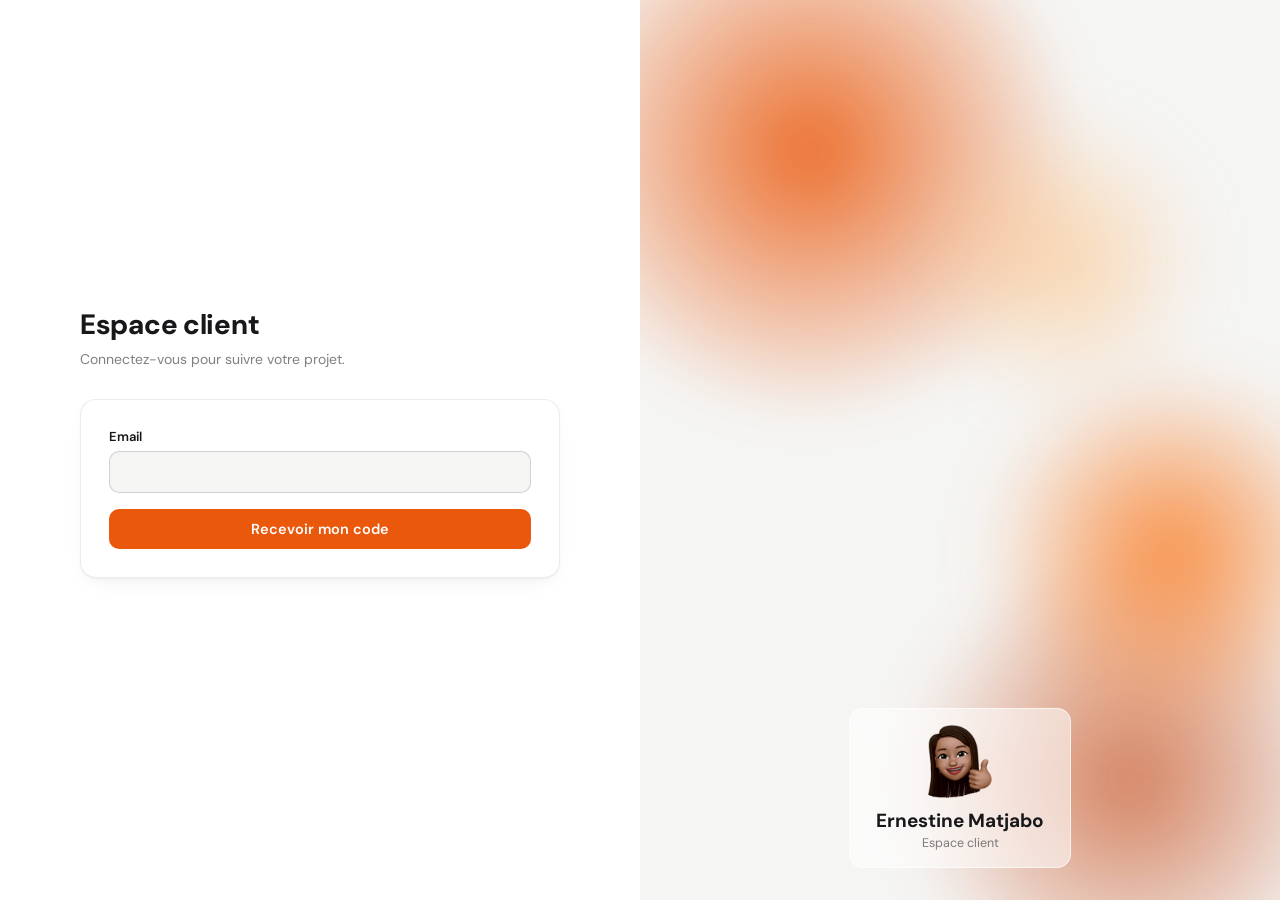
<file: espace-client/connexion/index.html>
<!doctype html>
<html lang="fr">
<head>
<meta charset="utf-8"/>
<meta name="viewport" content="width=device-width, initial-scale=1"/>
<title>Connexion — Espace client</title>
<meta name="robots" content="noindex"/>
<link rel="preconnect" href="https://fonts.googleapis.com"/>
<link rel="preconnect" href="https://fonts.gstatic.com" crossorigin/>
<link href="https://fonts.googleapis.com/css2?family=DM+Sans:ital,wght@0,300;0,400;0,500;0,600;0,700;0,800;0,900;1,400&family=DM+Serif+Display:ital@0;1&display=swap" rel="stylesheet"/>
<link rel="stylesheet" href="/assets/espace-client.css?v=30"/>
<style>
  body.login-split{min-height:100vh;display:flex;margin:0}
  .login-split-form{
    flex:1 1 480px;display:flex;align-items:center;justify-content:center;
    padding:40px 20px;background:var(--surface);position:relative;z-index:1;
  }
  .login-split-form .wrap{padding:0}
  .login-split-visual{
    flex:1 1 480px;position:relative;overflow:hidden;background:var(--bg);
    display:flex;align-items:flex-end;justify-content:center;padding:32px;
  }
  .login-split-brand{
    position:relative;z-index:1;text-align:center;padding:16px 26px;border-radius:14px;
    background:rgba(255,255,255,0.55);backdrop-filter:blur(14px);-webkit-backdrop-filter:blur(14px);
    border:1px solid rgba(255,255,255,0.6);
  }
  .login-split-brand-avatar{display:block;width:64px;height:auto;margin:0 auto 10px}
  .login-split-brand-name{display:block;font-family:var(--serif);font-weight:700;font-size:19px;color:var(--text)}
  .login-split-brand-sub{display:block;font-size:12.5px;color:var(--text2);margin-top:2px}

  @media(max-width:860px){
    .login-split-visual{display:none}
  }

  /* ── Background blobs (identiques à ernestinematjabo.com) ── */
  .bg-blobs{position:absolute;inset:0;z-index:0;pointer-events:none;overflow:hidden}
  .blob{position:absolute;border-radius:50%}
  .blob-1{
    width:620px;height:620px;background:radial-gradient(circle,rgba(234,88,12,0.85) 0%,transparent 62%);
    top:-160px;left:-140px;filter:blur(22px);animation:blobDrift1 12s ease-in-out infinite alternate;
  }
  .blob-2{
    width:520px;height:520px;background:radial-gradient(circle,rgba(194,65,12,0.65) 0%,transparent 62%);
    bottom:-140px;right:-110px;filter:blur(26px);animation:blobDrift2 9s ease-in-out infinite alternate;
  }
  .blob-3{
    width:420px;height:420px;background:radial-gradient(circle,rgba(249,115,22,0.80) 0%,transparent 62%);
    top:38%;left:50%;filter:blur(30px);animation:blobDrift3 15s ease-in-out infinite alternate;
  }
  .blob-4{
    width:340px;height:340px;background:radial-gradient(circle,rgba(253,186,116,0.55) 0%,transparent 62%);
    top:10%;right:8%;filter:blur(28px);animation:blobDrift4 18s ease-in-out infinite alternate;
  }
  @keyframes blobDrift1{0%{transform:translate(0,0) scale(1)}100%{transform:translate(150px,110px) scale(1.28)}}
  @keyframes blobDrift2{0%{transform:translate(0,0) scale(1)}100%{transform:translate(-130px,-140px) scale(1.22)}}
  @keyframes blobDrift3{0%{transform:translate(-50%,-50%) scale(1) rotate(0deg)}100%{transform:translate(-18%,-68%) scale(1.32) rotate(28deg)}}
  @keyframes blobDrift4{0%{transform:translate(0,0) scale(1)}100%{transform:translate(-60px,90px) scale(1.18)}}
</style>
</head>
<body class="login-split">
<div class="login-split-form">
  <div class="wrap">
    <h1 style="font-family:var(--serif);font-weight:800;font-size:28px">Espace client</h1>
    <p class="sub">Connectez-vous pour suivre votre projet.</p>

    <div id="msg-box"></div>

    <!-- Étape 1 : email -->
    <form id="login-form" class="card">
      <label for="email">Email</label>
      <input type="email" id="email" required autocomplete="email"/>
      <button type="submit" class="btn-primary" id="login-btn">Recevoir mon code</button>
    </form>

    <!-- Étape 2 : code de connexion reçu par email -->
    <form id="code-step-form" class="card hidden">
      <p class="sub" style="margin-bottom:16px" id="code-step-sub"></p>
      <label for="login-code">Code de connexion</label>
      <input type="text" id="login-code" inputmode="numeric" pattern="[0-9]{6}" maxlength="6" autocomplete="one-time-code" required/>
      <button type="submit" class="btn-primary" id="code-step-btn">Se connecter</button>
      <button type="button" class="btn-secondary" id="code-step-back" style="width:100%;margin-top:10px">Changer d'email</button>
    </form>

    <!-- Bootstrap admin : lien d'invitation Supabase, usage unique -->
    <form id="admin-invite-form" class="card hidden">
      <p class="sub" style="margin-bottom:16px">Compte admin confirmé — définissez votre mot de passe.</p>
      <label for="admin-pass">Mot de passe</label>
      <input type="password" id="admin-pass" required minlength="8" autocomplete="new-password"/>
      <button type="submit" class="btn-primary" id="admin-pass-btn">Définir mon mot de passe admin</button>
    </form>
  </div>
</div>
<div class="login-split-visual" aria-hidden="true">
  <div class="bg-blobs">
    <div class="blob blob-1"></div>
    <div class="blob blob-2"></div>
    <div class="blob blob-3"></div>
    <div class="blob blob-4"></div>
  </div>
  <div class="login-split-brand">
    <img src="/assets/img/memoji-ernestine.png" alt="" class="login-split-brand-avatar"/>
    <span class="login-split-brand-name">Ernestine Matjabo</span>
    <span class="login-split-brand-sub">Espace client</span>
  </div>
</div>

<script type="module">
import { supabase, callFunction } from '/assets/supabase-client.js';

const msgBox = document.getElementById('msg-box');
function showMsg(text, type = 'error') {
  msgBox.innerHTML = `<div class="msg ${type}">${text}</div>`;
}
function clearMsg() { msgBox.innerHTML = ''; }

const loginForm = document.getElementById('login-form');
const codeStepForm = document.getElementById('code-step-form');
const codeStepSub = document.getElementById('code-step-sub');
let pendingEmail = '';

loginForm.addEventListener('submit', async (e) => {
  e.preventDefault();
  clearMsg();
  const btn = document.getElementById('login-btn');
  btn.disabled = true;
  pendingEmail = document.getElementById('email').value.trim();

  try {
    await callFunction('request-login-code', { email: pendingEmail });
  } catch (err) {
    btn.disabled = false;
    showMsg(err.message || 'Une erreur est survenue.');
    return;
  }

  btn.disabled = false;
  codeStepSub.textContent = `Un code à 6 chiffres a été envoyé à ${pendingEmail}.`;
  loginForm.classList.add('hidden');
  codeStepForm.classList.remove('hidden');
  document.getElementById('login-code').focus();
});

codeStepForm.addEventListener('submit', async (e) => {
  e.preventDefault();
  clearMsg();
  const btn = document.getElementById('code-step-btn');
  btn.disabled = true;
  const code = document.getElementById('login-code').value.trim();

  let token_hash;
  try {
    ({ token_hash } = await callFunction('verify-login-code', { email: pendingEmail, code }));
  } catch (err) {
    btn.disabled = false;
    showMsg(err.message || 'Code invalide ou expiré.');
    return;
  }

  const { error } = await supabase.auth.verifyOtp({ token_hash, type: 'magiclink' });
  if (error) {
    btn.disabled = false;
    showMsg("Ce code n'a pas pu être vérifié, réessayez.");
    return;
  }
  window.location.href = '/espace-client/';
});

document.getElementById('code-step-back').addEventListener('click', () => {
  clearMsg();
  codeStepForm.classList.add('hidden');
  loginForm.classList.remove('hidden');
  document.getElementById('login-code').value = '';
});

const ADMIN_EMAIL = 'ernestinemtb@gmail.com';

if (location.hash.includes('type=invite') || location.hash.includes('type=recovery')) {
  const { data: { session } } = await supabase.auth.getSession();
  if (session && session.user.email === ADMIN_EMAIL) {
    loginForm.classList.add('hidden');
    document.getElementById('admin-invite-form').classList.remove('hidden');
  }
} else {
  // Si déjà connectée et onboardée, redirection directe.
  const { data: { session } } = await supabase.auth.getSession();
  if (session?.user?.email === ADMIN_EMAIL) {
    window.location.href = '/admin/';
  } else if (session) {
    window.location.href = '/espace-client/';
  }
}

document.getElementById('admin-invite-form').addEventListener('submit', async (e) => {
  e.preventDefault();
  const btn = document.getElementById('admin-pass-btn');
  btn.disabled = true;
  const { error } = await supabase.auth.updateUser({ password: document.getElementById('admin-pass').value });
  btn.disabled = false;
  if (error) {
    showMsg(error.message);
    return;
  }
  window.location.href = '/admin/';
});
</script>
</body>
</html>
</file>
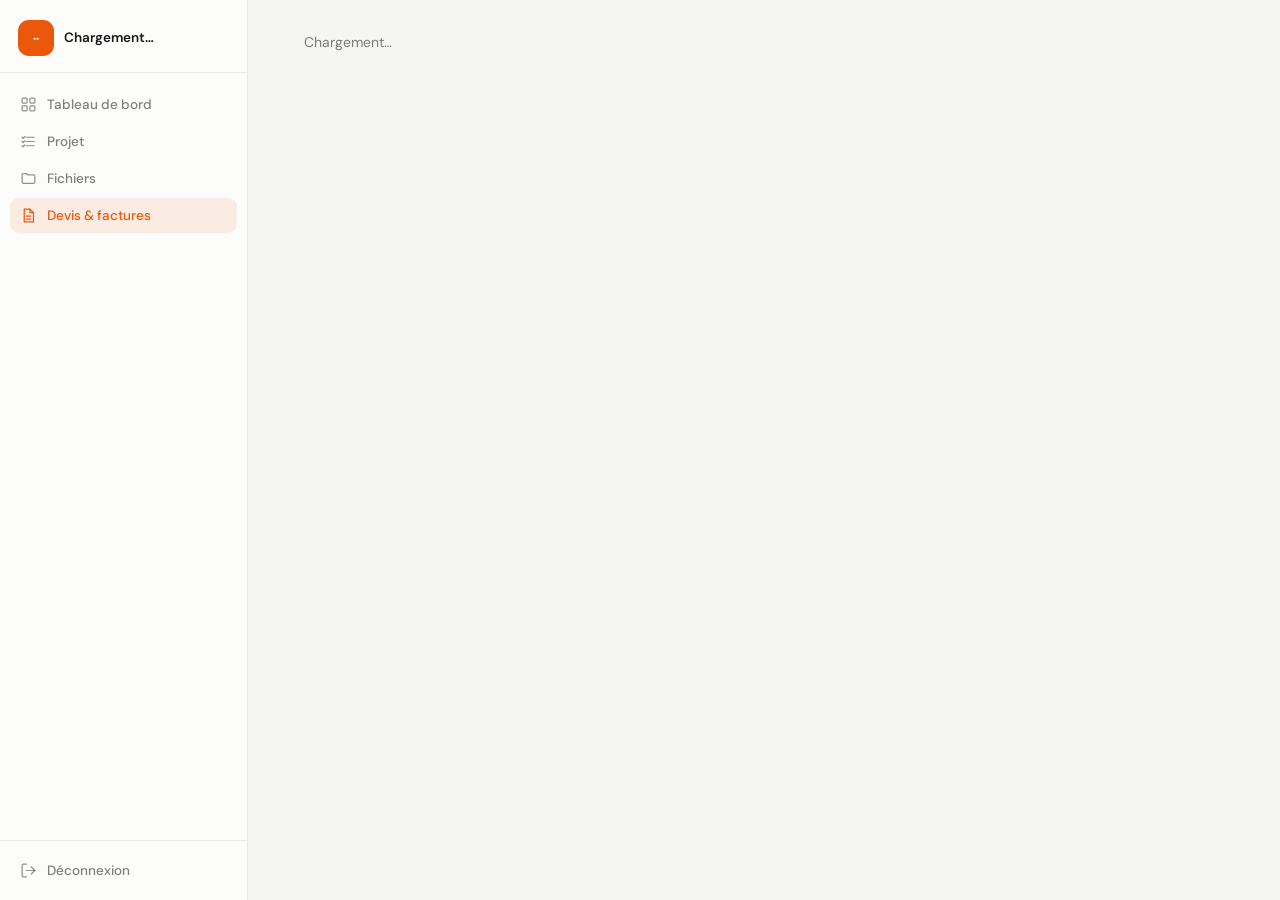
<file: espace-client/devis-factures/index.html>
<!doctype html>
<html lang="fr">
<head>
<meta charset="utf-8"/>
<meta name="viewport" content="width=device-width, initial-scale=1"/>
<title>Devis &amp; factures — Espace client</title>
<meta name="robots" content="noindex"/>
<link rel="preconnect" href="https://fonts.googleapis.com"/>
<link rel="preconnect" href="https://fonts.gstatic.com" crossorigin/>
<link href="https://fonts.googleapis.com/css2?family=DM+Sans:ital,wght@0,300;0,400;0,500;0,600;0,700;0,800;0,900;1,400&family=DM+Serif+Display:ital@0;1&display=swap" rel="stylesheet"/>
<link rel="stylesheet" href="/assets/espace-client.css?v=30"/>
</head>
<body>
<div class="app-shell">
  <div class="overlay" id="overlay"></div>
  <aside class="app-sidebar" id="sidebar">
    <div class="app-brand">
      <div class="avatar" id="brand-avatar">··</div>
      <div class="app-brand-text">
        <div class="app-brand-name" id="brand-name">Chargement…</div>
        <div class="app-brand-sub" id="brand-sub"></div>
      </div>
    </div>
    <nav class="app-nav">
      <a href="/espace-client/" class="nav-item">
        <svg viewBox="0 0 24 24" fill="none" stroke="currentColor" stroke-width="1.75" stroke-linecap="round" stroke-linejoin="round"><rect x="3" y="3" width="7" height="7" rx="1.5"/><rect x="14" y="3" width="7" height="7" rx="1.5"/><rect x="3" y="14" width="7" height="7" rx="1.5"/><rect x="14" y="14" width="7" height="7" rx="1.5"/></svg>
        Tableau de bord
      </a>
      <a href="/espace-client/projet/" class="nav-item">
        <svg viewBox="0 0 24 24" fill="none" stroke="currentColor" stroke-width="1.75" stroke-linecap="round" stroke-linejoin="round"><path d="M9 6h11"/><path d="M9 12h11"/><path d="M9 18h11"/><path d="m3 6 1.5 1.5L7 5"/><path d="m3 12 1.5 1.5L7 11"/><path d="m3 18 1.5 1.5L7 17"/></svg>
        Projet
      </a>
      <a href="/espace-client/fichiers/" class="nav-item">
        <svg viewBox="0 0 24 24" fill="none" stroke="currentColor" stroke-width="1.75" stroke-linecap="round" stroke-linejoin="round"><path d="M3 7a2 2 0 0 1 2-2h4l2 2h8a2 2 0 0 1 2 2v8a2 2 0 0 1-2 2H5a2 2 0 0 1-2-2V7Z"/></svg>
        Fichiers
      </a>
      <a href="/espace-client/devis-factures/" class="nav-item active">
        <svg viewBox="0 0 24 24" fill="none" stroke="currentColor" stroke-width="1.75" stroke-linecap="round" stroke-linejoin="round"><path d="M14 3v5h5"/><path d="M6 3h8l5 5v13H6z"/><path d="M9 13h6"/><path d="M9 17h6"/></svg>
        Devis &amp; factures
      </a>
    </nav>
    <div class="app-sidebar-bottom">
      <a href="#" class="nav-item" id="logout">
        <svg viewBox="0 0 24 24" fill="none" stroke="currentColor" stroke-width="1.75" stroke-linecap="round" stroke-linejoin="round"><path d="M9 21H5a2 2 0 0 1-2-2V5a2 2 0 0 1 2-2h4"/><path d="M16 17l5-5-5-5"/><path d="M21 12H9"/></svg>
        Déconnexion
      </a>
    </div>
  </aside>

  <div class="app-main">
    <div class="app-topbar">
      <button class="menu-btn" id="menu-btn">
        <svg viewBox="0 0 24 24" fill="none" stroke="currentColor" stroke-width="1.75" stroke-linecap="round" stroke-linejoin="round"><path d="M3 6h18"/><path d="M3 12h18"/><path d="M3 18h18"/></svg>
      </button>
      <strong style="font-size:14px">Devis &amp; factures</strong>
    </div>
    <div class="app-content">
      <div class="app-content-inner" id="content">
        <p class="sub">Chargement…</p>
      </div>
    </div>
  </div>
</div>

<script type="module">
import { supabase, requireSession } from '/assets/supabase-client.js';

const ICON_EMPTY = '<svg viewBox="0 0 24 24" fill="none" stroke="currentColor" stroke-width="1.5" stroke-linecap="round" stroke-linejoin="round"><path d="M14 3v5h5"/><path d="M6 3h8l5 5v13H6z"/><path d="M9 13h6"/><path d="M9 17h6"/></svg>';
function initials(nom) {
  return nom.trim().split(/\s+/).map((w) => w[0]).slice(0, 2).join('').toUpperCase();
}
function money(n) {
  return Number(n).toLocaleString('fr-FR', { minimumFractionDigits: 2, maximumFractionDigits: 2 }) + ' €';
}

// Remplace window.alert (bloquant) par un message non bloquant en bas d'écran.
function showToast(message, type = 'error') {
  let toast = document.getElementById('toast');
  if (!toast) {
    toast = document.createElement('div');
    toast.id = 'toast';
    document.body.appendChild(toast);
  }
  toast.textContent = message;
  toast.className = `toast ${type} show`;
  clearTimeout(toast._timeout);
  toast._timeout = setTimeout(() => toast.classList.remove('show'), 4000);
}

async function downloadDoc(path, btn) {
  btn.disabled = true;
  const { data, error } = await supabase.storage.from('client-files').createSignedUrl(path, 60);
  btn.disabled = false;
  if (error || !data) {
    showToast('Impossible de générer le lien de téléchargement.');
    return;
  }
  window.open(data.signedUrl, '_blank');
}

function renderDocList(docs, emptyLabel) {
  if (!docs || docs.length === 0) {
    return `<div class="empty-state">${ICON_EMPTY}<p>${emptyLabel}</p></div>`;
  }
  return docs.map((d) => `
    <div class="doc-item">
      <div class="file-icon">${ICON_EMPTY}</div>
      <div class="file-info">
        <div class="doc-amount">${money(d.montant)}</div>
        <div class="doc-meta">${new Date(d.created_at).toLocaleDateString('fr-FR')}</div>
      </div>
      <span class="badge ${d.statut}">${d.statut.replace('_', ' ')}</span>
      <button class="file-download" data-path="${d.storage_path}" title="Télécharger">
        <svg viewBox="0 0 24 24" fill="none" stroke="currentColor" stroke-width="1.75" stroke-linecap="round" stroke-linejoin="round"><path d="M12 3v12"/><path d="m7 10 5 5 5-5"/><path d="M5 21h14"/></svg>
      </button>
    </div>
  `).join('');
}

const session = await requireSession('/espace-client/connexion/');
if (session) {
  const content = document.getElementById('content');

  const { data: client } = await supabase
    .from('clients')
    .select('id, nom, nom_projet')
    .eq('auth_user_id', session.user.id)
    .single();

  if (client) {
    document.getElementById('brand-avatar').textContent = initials(client.nom);
    document.getElementById('brand-name').textContent = client.nom;
    document.getElementById('brand-sub').textContent = client.nom_projet;
  }

  const { data: project } = client
    ? await supabase.from('projects').select('id').eq('client_id', client.id).single()
    : { data: null };

  const { data: quotes } = project
    ? await supabase.from('quotes').select('id, montant, statut, storage_path, created_at').eq('project_id', project.id).order('created_at', { ascending: false })
    : { data: [] };

  const { data: invoices } = project
    ? await supabase.from('invoices').select('id, montant, statut, storage_path, created_at').eq('project_id', project.id).order('created_at', { ascending: false })
    : { data: [] };

  content.innerHTML = `
    <div class="page-header">
      <h1>Devis &amp; factures</h1>
      <p class="sub">${client?.nom_projet || ''}</p>
    </div>
    <div class="section-card">
      <div class="section-head"><h2>Devis</h2></div>
      ${renderDocList(quotes, 'Aucun devis pour l\'instant.')}
    </div>
    <div class="section-card">
      <div class="section-head"><h2>Factures</h2></div>
      ${renderDocList(invoices, 'Aucune facture pour l\'instant.')}
    </div>
  `;

  content.querySelectorAll('.file-download[data-path]').forEach((btn) => {
    btn.addEventListener('click', () => downloadDoc(btn.dataset.path, btn));
  });
}

document.getElementById('logout').addEventListener('click', async (e) => {
  e.preventDefault();
  await supabase.auth.signOut();
  window.location.href = '/espace-client/connexion/';
});
document.getElementById('menu-btn').addEventListener('click', () => {
  document.getElementById('sidebar').classList.toggle('open');
  document.getElementById('overlay').classList.toggle('on');
});
document.getElementById('overlay').addEventListener('click', () => {
  document.getElementById('sidebar').classList.remove('open');
  document.getElementById('overlay').classList.remove('on');
});
</script>
</body>
</html>
</file>
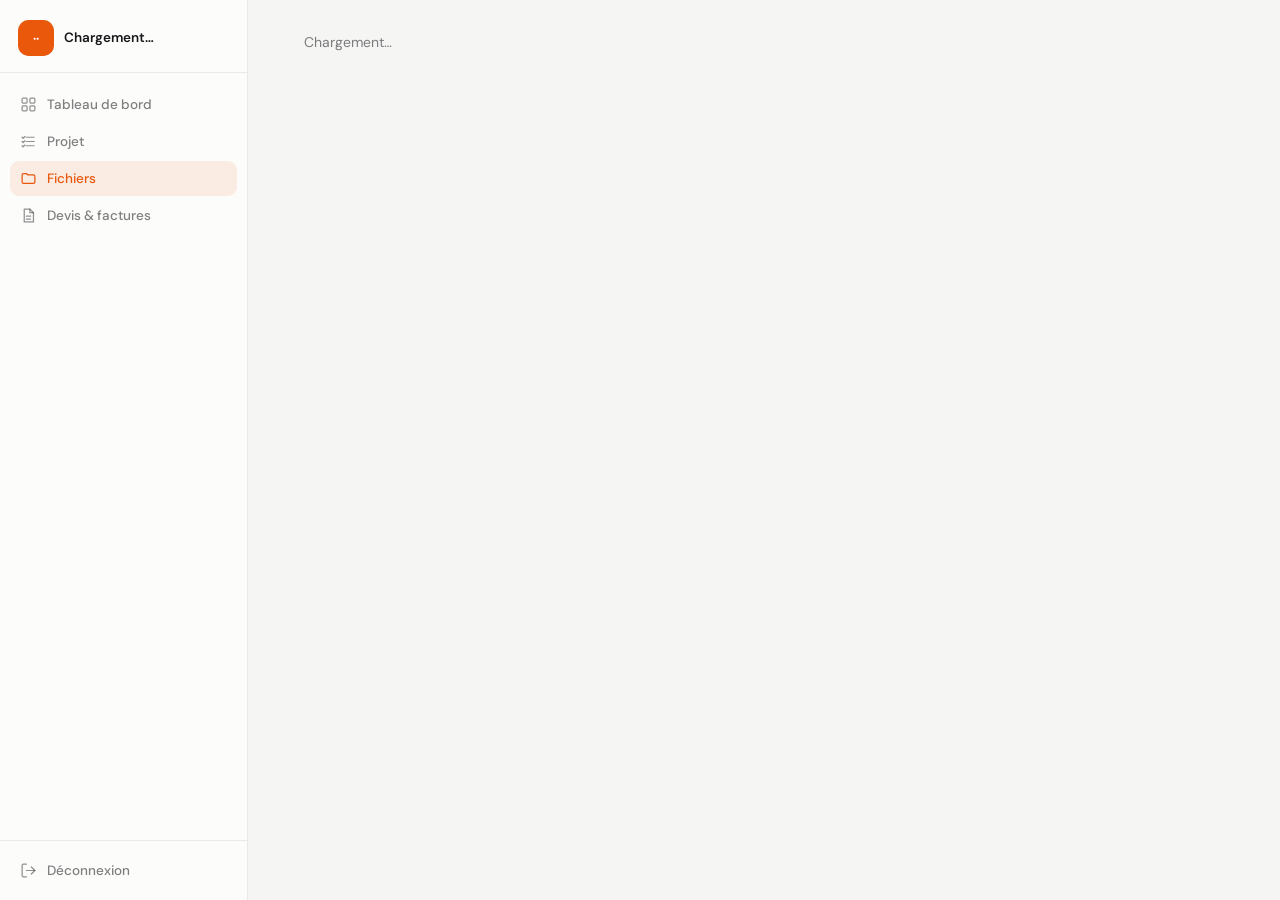
<file: espace-client/fichiers/index.html>
<!doctype html>
<html lang="fr">
<head>
<meta charset="utf-8"/>
<meta name="viewport" content="width=device-width, initial-scale=1"/>
<title>Fichiers — Espace client</title>
<meta name="robots" content="noindex"/>
<link rel="preconnect" href="https://fonts.googleapis.com"/>
<link rel="preconnect" href="https://fonts.gstatic.com" crossorigin/>
<link href="https://fonts.googleapis.com/css2?family=DM+Sans:ital,wght@0,300;0,400;0,500;0,600;0,700;0,800;0,900;1,400&family=DM+Serif+Display:ital@0;1&display=swap" rel="stylesheet"/>
<link rel="stylesheet" href="/assets/espace-client.css?v=30"/>
</head>
<body>
<div class="app-shell">
  <div class="overlay" id="overlay"></div>
  <aside class="app-sidebar" id="sidebar">
    <div class="app-brand">
      <div class="avatar" id="brand-avatar">··</div>
      <div class="app-brand-text">
        <div class="app-brand-name" id="brand-name">Chargement…</div>
        <div class="app-brand-sub" id="brand-sub"></div>
      </div>
    </div>
    <nav class="app-nav">
      <a href="/espace-client/" class="nav-item">
        <svg viewBox="0 0 24 24" fill="none" stroke="currentColor" stroke-width="1.75" stroke-linecap="round" stroke-linejoin="round"><rect x="3" y="3" width="7" height="7" rx="1.5"/><rect x="14" y="3" width="7" height="7" rx="1.5"/><rect x="3" y="14" width="7" height="7" rx="1.5"/><rect x="14" y="14" width="7" height="7" rx="1.5"/></svg>
        Tableau de bord
      </a>
      <a href="/espace-client/projet/" class="nav-item">
        <svg viewBox="0 0 24 24" fill="none" stroke="currentColor" stroke-width="1.75" stroke-linecap="round" stroke-linejoin="round"><path d="M9 6h11"/><path d="M9 12h11"/><path d="M9 18h11"/><path d="m3 6 1.5 1.5L7 5"/><path d="m3 12 1.5 1.5L7 11"/><path d="m3 18 1.5 1.5L7 17"/></svg>
        Projet
      </a>
      <a href="/espace-client/fichiers/" class="nav-item active">
        <svg viewBox="0 0 24 24" fill="none" stroke="currentColor" stroke-width="1.75" stroke-linecap="round" stroke-linejoin="round"><path d="M3 7a2 2 0 0 1 2-2h4l2 2h8a2 2 0 0 1 2 2v8a2 2 0 0 1-2 2H5a2 2 0 0 1-2-2V7Z"/></svg>
        Fichiers
      </a>
      <a href="/espace-client/devis-factures/" class="nav-item">
        <svg viewBox="0 0 24 24" fill="none" stroke="currentColor" stroke-width="1.75" stroke-linecap="round" stroke-linejoin="round"><path d="M14 3v5h5"/><path d="M6 3h8l5 5v13H6z"/><path d="M9 13h6"/><path d="M9 17h6"/></svg>
        Devis &amp; factures
      </a>
    </nav>
    <div class="app-sidebar-bottom">
      <a href="#" class="nav-item" id="logout">
        <svg viewBox="0 0 24 24" fill="none" stroke="currentColor" stroke-width="1.75" stroke-linecap="round" stroke-linejoin="round"><path d="M9 21H5a2 2 0 0 1-2-2V5a2 2 0 0 1 2-2h4"/><path d="M16 17l5-5-5-5"/><path d="M21 12H9"/></svg>
        Déconnexion
      </a>
    </div>
  </aside>

  <div class="app-main">
    <div class="app-topbar">
      <button class="menu-btn" id="menu-btn">
        <svg viewBox="0 0 24 24" fill="none" stroke="currentColor" stroke-width="1.75" stroke-linecap="round" stroke-linejoin="round"><path d="M3 6h18"/><path d="M3 12h18"/><path d="M3 18h18"/></svg>
      </button>
      <strong style="font-size:14px">Fichiers</strong>
    </div>
    <div class="app-content">
      <div class="app-content-inner" id="content">
        <p class="sub">Chargement…</p>
      </div>
    </div>
  </div>
</div>

<script type="module">
import { supabase, requireSession } from '/assets/supabase-client.js';

const ICON_IMAGE = '<svg viewBox="0 0 24 24" fill="none" stroke="currentColor" stroke-width="1.75" stroke-linecap="round" stroke-linejoin="round"><rect x="3" y="4" width="18" height="16" rx="2"/><circle cx="8.5" cy="9.5" r="1.5"/><path d="m21 15-5-5L5 20"/></svg>';
const ICON_DOC = '<svg viewBox="0 0 24 24" fill="none" stroke="currentColor" stroke-width="1.75" stroke-linecap="round" stroke-linejoin="round"><path d="M14 3v5h5"/><path d="M6 3h8l5 5v13H6z"/><path d="M9 13h6"/><path d="M9 17h6"/></svg>';
const ICON_DOWNLOAD = '<svg viewBox="0 0 24 24" fill="none" stroke="currentColor" stroke-width="1.75" stroke-linecap="round" stroke-linejoin="round"><path d="M12 3v12"/><path d="m7 10 5 5 5-5"/><path d="M5 21h14"/></svg>';
const ICON_TRASH = '<svg viewBox="0 0 24 24" fill="none" stroke="currentColor" stroke-width="1.75" stroke-linecap="round" stroke-linejoin="round"><path d="M3 6h18"/><path d="M8 6V4a2 2 0 0 1 2-2h4a2 2 0 0 1 2 2v2"/><path d="M19 6l-1 14a2 2 0 0 1-2 2H8a2 2 0 0 1-2-2L5 6"/></svg>';
const IMAGE_EXT = ['jpg', 'jpeg', 'png', 'gif', 'webp', 'svg'];
function fileIcon(nom) {
  const ext = (nom.split('.').pop() || '').toLowerCase();
  return IMAGE_EXT.includes(ext) ? ICON_IMAGE : ICON_DOC;
}
function initials(nom) {
  return nom.trim().split(/\s+/).map((w) => w[0]).slice(0, 2).join('').toUpperCase();
}

// Confirmation de suppression sans dialogue natif (window.confirm bloque tout
// le rendu de la page) : premier clic arme le bouton (rouge, 3s), second clic confirme.
function wireDeleteConfirm(btn, onConfirm) {
  let timeout;
  btn.addEventListener('click', () => {
    if (btn.dataset.armed !== 'true') {
      btn.dataset.armed = 'true';
      btn.classList.add('confirm-armed');
      timeout = setTimeout(() => {
        btn.dataset.armed = 'false';
        btn.classList.remove('confirm-armed');
      }, 3000);
      return;
    }
    clearTimeout(timeout);
    btn.disabled = true;
    onConfirm();
  });
}

// Remplace window.alert (bloquant) par un message non bloquant en bas d'écran.
function showToast(message, type = 'error') {
  let toast = document.getElementById('toast');
  if (!toast) {
    toast = document.createElement('div');
    toast.id = 'toast';
    document.body.appendChild(toast);
  }
  toast.textContent = message;
  toast.className = `toast ${type} show`;
  clearTimeout(toast._timeout);
  toast._timeout = setTimeout(() => toast.classList.remove('show'), 4000);
}
function formatBytes(bytes) {
  if (!bytes) return '';
  const kb = bytes / 1024;
  return kb < 1024 ? `${Math.round(kb)} Ko` : `${(kb / 1024).toFixed(1)} Mo`;
}

const session = await requireSession('/espace-client/connexion/');
if (session) {
  const content = document.getElementById('content');
  const userId = session.user.id;

  const { data: client } = await supabase
    .from('clients')
    .select('id, nom, nom_projet')
    .eq('auth_user_id', session.user.id)
    .single();

  if (client) {
    document.getElementById('brand-avatar').textContent = initials(client.nom);
    document.getElementById('brand-name').textContent = client.nom;
    document.getElementById('brand-sub').textContent = client.nom_projet;
  }

  const { data: project } = client
    ? await supabase.from('projects').select('id').eq('client_id', client.id).single()
    : { data: null };

  async function loadAndRender() {
    const { data: files } = project
      ? await supabase
          .from('files')
          .select('id, nom, type, storage_path, date_upload, size_bytes, uploaded_by')
          .eq('project_id', project.id)
          .order('date_upload', { ascending: false })
      : { data: [] };

    const allFiles = files || [];

    content.innerHTML = `
      <div class="page-header">
        <h1>Maquettes &amp; fichiers</h1>
        <p class="sub">${allFiles.length} fichier${allFiles.length > 1 ? 's' : ''} partagé${allFiles.length > 1 ? 's' : ''} sur ce projet</p>
      </div>
      <div class="section-card">
        ${allFiles.length === 0 ? `<div class="empty-state">${ICON_DOC}<p>Aucun fichier pour l'instant.</p></div>` : `
        <div class="file-list">
          ${allFiles.map((f) => `
            <div class="file-item">
              <div class="file-icon">${fileIcon(f.nom)}</div>
              <div class="file-info">
                <div class="file-name">${f.nom}</div>
                <div class="file-meta">${f.type}${f.size_bytes ? ' · ' + formatBytes(f.size_bytes) : ''} · ${new Date(f.date_upload).toLocaleDateString('fr-FR')}</div>
              </div>
              <div class="file-actions">
                <button class="file-download" data-path="${f.storage_path}" title="Télécharger">${ICON_DOWNLOAD}</button>
                ${f.uploaded_by === userId ? `<button class="file-download file-delete" data-file-id="${f.id}" data-path="${f.storage_path}" title="Supprimer">${ICON_TRASH}</button>` : ''}
              </div>
            </div>
          `).join('')}
        </div>
        `}
        <form id="upload-form" style="margin-top:16px">
          <label for="file-input">Ajouter un fichier</label>
          <input type="file" id="file-input" required style="margin-bottom:16px"/>
          <button type="submit" class="btn-primary" id="upload-btn" style="width:auto">Ajouter</button>
        </form>
      </div>
    `;

    content.querySelectorAll('.file-download[data-path]:not(.file-delete)').forEach((btn) => {
      btn.addEventListener('click', async () => {
        btn.disabled = true;
        const { data, error } = await supabase.storage.from('client-files').createSignedUrl(btn.dataset.path, 60);
        btn.disabled = false;
        if (error || !data) { showToast('Impossible de générer le lien de téléchargement.'); return; }
        window.open(data.signedUrl, '_blank');
      });
    });

    content.querySelectorAll('.file-delete').forEach((btn) => {
      wireDeleteConfirm(btn, async () => {
        await supabase.storage.from('client-files').remove([btn.dataset.path]);
        await supabase.from('files').delete().eq('id', btn.dataset.fileId);
        loadAndRender();
      });
    });

    document.getElementById('upload-form').addEventListener('submit', async (e) => {
      e.preventDefault();
      const btn = document.getElementById('upload-btn');
      btn.disabled = true;
      const fileInput = document.getElementById('file-input');
      const file = fileInput.files[0];
      const path = `${project.id}/${Date.now()}_${file.name}`;

      const { error: uploadError } = await supabase.storage.from('client-files').upload(path, file);
      if (uploadError) {
        showToast(uploadError.message);
        btn.disabled = false;
        return;
      }
      await supabase.from('files').insert({
        project_id: project.id, type: 'fichier', nom: file.name,
        storage_path: path, size_bytes: file.size, uploaded_by: userId,
      });
      btn.disabled = false;
      loadAndRender();
    });
  }

  await loadAndRender();
}

document.getElementById('logout').addEventListener('click', async (e) => {
  e.preventDefault();
  await supabase.auth.signOut();
  window.location.href = '/espace-client/connexion/';
});
document.getElementById('menu-btn').addEventListener('click', () => {
  document.getElementById('sidebar').classList.toggle('open');
  document.getElementById('overlay').classList.toggle('on');
});
document.getElementById('overlay').addEventListener('click', () => {
  document.getElementById('sidebar').classList.remove('open');
  document.getElementById('overlay').classList.remove('on');
});
</script>
</body>
</html>
</file>
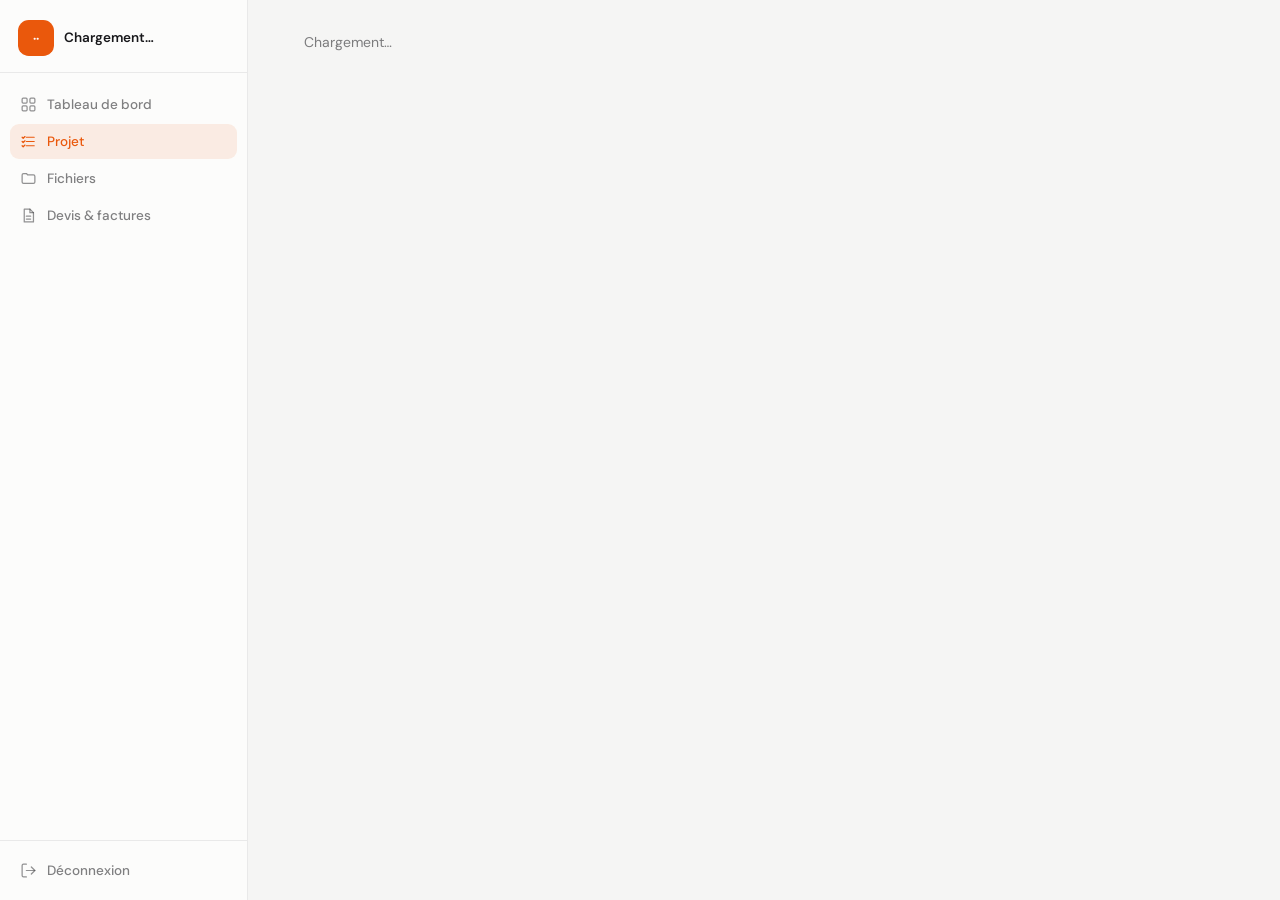
<file: espace-client/projet/index.html>
<!doctype html>
<html lang="fr">
<head>
<meta charset="utf-8"/>
<meta name="viewport" content="width=device-width, initial-scale=1"/>
<title>Projet — Espace client</title>
<meta name="robots" content="noindex"/>
<link rel="preconnect" href="https://fonts.googleapis.com"/>
<link rel="preconnect" href="https://fonts.gstatic.com" crossorigin/>
<link href="https://fonts.googleapis.com/css2?family=DM+Sans:ital,wght@0,300;0,400;0,500;0,600;0,700;0,800;0,900;1,400&family=DM+Serif+Display:ital@0;1&display=swap" rel="stylesheet"/>
<link rel="stylesheet" href="/assets/espace-client.css?v=30"/>
</head>
<body>
<div class="app-shell">
  <div class="overlay" id="overlay"></div>
  <aside class="app-sidebar" id="sidebar">
    <div class="app-brand">
      <div class="avatar" id="brand-avatar">··</div>
      <div class="app-brand-text">
        <div class="app-brand-name" id="brand-name">Chargement…</div>
        <div class="app-brand-sub" id="brand-sub"></div>
      </div>
    </div>
    <nav class="app-nav">
      <a href="/espace-client/" class="nav-item">
        <svg viewBox="0 0 24 24" fill="none" stroke="currentColor" stroke-width="1.75" stroke-linecap="round" stroke-linejoin="round"><rect x="3" y="3" width="7" height="7" rx="1.5"/><rect x="14" y="3" width="7" height="7" rx="1.5"/><rect x="3" y="14" width="7" height="7" rx="1.5"/><rect x="14" y="14" width="7" height="7" rx="1.5"/></svg>
        Tableau de bord
      </a>
      <a href="/espace-client/projet/" class="nav-item active">
        <svg viewBox="0 0 24 24" fill="none" stroke="currentColor" stroke-width="1.75" stroke-linecap="round" stroke-linejoin="round"><path d="M9 6h11"/><path d="M9 12h11"/><path d="M9 18h11"/><path d="m3 6 1.5 1.5L7 5"/><path d="m3 12 1.5 1.5L7 11"/><path d="m3 18 1.5 1.5L7 17"/></svg>
        Projet
      </a>
      <a href="/espace-client/fichiers/" class="nav-item">
        <svg viewBox="0 0 24 24" fill="none" stroke="currentColor" stroke-width="1.75" stroke-linecap="round" stroke-linejoin="round"><path d="M3 7a2 2 0 0 1 2-2h4l2 2h8a2 2 0 0 1 2 2v8a2 2 0 0 1-2 2H5a2 2 0 0 1-2-2V7Z"/></svg>
        Fichiers
      </a>
      <a href="/espace-client/devis-factures/" class="nav-item">
        <svg viewBox="0 0 24 24" fill="none" stroke="currentColor" stroke-width="1.75" stroke-linecap="round" stroke-linejoin="round"><path d="M14 3v5h5"/><path d="M6 3h8l5 5v13H6z"/><path d="M9 13h6"/><path d="M9 17h6"/></svg>
        Devis &amp; factures
      </a>
    </nav>
    <div class="app-sidebar-bottom">
      <a href="#" class="nav-item" id="logout">
        <svg viewBox="0 0 24 24" fill="none" stroke="currentColor" stroke-width="1.75" stroke-linecap="round" stroke-linejoin="round"><path d="M9 21H5a2 2 0 0 1-2-2V5a2 2 0 0 1 2-2h4"/><path d="M16 17l5-5-5-5"/><path d="M21 12H9"/></svg>
        Déconnexion
      </a>
    </div>
  </aside>

  <div class="app-main">
    <div class="app-topbar">
      <button class="menu-btn" id="menu-btn">
        <svg viewBox="0 0 24 24" fill="none" stroke="currentColor" stroke-width="1.75" stroke-linecap="round" stroke-linejoin="round"><path d="M3 6h18"/><path d="M3 12h18"/><path d="M3 18h18"/></svg>
      </button>
      <strong style="font-size:14px">Projet</strong>
    </div>
    <div class="app-content">
      <div class="app-content-inner" id="content">
        <p class="sub">Chargement…</p>
      </div>
    </div>
  </div>
</div>

<div class="modal-overlay" id="phase-modal-overlay">
  <div class="modal">
    <button class="modal-close" id="phase-modal-close" aria-label="Fermer">
      <svg viewBox="0 0 24 24" fill="none" stroke="currentColor" stroke-width="2" stroke-linecap="round" stroke-linejoin="round"><path d="M18 6 6 18"/><path d="m6 6 12 12"/></svg>
    </button>
    <div class="modal-header" id="phase-modal-header"></div>
    <div class="modal-body" id="phase-modal-body"></div>
  </div>
</div>

<script type="module">
import { supabase, requireSession } from '/assets/supabase-client.js';

const ICON_IMAGE = '<svg viewBox="0 0 24 24" fill="none" stroke="currentColor" stroke-width="1.75" stroke-linecap="round" stroke-linejoin="round"><rect x="3" y="4" width="18" height="16" rx="2"/><circle cx="8.5" cy="9.5" r="1.5"/><path d="m21 15-5-5L5 20"/></svg>';
const ICON_DOC = '<svg viewBox="0 0 24 24" fill="none" stroke="currentColor" stroke-width="1.75" stroke-linecap="round" stroke-linejoin="round"><path d="M14 3v5h5"/><path d="M6 3h8l5 5v13H6z"/><path d="M9 13h6"/><path d="M9 17h6"/></svg>';
const ICON_DOWNLOAD = '<svg viewBox="0 0 24 24" fill="none" stroke="currentColor" stroke-width="1.75" stroke-linecap="round" stroke-linejoin="round"><path d="M12 3v12"/><path d="m7 10 5 5 5-5"/><path d="M5 21h14"/></svg>';
const ICON_TRASH = '<svg viewBox="0 0 24 24" fill="none" stroke="currentColor" stroke-width="1.75" stroke-linecap="round" stroke-linejoin="round"><path d="M3 6h18"/><path d="M8 6V4a2 2 0 0 1 2-2h4a2 2 0 0 1 2 2v2"/><path d="M19 6l-1 14a2 2 0 0 1-2 2H8a2 2 0 0 1-2-2L5 6"/></svg>';
const ICON_CHECK = '<svg viewBox="0 0 24 24" fill="none" stroke="currentColor" stroke-width="3" stroke-linecap="round" stroke-linejoin="round"><path d="M20 6 9 17l-5-5"/></svg>';
const ICON_LINK = '<svg viewBox="0 0 24 24" fill="none" stroke="currentColor" stroke-width="1.75" stroke-linecap="round" stroke-linejoin="round"><path d="M10 13a5 5 0 0 0 7.54.54l3-3a5 5 0 0 0-7.07-7.07l-1.72 1.71"/><path d="M14 11a5 5 0 0 0-7.54-.54l-3 3a5 5 0 0 0 7.07 7.07l1.71-1.71"/></svg>';
const IMAGE_EXT = ['jpg', 'jpeg', 'png', 'gif', 'webp', 'svg'];
function fileIcon(nom) {
  const ext = (nom.split('.').pop() || '').toLowerCase();
  return IMAGE_EXT.includes(ext) ? ICON_IMAGE : ICON_DOC;
}
function initials(nom) {
  return nom.trim().split(/\s+/).map((w) => w[0]).slice(0, 2).join('').toUpperCase();
}

// Confirmation de suppression sans dialogue natif (window.confirm bloque tout
// le rendu de la page) : premier clic arme le bouton (rouge, 3s), second clic confirme.
function wireDeleteConfirm(btn, onConfirm) {
  let timeout;
  btn.addEventListener('click', () => {
    if (btn.dataset.armed !== 'true') {
      btn.dataset.armed = 'true';
      btn.classList.add('confirm-armed');
      timeout = setTimeout(() => {
        btn.dataset.armed = 'false';
        btn.classList.remove('confirm-armed');
      }, 3000);
      return;
    }
    clearTimeout(timeout);
    btn.disabled = true;
    onConfirm();
  });
}

// Remplace window.alert (bloquant) par un message non bloquant en bas d'écran.
function showToast(message, type = 'error') {
  let toast = document.getElementById('toast');
  if (!toast) {
    toast = document.createElement('div');
    toast.id = 'toast';
    document.body.appendChild(toast);
  }
  toast.textContent = message;
  toast.className = `toast ${type} show`;
  clearTimeout(toast._timeout);
  toast._timeout = setTimeout(() => toast.classList.remove('show'), 4000);
}
function formatBytes(bytes) {
  if (!bytes) return '';
  const kb = bytes / 1024;
  return kb < 1024 ? `${Math.round(kb)} Ko` : `${(kb / 1024).toFixed(1)} Mo`;
}
function escapeHtml(str) {
  return str.replace(/[&<>"']/g, (c) => ({ '&': '&amp;', '<': '&lt;', '>': '&gt;', '"': '&quot;', "'": '&#39;' }[c]));
}
function renderInline(text) {
  return escapeHtml(text).replace(/\*\*(.+?)\*\*/g, '<strong>$1</strong>');
}
// Rendu "markdown-lite" des comptes-rendus : titres (#, ##, ###), listes (-, *, •,
// avec indentation pour l'imbrication) et gras (**texte**), sinon simples paragraphes
// avec sauts de ligne préservés.
function renderNoteContent(raw) {
  const lines = raw.split('\n');
  let html = '';
  let listDepth = 0;
  let paragraph = [];
  const flushParagraph = () => {
    if (paragraph.length) { html += `<p>${paragraph.join('<br>')}</p>`; paragraph = []; }
  };
  const closeLists = () => { while (listDepth > 0) { html += '</ul>'; listDepth--; } };

  lines.forEach((line) => {
    const trimmed = line.trim();
    if (trimmed === '') { flushParagraph(); closeLists(); return; }

    const heading = trimmed.match(/^(#{1,3})\s+(.*)$/);
    if (heading) {
      flushParagraph(); closeLists();
      const level = heading[1].length + 2;
      html += `<h${level}>${renderInline(heading[2])}</h${level}>`;
      return;
    }

    const bullet = line.match(/^(\s*)[-*•]\s+(.*)$/);
    if (bullet) {
      flushParagraph();
      const depth = Math.min(Math.floor(bullet[1].length / 2) + 1, 4);
      while (listDepth < depth) { html += '<ul>'; listDepth++; }
      while (listDepth > depth) { html += '</ul>'; listDepth--; }
      html += `<li>${renderInline(bullet[2])}</li>`;
      return;
    }

    closeLists();
    paragraph.push(renderInline(trimmed));
  });
  flushParagraph();
  closeLists();
  return html;
}

const session = await requireSession('/espace-client/connexion/');
if (session) {
  const content = document.getElementById('content');
  const userId = session.user.id;

  const { data: client } = await supabase
    .from('clients')
    .select('id, nom, nom_projet')
    .eq('auth_user_id', session.user.id)
    .single();

  if (client) {
    document.getElementById('brand-avatar').textContent = initials(client.nom);
    document.getElementById('brand-name').textContent = client.nom;
    document.getElementById('brand-sub').textContent = client.nom_projet;
  }

  const { data: project } = client
    ? await supabase.from('projects').select('id, nom').eq('client_id', client.id).single()
    : { data: null };

  const { data: phases } = project
    ? await supabase
        .from('project_phases')
        .select('id, nom_phase, statut, date_maj, tags')
        .eq('project_id', project.id)
        .order('ordre', { ascending: true })
    : { data: [] };

  const allPhases = phases || [];
  const phaseIds = allPhases.map((p) => p.id);
  const doneCount = allPhases.filter((p) => p.statut === 'terminee').length;

  const [{ data: allTasks }, { data: allFiles }, { data: allNotes }] = phaseIds.length
    ? await Promise.all([
        supabase.from('project_tasks').select('phase_id, fait').in('phase_id', phaseIds),
        supabase.from('files').select('phase_id').in('phase_id', phaseIds),
        supabase.from('project_phase_notes').select('phase_id').in('phase_id', phaseIds),
      ])
    : [{ data: [] }, { data: [] }, { data: [] }];

  function countBy(rows) {
    const map = {};
    (rows || []).forEach((r) => { map[r.phase_id] = (map[r.phase_id] || 0) + 1; });
    return map;
  }
  function taskStats(rows) {
    const map = {};
    (rows || []).forEach((r) => {
      map[r.phase_id] = map[r.phase_id] || { total: 0, done: 0 };
      map[r.phase_id].total++;
      if (r.fait) map[r.phase_id].done++;
    });
    return map;
  }
  const fileCounts = countBy(allFiles);
  const noteCounts = countBy(allNotes);
  const taskCounts = taskStats(allTasks);

  const ICON_NOTE = '<svg viewBox="0 0 24 24" fill="none" stroke="currentColor" stroke-width="2" stroke-linecap="round" stroke-linejoin="round"><path d="M21 15a2 2 0 0 1-2 2H7l-4 4V5a2 2 0 0 1 2-2h14a2 2 0 0 1 2 2z"/></svg>';
  const ICON_FILE_SMALL = '<svg viewBox="0 0 24 24" fill="none" stroke="currentColor" stroke-width="2" stroke-linecap="round" stroke-linejoin="round"><path d="M14 3v5h5"/><path d="M6 3h8l5 5v13H6z"/></svg>';

  const TAG_OPTIONS = [
    { name: 'Kick-off', bg: 'rgba(37,99,235,0.14)', color: '#2563eb' },
    { name: 'UX', bg: 'rgba(91,76,245,0.12)', color: '#5b4cf5' },
    { name: 'Design', bg: 'rgba(217,70,239,0.13)', color: '#a21caf' },
    { name: 'Dev', bg: 'rgba(48,164,108,0.16)', color: '#1f8a57' },
    { name: 'Contenu', bg: 'rgba(20,184,166,0.16)', color: '#0f766e' },
    { name: 'SEO', bg: 'rgba(6,182,212,0.15)', color: '#0e7490' },
    { name: 'Report', bg: 'rgba(217,164,65,0.18)', color: '#9a6b0a' },
    { name: 'Urgent', bg: 'rgba(229,72,77,0.13)', color: '#c53d41' },
  ];
  function tagStyle(tag) {
    return TAG_OPTIONS.find((t) => t.name === tag) || { bg: 'var(--chip-bg)', color: 'var(--text2)' };
  }
  function renderTags(tags) {
    return (tags || []).length
      ? `<div class="kanban-tags">${tags.map((t) => `<span class="kanban-tag" style="background:${tagStyle(t).bg};color:${tagStyle(t).color}">${t}</span>`).join('')}</div>`
      : '';
  }

  const COLUMNS = [
    { statut: 'a_venir', label: 'À venir' },
    { statut: 'en_cours', label: 'En cours' },
    { statut: 'terminee', label: 'Terminé' },
  ];

  function renderCard(p) {
    const stats = taskCounts[p.id];
    const pct = stats && stats.total ? Math.round((stats.done / stats.total) * 100) : null;
    return `
      <div class="kanban-card" data-phase-id="${p.id}">
        ${renderTags(p.tags)}
        <div class="kanban-card-title">${p.nom_phase}</div>
        ${pct !== null ? `
        <div class="kanban-progress-row">
          <div class="progress"><div class="progress-bar ${pct === 100 ? 'success' : ''}" style="width:${pct}%"></div></div>
          <span class="kanban-progress-label">${stats.done}/${stats.total}</span>
        </div>` : ''}
        <div class="kanban-card-foot">
          <span class="kanban-card-date">${new Date(p.date_maj).toLocaleDateString('fr-FR')}</span>
          <div class="kanban-card-icons">
            ${fileCounts[p.id] ? `<span class="kanban-icon-chip">${ICON_FILE_SMALL}${fileCounts[p.id]}</span>` : ''}
            ${noteCounts[p.id] ? `<span class="kanban-icon-chip">${ICON_NOTE}${noteCounts[p.id]}</span>` : ''}
          </div>
        </div>
      </div>
    `;
  }

  content.innerHTML = `
    <div class="page-header">
      <h1>Timeline du projet</h1>
      <p class="sub">${project?.nom || client?.nom_projet || ''} — ${doneCount} phase${doneCount > 1 ? 's' : ''} terminée${doneCount > 1 ? 's' : ''} sur ${allPhases.length}</p>
    </div>
    ${allPhases.length === 0 ? `<div class="section-card"><div class="empty-state">${ICON_DOC}<p>Aucune phase enregistrée pour l'instant.</p></div></div>` : `
    <div class="kanban-board">
      ${COLUMNS.map((col) => {
        const colPhases = allPhases.filter((p) => p.statut === col.statut);
        return `
        <div class="kanban-column">
          <div class="kanban-column-head">
            <span class="kanban-column-dot ${col.statut}"></span>
            <span class="kanban-column-title">${col.label}</span>
            <span class="kanban-column-count">${colPhases.length}</span>
          </div>
          <div class="kanban-cards">
            ${colPhases.length === 0 ? '<p class="kanban-empty-col">Aucune phase.</p>' : colPhases.map(renderCard).join('')}
          </div>
        </div>
        `;
      }).join('')}
    </div>
    `}
  `;

  const modalOverlay = document.getElementById('phase-modal-overlay');
  const modalHeader = document.getElementById('phase-modal-header');
  const modalBody = document.getElementById('phase-modal-body');

  function closeModal() { modalOverlay.classList.remove('open'); }
  document.getElementById('phase-modal-close').addEventListener('click', closeModal);
  modalOverlay.addEventListener('click', (e) => { if (e.target === modalOverlay) closeModal(); });

  content.querySelectorAll('.kanban-card[data-phase-id]').forEach((card) => {
    card.addEventListener('click', () => {
      const phaseId = card.dataset.phaseId;
      const p = allPhases.find((ph) => ph.id === phaseId);
      modalHeader.innerHTML = `
        ${renderTags(p.tags)}
        <h2>${p.nom_phase}</h2>
        <div class="meta-row">
          <span class="badge ${p.statut}">${p.statut.replace('_', ' ')}</span>
          <span class="timeline-meta" style="margin:0">${new Date(p.date_maj).toLocaleDateString('fr-FR')}</span>
        </div>
      `;
      modalOverlay.classList.add('open');
      renderPhaseDetail(phaseId);
    });
  });

  async function renderPhaseDetail(phaseId) {
    const box = modalBody;
    box.innerHTML = '<p class="sub" style="margin:0">Chargement…</p>';

    const [{ data: notes }, { data: files }, { data: tasks }, { data: links }] = await Promise.all([
      supabase.from('project_phase_notes').select('contenu, created_at').eq('phase_id', phaseId).order('created_at', { ascending: false }),
      supabase.from('files').select('id, nom, type, storage_path, date_upload, size_bytes, uploaded_by').eq('phase_id', phaseId).order('date_upload', { ascending: false }),
      supabase.from('project_tasks').select('titre, responsable, delai, fait').eq('phase_id', phaseId).order('created_at', { ascending: true }),
      supabase.from('phase_links').select('titre, url, created_at').eq('phase_id', phaseId).order('created_at', { ascending: false }),
    ]);

    const today = new Date().toISOString().slice(0, 10);

    box.innerHTML = `
      <div class="phase-detail-section">
        <div class="phase-detail-label">Tâches</div>
        <div class="task-list">
          ${(tasks || []).length === 0 ? '<p class="sub" style="margin:0;font-size:13px">Aucune tâche pour l\'instant.</p>' : (tasks || []).map((t) => `
            <div class="task-item">
              <div class="task-check-static ${t.fait ? 'done' : ''}">${t.fait ? ICON_CHECK : ''}</div>
              <div class="task-info">
                <div class="task-title ${t.fait ? 'done' : ''}">${t.titre}</div>
                <div class="task-meta ${!t.fait && t.delai && t.delai < today ? 'overdue' : ''}">${[t.responsable, t.delai ? `échéance ${new Date(t.delai).toLocaleDateString('fr-FR')}` : null].filter(Boolean).join(' · ')}</div>
              </div>
            </div>
          `).join('')}
        </div>
      </div>
      <div class="phase-detail-section">
        <div class="phase-detail-label">Comptes-rendus</div>
        ${(notes || []).length === 0 ? '<p class="sub" style="margin:0;font-size:13px">Aucune note pour l\'instant.</p>' : (notes || []).map((n) => `
          <div class="note-item">
            <div class="note-content">${renderNoteContent(n.contenu)}</div>
            <div class="meta">${new Date(n.created_at).toLocaleDateString('fr-FR')}</div>
          </div>
        `).join('')}
      </div>
      <div class="phase-detail-section">
        <div class="phase-detail-label">Fichiers de cette phase</div>
        <div class="file-list" id="phase-files-${phaseId}">
          ${(files || []).length === 0 ? '<p class="sub" style="margin:0;font-size:13px">Aucun fichier.</p>' : (files || []).map((f) => `
            <div class="file-item">
              <div class="file-icon">${fileIcon(f.nom)}</div>
              <div class="file-info">
                <div class="file-name">${f.nom}</div>
                <div class="file-meta">${formatBytes(f.size_bytes)}${f.size_bytes ? ' · ' : ''}${new Date(f.date_upload).toLocaleDateString('fr-FR')}</div>
              </div>
              <div class="file-actions">
                <button class="file-download" data-path="${f.storage_path}" title="Télécharger">${ICON_DOWNLOAD}</button>
                ${f.uploaded_by === userId ? `<button class="file-download file-delete" data-file-id="${f.id}" data-path="${f.storage_path}" title="Supprimer">${ICON_TRASH}</button>` : ''}
              </div>
            </div>
          `).join('')}
        </div>
        <form class="phase-upload-form" data-phase-id="${phaseId}" style="margin-top:14px">
          <input type="file" style="margin-bottom:10px"/>
          <button type="submit" class="btn-secondary">Ajouter un fichier</button>
        </form>
      </div>
      <div class="phase-detail-section">
        <div class="phase-detail-label">Liens</div>
        <div class="file-list">
          ${(links || []).length === 0 ? '<p class="sub" style="margin:0;font-size:13px">Aucun lien pour l\'instant.</p>' : (links || []).map((l) => `
            <a class="file-item" href="${l.url}" target="_blank" rel="noopener" style="text-decoration:none;color:inherit">
              <div class="file-icon">${ICON_LINK}</div>
              <div class="file-info">
                <div class="file-name">${l.titre}</div>
                <div class="file-meta">${new Date(l.created_at).toLocaleDateString('fr-FR')}</div>
              </div>
            </a>
          `).join('')}
        </div>
      </div>
    `;

    box.querySelectorAll('.file-download[data-path]:not(.file-delete)').forEach((btn) => {
      btn.addEventListener('click', async () => {
        btn.disabled = true;
        const { data, error } = await supabase.storage.from('client-files').createSignedUrl(btn.dataset.path, 60);
        btn.disabled = false;
        if (error || !data) { showToast('Impossible de générer le lien de téléchargement.'); return; }
        window.open(data.signedUrl, '_blank');
      });
    });

    box.querySelectorAll('.file-delete').forEach((btn) => {
      wireDeleteConfirm(btn, async () => {
        await supabase.storage.from('client-files').remove([btn.dataset.path]);
        await supabase.from('files').delete().eq('id', btn.dataset.fileId);
        renderPhaseDetail(phaseId);
      });
    });

    box.querySelector('.phase-upload-form').addEventListener('submit', async (e) => {
      e.preventDefault();
      const form = e.target;
      const fileInput = form.querySelector('input[type=file]');
      const file = fileInput.files[0];
      if (!file) { showToast('Sélectionnez un fichier avant d\'ajouter.'); return; }
      const path = `${project.id}/${Date.now()}_${file.name}`;
      const { error: uploadError } = await supabase.storage.from('client-files').upload(path, file);
      if (uploadError) { showToast(uploadError.message); return; }
      await supabase.from('files').insert({
        project_id: project.id, phase_id: phaseId, type: 'fichier', nom: file.name,
        storage_path: path, size_bytes: file.size, uploaded_by: userId,
      });
      renderPhaseDetail(phaseId);
    });
  }
}

document.getElementById('logout').addEventListener('click', async (e) => {
  e.preventDefault();
  await supabase.auth.signOut();
  window.location.href = '/espace-client/connexion/';
});
document.getElementById('menu-btn').addEventListener('click', () => {
  document.getElementById('sidebar').classList.toggle('open');
  document.getElementById('overlay').classList.toggle('on');
});
document.getElementById('overlay').addEventListener('click', () => {
  document.getElementById('sidebar').classList.remove('open');
  document.getElementById('overlay').classList.remove('on');
});
</script>
</body>
</html>
</file>
<file: assets/espace-client.css>
:root{
  --bg:#f5f5f4;
  --sidebar:rgba(255,255,255,0.7);
  --surface:#ffffff;
  --border:rgba(24,24,27,0.08);
  --border2:rgba(24,24,27,0.16);
  --text:#18181b;
  --text2:rgba(24,24,27,0.55);
  --text3:rgba(24,24,27,0.30);
  --accent:#ea580c;
  --accent2:#f97316;
  --accent-soft:rgba(234,88,12,0.10);
  --chip-bg:rgba(24,24,27,0.05);
  --chip-hover:rgba(24,24,27,0.09);
  --danger:#e5484d;
  --success:#16a34a;
  --warning:#b45309;
  --info:#2563eb;
  --font:'DM Sans',system-ui,sans-serif;
  --serif:'DM Sans',system-ui,sans-serif;
  --radius:16px;
  --shadow:0 1px 2px rgba(0,0,0,0.04),0 8px 24px -12px rgba(0,0,0,0.12);
}
*{box-sizing:border-box}
html{scroll-behavior:smooth}
body{
  margin:0;font-family:var(--font);background:var(--bg);color:var(--text);
  min-height:100vh;
}
a{color:var(--accent)}
::-webkit-scrollbar{width:4px;height:4px}
::-webkit-scrollbar-thumb{background:var(--border2);border-radius:99px}

/* ── Standalone forms (connexion, admin login) ── */
.wrap{width:100%;max-width:480px;margin:0 auto;padding:40px 20px}
.wrap.wide{max-width:860px}
.standalone{min-height:100vh;display:flex;align-items:center;justify-content:center}
h1{font-size:22px;margin:0 0 6px;letter-spacing:-.01em}
.sub{color:var(--text2);font-size:14px;margin:0 0 28px;line-height:1.55}
.card{
  background:var(--surface);border:1px solid var(--border);border-radius:var(--radius);
  padding:28px;margin-bottom:16px;box-shadow:var(--shadow);
}
label{display:block;font-size:13px;font-weight:600;margin-bottom:6px;color:var(--text)}
input[type=email],input[type=password],input[type=text],input[type=url],input[type=date]{
  width:100%;padding:11px 13px;border:1px solid var(--border2);border-radius:10px;
  font-family:var(--font);font-size:14.5px;background:var(--bg);color:var(--text);
  margin-bottom:16px;transition:border-color .15s;
}
input:focus{outline:none;border-color:var(--accent)}
input:focus-visible{outline:2px solid var(--accent);outline-offset:1px}

/* ── File input (native, restyled) ── */
input[type=file]{
  width:100%;padding:8px;border:1px solid var(--border2);border-radius:10px;
  font-family:var(--font);font-size:13.5px;background:var(--bg);color:var(--text3);
  margin-bottom:16px;cursor:pointer;
}
input[type=file]::file-selector-button,
input[type=file]::-webkit-file-upload-button{
  font-family:var(--font);font-size:13px;font-weight:600;color:var(--text);
  background:var(--chip-bg);border:none;border-radius:7px;
  padding:8px 14px;margin-right:12px;cursor:pointer;transition:background .15s;
}
input[type=file]::file-selector-button:hover,
input[type=file]::-webkit-file-upload-button:hover{background:var(--chip-hover)}
button{
  font-family:var(--font);font-size:14.5px;font-weight:600;border-radius:10px;
  padding:11px 18px;cursor:pointer;border:none;transition:opacity .15s,transform .1s,background .15s;
}
button:disabled{opacity:.5;cursor:not-allowed}
button:active:not(:disabled){transform:scale(.98)}
.btn-primary{background:var(--accent);color:#fff;width:100%}
.btn-primary:hover:not(:disabled){opacity:.9}
.btn-secondary{background:var(--chip-bg);color:var(--text)}
.btn-secondary:hover:not(:disabled){background:var(--chip-hover)}
.msg{font-size:13.5px;padding:10px 12px;border-radius:8px;margin-bottom:16px}
.msg.error{background:rgba(229,72,77,0.1);color:var(--danger)}
.msg.success{background:rgba(48,164,108,0.1);color:var(--success)}
.hidden{display:none !important}
:focus-visible{outline:2px solid var(--accent);outline-offset:2px}

/* ── Legacy topbar (kept for any standalone page) ── */
nav.topbar{display:flex;justify-content:space-between;align-items:center;max-width:860px;margin:0 auto 24px;width:100%}
nav.topbar .links{display:flex;gap:18px;font-size:14px}
nav.topbar .links a{color:var(--text2);text-decoration:none}
nav.topbar .links a.active{color:var(--accent);font-weight:600}

/* ── Badges ── */
.badge{
  display:inline-flex;align-items:center;gap:5px;font-size:11px;font-weight:600;padding:4px 10px;border-radius:99px;
  text-transform:uppercase;letter-spacing:.4px;white-space:nowrap;
}
.badge::before{content:'';width:6px;height:6px;border-radius:50%;background:currentColor}
.badge.a_venir{background:var(--chip-bg);color:var(--text2)}
.badge.en_cours{background:rgba(37,99,235,0.12);color:var(--info)}
.badge.terminee{background:rgba(48,164,108,0.12);color:var(--success)}
.badge.onboarding{background:rgba(217,164,65,0.14);color:var(--warning)}
.badge.actif{background:rgba(48,164,108,0.12);color:var(--success)}
.badge.archive{background:var(--chip-bg);color:var(--text3)}
.badge.envoye,.badge.envoyee{background:var(--chip-bg);color:var(--text2)}
.badge.accepte,.badge.payee{background:rgba(48,164,108,0.12);color:var(--success)}
.badge.refuse{background:rgba(229,72,77,0.1);color:var(--danger)}

/* Select de statut (admin) stylé pour être visuellement identique au badge
   affiché côté client — même pilule, juste éditable. */
select.badge{
  appearance:none;-webkit-appearance:none;-moz-appearance:none;
  border:none;cursor:pointer;margin:0;
  padding:4px 22px 4px 10px;
  background-image:url("data:image/svg+xml;utf8,<svg xmlns='http://www.w3.org/2000/svg' viewBox='0 0 24 24' fill='none' stroke='%23888899' stroke-width='2.5' stroke-linecap='round' stroke-linejoin='round'><path d='m6 9 6 6 6-6'/></svg>");
  background-repeat:no-repeat;background-position:right 7px center;background-size:9px;
}
select.badge:focus{outline:2px solid var(--accent);outline-offset:1px}
select.badge::before{content:none}

.doc-item{display:flex;align-items:center;gap:12px;padding:14px 0;border-bottom:1px solid var(--border)}
.doc-item:last-child{border-bottom:none}
.doc-amount{font-size:15px;font-weight:700;font-variant-numeric:tabular-nums}
.doc-meta{font-size:12px;color:var(--text3);margin-top:2px}

.list-item{display:flex;justify-content:space-between;align-items:center;padding:14px 0;border-bottom:1px solid var(--border)}
.list-item:last-child{border-bottom:none}
.list-item .meta{font-size:12.5px;color:var(--text3)}
table{width:100%;border-collapse:collapse;font-size:14px}
th{text-align:left;font-size:12px;color:var(--text3);text-transform:uppercase;letter-spacing:.4px;padding:8px 10px;border-bottom:1px solid var(--border)}
td{padding:12px 10px;border-bottom:1px solid var(--border)}
tr:last-child td{border-bottom:none}
tr.clickable{cursor:pointer;transition:background .15s}
tr.clickable:hover{background:var(--chip-bg)}

/* ══════════════════════════════════════════
   APP SHELL — sidebar + main (dashboard pages)
   ══════════════════════════════════════════ */
.app-shell{display:flex;height:100dvh;overflow:hidden}
body.hide-sidebar .app-sidebar{display:none}

.app-sidebar{
  width:248px;min-width:248px;background:var(--sidebar);
  border-right:1px solid var(--border);
  display:flex;flex-direction:column;overflow:hidden;
  transition:transform .3s ease;position:relative;z-index:20;
}
.app-brand{
  display:flex;align-items:center;gap:10px;
  padding:20px 18px 16px;border-bottom:1px solid var(--border);flex-shrink:0;
}
.app-brand .avatar{width:36px;height:36px;font-size:13px}
.app-brand-text{min-width:0}
.app-brand-name{font-size:13.5px;font-weight:600;line-height:1.3;overflow:hidden;text-overflow:ellipsis;white-space:nowrap}
.app-brand-sub{font-size:11.5px;color:var(--text2);margin-top:1px;overflow:hidden;text-overflow:ellipsis;white-space:nowrap}

.app-nav{flex:1;overflow-y:auto;padding:14px 10px;display:flex;flex-direction:column;gap:2px}
.nav-item{
  display:flex;align-items:center;gap:10px;padding:9px 10px;border-radius:9px;
  color:var(--text2);text-decoration:none;font-size:13.5px;font-weight:500;
  transition:background .15s,color .15s;
}
.nav-item svg{width:17px;height:17px;flex-shrink:0;opacity:.85}
.nav-item:hover{background:var(--chip-bg);color:var(--text)}
.nav-item.active{background:var(--accent-soft);color:var(--accent)}
.nav-item.active svg{opacity:1}
.nav-item.muted{color:var(--text3)}

.app-sidebar-bottom{padding:12px 10px;border-top:1px solid var(--border);flex-shrink:0}

.app-main{flex:1;display:flex;flex-direction:column;overflow:hidden;background:var(--bg);position:relative}
.app-topbar{
  display:none;align-items:center;gap:12px;padding:14px 18px;
  border-bottom:1px solid var(--border);background:rgba(244,244,248,0.85);
  backdrop-filter:blur(10px);-webkit-backdrop-filter:blur(10px);flex-shrink:0;z-index:10;
}
.menu-btn{
  display:none;background:none;border:none;color:var(--text2);cursor:pointer;
  padding:4px;border-radius:6px;
}
.menu-btn svg{width:20px;height:20px}
.app-content{flex:1;overflow-y:auto;padding:32px 36px 48px}
.app-content-inner{max-width:920px;margin:0 auto;animation:fadeUp .4s ease both}
.page-header{margin-bottom:24px}
.page-header h1{font-family:var(--serif);font-weight:800;font-size:26px;letter-spacing:-.01em;margin:0 0 4px}
.page-header .sub{margin:0}

.overlay{display:none;position:fixed;inset:0;background:rgba(0,0,0,.4);z-index:19;backdrop-filter:blur(2px)}
.overlay.on{display:block}

@keyframes fadeUp{from{opacity:0;transform:translateY(8px)}to{opacity:1;transform:translateY(0)}}

@media(max-width:860px){
  .app-sidebar{position:fixed;top:0;bottom:0;left:0;transform:translateX(-100%);background:#fff;box-shadow:4px 0 24px rgba(0,0,0,.15)}
  .app-sidebar.open{transform:translateX(0)}
  .app-topbar{display:flex}
  .menu-btn{display:flex}
  .app-content{padding:22px 16px 40px}
}

/* ── Avatar (squircle, not circle) ── */
.avatar{
  width:34px;height:34px;border-radius:30%;flex-shrink:0;
  display:flex;align-items:center;justify-content:center;
  font-weight:700;font-size:12.5px;color:#fff;background:var(--accent);
  letter-spacing:.2px;
}
.avatar-group{display:flex}
.avatar-group .avatar{margin-left:-8px;border:2px solid var(--surface)}
.avatar-group .avatar:first-child{margin-left:0}

/* ── Stat cards ── */
.stat-grid{display:grid;grid-template-columns:repeat(auto-fit,minmax(180px,1fr));gap:14px;margin-bottom:28px}
.stat-card{
  background:var(--surface);border-radius:14px;padding:18px 20px;box-shadow:var(--shadow);
}
.stat-label{font-size:11.5px;color:var(--text3);text-transform:uppercase;letter-spacing:.5px;margin-bottom:8px}
.stat-value{font-size:20px;font-weight:700;font-variant-numeric:tabular-nums;line-height:1.2}
.stat-value small{font-size:13px;font-weight:500;color:var(--text3)}
.stat-foot{font-size:12.5px;color:var(--text2);margin-top:6px}

/* ── Progress bar ── */
.progress{height:7px;border-radius:99px;background:var(--chip-bg);overflow:hidden;margin:8px 0}
.progress-bar{height:100%;border-radius:99px;background:var(--accent);transition:width .4s ease}
.progress-bar.success{background:var(--success)}

/* ── Section card ── */
.section-card{background:var(--surface);border-radius:var(--radius);box-shadow:var(--shadow);padding:22px 24px;margin-bottom:18px}
.section-head{display:flex;align-items:center;justify-content:between;justify-content:space-between;margin-bottom:14px}
.section-head h2{font-size:15px;margin:0;font-weight:700}
.section-head a{font-size:13px;font-weight:600;text-decoration:none}

/* ── Timeline ── */
.timeline{display:flex;flex-direction:column}
.timeline-item{display:flex;gap:14px;padding-bottom:22px;position:relative}
.timeline-item:last-child{padding-bottom:0}
.timeline-rail{display:flex;flex-direction:column;align-items:center;flex-shrink:0}
.timeline-dot{width:11px;height:11px;border-radius:50%;background:var(--border2);margin-top:3px;flex-shrink:0;border:2px solid var(--surface);box-shadow:0 0 0 2px var(--border)}
.timeline-item.terminee .timeline-dot{background:var(--success);box-shadow:0 0 0 2px rgba(48,164,108,.25)}
.timeline-item.en_cours .timeline-dot{background:var(--info);box-shadow:0 0 0 2px rgba(37,99,235,.25)}
.timeline-line{flex:1;width:2px;background:var(--border);margin-top:4px;min-height:16px}
.timeline-item:last-child .timeline-line{display:none}
.timeline-body{flex:1;padding-bottom:4px}
.timeline-title-row{display:flex;align-items:center;gap:10px;justify-content:space-between}
.timeline-title{font-size:14.5px;font-weight:600}
.timeline-item.a_venir .timeline-title{color:var(--text2)}
.timeline-num{color:var(--text3);font-weight:600;margin-right:4px;font-variant-numeric:tabular-nums}

/* ── Drag handle (admin phase reordering) ── */
.drag-handle{
  width:20px;flex-shrink:0;cursor:grab;color:var(--text3);
  display:flex;align-items:center;justify-content:center;margin-top:2px;
  transition:color .15s;
}
.drag-handle:hover{color:var(--text2)}
.drag-handle:active{cursor:grabbing}
.drag-handle svg{width:16px;height:16px}
.timeline-item.dragging{opacity:.4}
.timeline-item.drag-over{background:var(--accent-soft);border-radius:8px}
.timeline-meta{font-size:12.5px;color:var(--text3);margin-top:3px}

/* ── Tasks (per phase) ── */
.task-list{display:flex;flex-direction:column}
.task-item{display:flex;align-items:center;gap:10px;padding:9px 0;border-bottom:1px solid var(--border)}
.task-item:last-child{border-bottom:none}
.task-check{width:16px;height:16px;flex-shrink:0;accent-color:var(--accent);cursor:pointer}
.task-check:disabled{cursor:default}
.task-check-static{
  width:16px;height:16px;flex-shrink:0;border-radius:4px;border:1.5px solid var(--border2);
  display:flex;align-items:center;justify-content:center;color:#fff;
}
.task-check-static.done{background:var(--success);border-color:var(--success)}
.task-check-static svg{width:11px;height:11px}
.task-info{flex:1;min-width:0}
.task-title{font-size:13.5px;font-weight:500}
.task-title.done{text-decoration:line-through;color:var(--text3)}
.task-meta{font-size:12px;color:var(--text3);margin-top:1px}
.task-meta.overdue{color:var(--danger)}

/* ── File list ── */
.file-list{display:flex;flex-direction:column}
.file-item{display:flex;align-items:center;gap:12px;padding:12px 0;border-bottom:1px solid var(--border)}
.file-item:last-child{border-bottom:none}
.file-icon{
  width:36px;height:36px;border-radius:9px;flex-shrink:0;
  display:flex;align-items:center;justify-content:center;background:var(--chip-bg);color:var(--text2);
}
.file-icon svg{width:17px;height:17px}
.file-info{flex:1;min-width:0}
.file-name{font-size:13.5px;font-weight:500;overflow:hidden;text-overflow:ellipsis;white-space:nowrap}
.file-meta{font-size:12px;color:var(--text3);margin-top:1px}
.file-download{
  display:flex;align-items:center;justify-content:center;width:32px;height:32px;padding:0;border-radius:8px;
  background:var(--chip-bg);color:var(--text2);border:none;cursor:pointer;transition:background .15s,color .15s;flex-shrink:0;
}
.file-download:hover:not(:disabled){background:var(--chip-hover);color:var(--text)}
.file-download svg{width:15px;height:15px}
.file-delete{color:var(--danger)}
.file-delete:hover:not(:disabled){background:rgba(229,72,77,0.12)}
.file-delete.confirm-armed{background:var(--danger);color:#fff}
.file-delete.confirm-armed:hover:not(:disabled){background:var(--danger);opacity:.9}
.file-actions{display:flex;gap:6px;flex-shrink:0}

/* ── Timeline item (clickable, expandable phase detail) ── */
.timeline-item.clickable .timeline-title-row{cursor:pointer}
.timeline-chevron{width:14px;height:14px;color:var(--text3);transition:transform .18s;flex-shrink:0}
.timeline-item.expanded .timeline-chevron{transform:rotate(90deg)}
.phase-detail{
  margin-top:14px;padding:16px;background:var(--bg);border-radius:12px;
  animation:fadeUp .25s ease both;
}
.phase-detail-section{margin-bottom:16px}
.phase-detail-section:last-child{margin-bottom:0}
.phase-detail-label{font-size:11px;font-weight:700;text-transform:uppercase;letter-spacing:.5px;color:var(--text3);margin-bottom:10px}
.note-item{padding:12px 0;border-bottom:1px solid var(--border);font-size:13.5px}
.note-item:last-child{border-bottom:none}
.note-item .meta{font-size:11.5px;color:var(--text3);margin-top:6px}
.note-item-head{display:flex;align-items:flex-start;justify-content:space-between;gap:12px}
.note-item-head .note-content{flex:1;min-width:0}
.note-item-head .file-actions{flex-shrink:0}
.note-content p{margin:0 0 10px;line-height:1.55}
.note-content p:last-child{margin-bottom:0}
.note-content h3,.note-content h4,.note-content h5{margin:2px 0 8px;font-weight:700;line-height:1.35}
.note-content h3{font-size:15.5px}
.note-content h4{font-size:14px}
.note-content h5{font-size:13.5px;text-transform:uppercase;letter-spacing:.3px;color:var(--text2)}
.note-content ul{margin:0 0 10px;padding-left:20px}
.note-content ul ul{margin:2px 0 0}
.note-content li{margin-bottom:3px;line-height:1.5}
.note-content strong{font-weight:700}
.note-form{margin-top:14px}
textarea{
  box-sizing:border-box;width:100%;max-width:100%;padding:11px 13px;border:1px solid var(--border2);border-radius:10px;
  font-family:var(--font);font-size:14.5px;background:var(--surface);color:var(--text);
  margin-bottom:0;transition:border-color .15s,box-shadow .15s;resize:vertical;min-height:120px;line-height:1.5;
}
textarea:focus{outline:none;border-color:var(--accent);box-shadow:0 0 0 3px var(--accent-soft)}
textarea:focus-visible{outline:none}

/* ── Kanban board (projet) ── */
.kanban-board{
  display:flex;gap:16px;align-items:flex-start;
  overflow-x:auto;padding-bottom:8px;margin:0 -4px;
}
.kanban-column{
  flex:1 0 260px;min-width:260px;max-width:340px;
  background:rgba(0,0,0,0.025);border-radius:16px;padding:14px;
}
.kanban-column-head{display:flex;align-items:center;gap:8px;padding:4px 6px 12px}
.kanban-column-dot{width:8px;height:8px;border-radius:50%;background:var(--border2);flex-shrink:0}
.kanban-column-dot.en_cours{background:var(--info)}
.kanban-column-dot.terminee{background:var(--success)}
.kanban-column-title{font-size:13px;font-weight:700}

/* Tableaux du Workspace (dashboard + détail projet) : jamais de scroll
   horizontal — les colonnes gardent une largeur lisible (min 220px) et
   passent sur une seconde ligne plutôt que de s'écraser ou de déborder. */
#tasks-board,#dashboard-board{overflow-x:visible;flex-wrap:wrap}
#tasks-board .kanban-column,#dashboard-board .kanban-column{flex:1 1 220px;min-width:220px;max-width:320px}
/* Colonnes du dashboard : plus carrées (moins larges, plus hautes) qu'un
   simple bandeau plat, même quand la colonne est vide ou n'a qu'une carte. */
#dashboard-board .kanban-column{max-width:260px}
#dashboard-board .kanban-card{padding:18px 18px 16px}
#dashboard-board .kanban-card-title{margin-bottom:14px}
#dashboard-board .kanban-card-assignee{margin-bottom:12px}
#dashboard-board .kanban-progress-row{margin-bottom:14px}
@media(max-width:640px){
  #tasks-board .kanban-column,#dashboard-board .kanban-column{flex:1 1 100%;min-width:0;max-width:none}
}
.kanban-column-count{
  font-size:11.5px;font-weight:700;color:var(--text3);background:var(--chip-bg);
  border-radius:99px;padding:1px 8px;margin-left:auto;
}
.kanban-cards{display:flex;flex-direction:column;gap:10px;min-height:64px}
.kanban-card{
  background:var(--surface);border-radius:14px;padding:14px 16px;box-shadow:var(--shadow);
  cursor:pointer;transition:transform .15s,box-shadow .15s,opacity .15s;border:1px solid transparent;
}
.kanban-card:hover{transform:translateY(-2px);box-shadow:0 2px 4px rgba(0,0,0,.05),0 14px 28px -12px rgba(0,0,0,.18)}
.kanban-card.dragging{opacity:.35}
.kanban-card.drag-over{border-color:var(--accent)}
.kanban-cards.drag-over{background:var(--accent-soft);border-radius:10px}
.kanban-card[draggable="true"]{cursor:grab}
.kanban-card-title{display:flex;align-items:center;gap:6px;font-size:14px;font-weight:600;line-height:1.35;margin-bottom:10px}
.kanban-card-title svg{flex-shrink:0;opacity:.6}
.kanban-card-meta{font-size:11.5px;color:var(--text3);margin-bottom:8px}
.kanban-tags{display:flex;flex-wrap:wrap;gap:5px;margin-bottom:9px}
.kanban-tag{font-size:10.5px;font-weight:700;padding:2px 8px;border-radius:99px;letter-spacing:.2px}

/* ── Tag picker (modale admin) ── */
.tag-picker{display:flex;flex-wrap:wrap;gap:8px}
.tag-toggle{
  font-family:var(--font);font-size:12px;font-weight:700;padding:6px 13px;border-radius:99px;
  background:var(--chip-bg);color:var(--text2);border:none;cursor:pointer;opacity:.55;
  transition:opacity .15s,background .15s,color .15s;
}
.tag-toggle:hover{opacity:.8}
.tag-toggle.active{background:var(--tag-bg);color:var(--tag-color);opacity:1}
.kanban-progress-row{display:flex;align-items:center;gap:10px;margin-bottom:10px}
.kanban-progress-row .progress{flex:1;margin:0}
.kanban-progress-label{font-size:11.5px;font-weight:600;color:var(--text3);white-space:nowrap;font-variant-numeric:tabular-nums}
.kanban-card-foot{display:flex;align-items:center;justify-content:space-between;gap:8px}
.kanban-card-date{font-size:11.5px;color:var(--text3)}
.kanban-card-icons{display:flex;gap:6px}
.kanban-icon-chip{
  display:inline-flex;align-items:center;gap:4px;font-size:11px;font-weight:600;color:var(--text2);
  background:var(--chip-bg);border-radius:99px;padding:3px 8px;
}
.kanban-icon-chip svg{width:11px;height:11px}
.kanban-empty-col{font-size:12.5px;color:var(--text3);text-align:center;padding:18px 8px}

@media(max-width:640px){
  .kanban-column{min-width:82vw}
}

/* ── Modal (phase detail) ── */
.modal-overlay{
  display:none;position:fixed;inset:0;background:rgba(16,16,30,.45);z-index:100;
  align-items:flex-start;justify-content:center;padding:5vh 16px;overflow-y:auto;
  backdrop-filter:blur(2px);
}
.modal-overlay.open{display:flex}
.modal{
  background:var(--surface);border-radius:var(--radius);box-shadow:var(--shadow);
  width:100%;max-width:560px;padding:26px 26px 28px;position:relative;
  animation:fadeUp .25s ease both;
}
.modal-close{
  position:absolute;top:18px;right:18px;width:30px;height:30px;padding:0;border-radius:9px;
  background:var(--chip-bg);color:var(--text2);border:none;cursor:pointer;
  display:flex;align-items:center;justify-content:center;flex-shrink:0;transition:background .15s;
}
.modal-close:hover{background:var(--chip-hover)}
.modal-close svg{width:15px;height:15px}
.modal-header{margin-bottom:18px;padding-right:36px}
.modal-header h2{font-size:18px;font-weight:700;margin:0 0 6px}
.modal-header .meta-row{display:flex;align-items:center;gap:8px}

/* ── Empty state ── */
.empty-state{text-align:center;padding:36px 20px;color:var(--text2)}
.empty-state svg{width:34px;height:34px;color:var(--text3);margin-bottom:10px}
.empty-state p{margin:0;font-size:13.5px}

/* ── Filter tabs (admin project list) ── */
.filter-tabs{display:flex;gap:6px;flex-wrap:wrap;margin-bottom:18px}
.filter-tab{
  font-size:12.5px;font-weight:600;padding:7px 13px;border-radius:99px;background:var(--chip-bg);
  color:var(--text2);border:none;cursor:pointer;transition:background .15s,color .15s;
}
.filter-tab:hover{background:var(--chip-hover)}
.filter-tab.active{background:var(--accent);color:#fff}

/* ── Ajout progressif (tâche/livrable/priorité/jalon) : un déclencheur discret
   plutôt qu'un formulaire toujours ouvert qui mange de la hauteur. ── */
.add-item-trigger{
  display:inline-flex;align-items:center;gap:6px;background:none;
  border:1px dashed var(--border2);color:var(--text2);
  padding:8px 14px;border-radius:10px;font-size:12.5px;font-weight:600;
  transition:border-color .15s,color .15s,background .15s;
}
.add-item-trigger:hover{border-color:var(--accent);color:var(--accent);background:var(--accent-soft)}
.add-item-trigger svg{opacity:.8;flex-shrink:0}
.add-item-form{margin-top:12px;display:flex;flex-direction:column;gap:8px;animation:fadeUp .18s ease both}
.add-item-form>input{margin:0}
.add-item-row{display:flex;gap:8px;flex-wrap:wrap}
.add-item-row input{flex:1;min-width:100px;margin:0}
.add-item-actions{display:flex;gap:8px;margin-top:2px}

/* ── Project cards (admin) ── */
.project-grid{display:grid;grid-template-columns:repeat(auto-fill,minmax(240px,1fr));gap:14px}
.project-card{
  background:var(--surface);border-radius:14px;padding:18px 20px;box-shadow:var(--shadow);
  cursor:pointer;transition:transform .15s,box-shadow .15s;
}
.project-card:hover{transform:translateY(-2px);box-shadow:0 2px 4px rgba(0,0,0,.05),0 14px 28px -12px rgba(0,0,0,.18)}
.project-card-head{display:flex;align-items:center;gap:10px;margin-bottom:14px}
.project-card-head .avatar{width:32px;height:32px;font-size:11.5px}
.project-card-name{font-size:14px;font-weight:700;overflow:hidden;text-overflow:ellipsis;white-space:nowrap}
.project-card-sub{font-size:12px;color:var(--text3);margin-top:1px;overflow:hidden;text-overflow:ellipsis;white-space:nowrap}
.project-card-progress-row{display:flex;justify-content:space-between;font-size:11.5px;color:var(--text3);margin-bottom:2px}
.project-card-foot{display:flex;align-items:center;justify-content:space-between;margin-top:14px}
.project-card-foot .meta{font-size:11.5px;color:var(--text3)}

/* ── Workspace (plans de projet IA, admin, indépendant des clients) ── */
.workspace-tip{
  background:var(--chip-bg);border-radius:12px;padding:10px 14px;margin-bottom:14px;
  font-size:12px;line-height:1.5;color:var(--text2);
}
.workspace-tip strong{color:var(--text)}

/* Dashboard compact : tout doit tenir sur un écran sans scroller. */
.compact-view .page-header h1{font-size:16px;margin-bottom:2px}
.compact-view .page-header .sub{font-size:11px;margin-bottom:0}
.compact-view .section-card{padding:12px 14px;margin-bottom:10px}
.compact-view .section-head{margin-bottom:8px}
.compact-view .section-head h2{font-size:12px}
.compact-view .kanban-column{padding:8px}
.compact-view .kanban-column-head{padding:2px 4px 8px}
.compact-view .kanban-column-title{font-size:10.5px}
.compact-view .kanban-column-count{font-size:9.5px;padding:0 6px}
.compact-view .kanban-cards{gap:6px}
.compact-view .kanban-card{padding:8px 10px}
.compact-view .kanban-card-title{font-size:11.5px;margin-bottom:3px;gap:4px}
.compact-view .kanban-card-title svg{width:11px;height:11px}
.compact-view .kanban-card-meta{font-size:9.5px;margin-bottom:0}
.compact-view .kanban-card-assignee{font-size:9.5px;margin-bottom:5px;gap:5px}
.compact-view .kanban-progress-row{margin-bottom:6px;gap:6px}
.compact-view .kanban-progress-label{font-size:9px}
.compact-view .kanban-card-foot{margin-top:4px}
.compact-view .kanban-empty-col{font-size:10.5px;padding:10px 6px}
.compact-view .task-item{padding:5px 0;gap:8px}
.compact-view .task-title{font-size:11.5px}
.compact-view .task-meta{font-size:9.5px}
.compact-view .task-check{width:13px;height:13px}
.compact-view .workspace-tip{font-size:11px;padding:8px 12px;margin-bottom:10px}
.compact-view .btn-primary{font-size:12px;padding:7px 14px}
.compact-view .btn-secondary{font-size:11.5px;padding:6px 12px}
.compact-view .add-item-trigger{font-size:11px;padding:6px 11px}
.compact-view .add-item-form{margin-top:8px;gap:6px}
.compact-view .doc-item{padding:9px 0;gap:8px}
.compact-view .doc-amount{font-size:12.5px}
.compact-view .doc-meta{font-size:10px}
.compact-view .file-item{padding:8px 0;gap:8px}
.compact-view .file-icon{width:28px;height:28px}
.compact-view .file-icon svg{width:13px;height:13px}
.compact-view .file-name{font-size:12px}
.compact-view .file-meta{font-size:10px}
.compact-view .file-download{width:26px;height:26px}
.compact-view .file-download svg{width:12px;height:12px}
.compact-view .avatar{width:32px !important;height:32px !important;font-size:12px !important}
.compact-view .page-header .badge{font-size:9.5px;padding:3px 8px}

/* Fiche client : kanban de phases plafonné (scroll interne par colonne). */
#phases-board .kanban-cards{max-height:280px;overflow-y:auto;padding-right:2px}

/* Compact : vue détail (tabs, chat, panneau plan/priorités/jalons, notes, formulaires). */
.compact-view .workspace-tabs{margin-bottom:10px}
.compact-view .workspace-tab{padding:6px 10px;font-size:11.5px}
.compact-view .workspace-layout{gap:12px}
.compact-view label{font-size:10.5px;margin-bottom:3px}
.compact-view input[type=text],
.compact-view input[type=date]{padding:6px 8px;font-size:11.5px;margin-bottom:0}
.compact-view .kanban-board{gap:10px}
#tasks-board.kanban-board .kanban-cards{max-height:260px;overflow-y:auto;padding-right:2px}
.compact-view #deliverables-list{max-height:120px;overflow-y:auto}
.compact-view .phase-detail-section{margin-bottom:10px}
.compact-view .phase-detail-label{font-size:9.5px;margin-bottom:5px}
.compact-view .note-content{font-size:11.5px}
.compact-view .note-content p{margin-bottom:5px}
.compact-view .priority-list{font-size:11.5px}
.compact-view .progress{height:5px;margin:4px 0}
.compact-view .workspace-chat-transcript{max-height:160px;margin-bottom:8px}
.compact-view .workspace-chat-msg{font-size:11.5px}
.compact-view .workspace-chat-empty{padding:10px 8px}
.compact-view .workspace-chat-empty-icon{width:28px;height:28px;margin-bottom:6px}
.compact-view .workspace-chat-empty-icon svg{width:13px;height:13px}
.compact-view .workspace-chat-empty-title{font-size:11.5px}
.compact-view .workspace-chat-form textarea{min-height:32px;font-size:11.5px;padding:6px 8px}
.compact-view textarea{min-height:50px;font-size:11.5px;padding:6px 8px}
.compact-view .note-form-label{font-size:10.5px}

.workspace-tabs{display:flex;gap:2px;flex-wrap:wrap;align-items:center;margin-bottom:20px;border-bottom:1px solid var(--border)}
.workspace-tab{
  display:inline-flex;align-items:center;gap:6px;font-size:13px;font-weight:600;padding:9px 14px;
  border-radius:8px 8px 0 0;background:transparent;color:var(--text2);border:none;cursor:pointer;
  transition:background .15s,color .15s;max-width:220px;overflow:hidden;text-overflow:ellipsis;
  white-space:nowrap;border-bottom:2px solid transparent;margin-bottom:-1px;
}
.workspace-tab svg{flex-shrink:0;opacity:.7}
.workspace-tab:hover{background:var(--chip-bg)}
.workspace-tab.active{color:var(--accent);border-bottom-color:var(--accent)}
.workspace-tab.active svg{opacity:1}
.workspace-tab:disabled{cursor:default}
.workspace-tab-add{
  width:30px;height:30px;padding:0;border-radius:50%;background:var(--accent-soft);color:var(--accent);
  font-size:16px;line-height:1;display:flex;align-items:center;justify-content:center;flex-shrink:0;
  margin-bottom:6px;
}
.workspace-tab-add:hover{background:var(--accent);color:#fff}

/* ── Chat IA (panneau latéral workspace) ── */
.workspace-chat-transcript{max-height:360px;overflow-y:auto;margin-bottom:14px}
.workspace-chat-empty{text-align:center;padding:20px 8px}
.workspace-chat-empty-icon{
  width:40px;height:40px;border-radius:50%;background:var(--accent-soft);color:var(--accent);
  display:flex;align-items:center;justify-content:center;margin:0 auto 12px;
}
.workspace-chat-empty-icon svg{width:19px;height:19px}
.workspace-chat-empty-title{font-size:14.5px;font-weight:700;margin:0}
.workspace-chat-messages{display:flex;flex-direction:column;gap:12px}
.workspace-chat-msg{font-size:13.5px;line-height:1.5}
.workspace-chat-msg-user{
  align-self:flex-end;max-width:88%;background:var(--accent-soft);color:var(--text);
  padding:8px 12px;border-radius:12px 12px 2px 12px;
}
.workspace-chat-msg-assistant{align-self:stretch}
.workspace-chat-activity{
  display:flex;align-items:center;gap:5px;font-size:11.5px;color:var(--text3);margin-bottom:4px;
}
.workspace-chat-activity svg{width:12px;height:12px;flex-shrink:0}
.workspace-chat-thinking{color:var(--text3);font-style:italic;display:flex;align-items:center;gap:5px}
.workspace-chat-thinking svg{width:13px;height:13px}
.workspace-chat-form{border-top:1px solid var(--border);padding-top:12px}
.workspace-chat-form textarea{min-height:52px;font-size:13.5px;margin-bottom:8px;resize:none}
.workspace-chat-actions{display:flex;align-items:center;justify-content:space-between}
.workspace-chat-icons{display:flex;gap:4px}
.workspace-chat-icon-btn{
  width:28px;height:28px;padding:0;border-radius:7px;background:none;color:var(--text3);
  display:flex;align-items:center;justify-content:center;cursor:default;opacity:.6;
}
.workspace-chat-icon-btn svg{width:15px;height:15px}
.workspace-chat-send{
  width:30px;height:30px;padding:0;border-radius:50%;background:var(--accent);color:#fff;
  display:flex;align-items:center;justify-content:center;flex-shrink:0;
}
.workspace-chat-send svg{width:15px;height:15px}
.workspace-chat-send:hover:not(:disabled){opacity:.9}

.kanban-card-assignee{display:flex;align-items:center;gap:6px;font-size:11.5px;color:var(--text2);margin-bottom:6px}

.workspace-layout{display:flex;gap:20px;align-items:flex-start}
.workspace-main{flex:1;min-width:0}
.workspace-side{width:320px;flex-shrink:0}
@media(max-width:960px){
  .workspace-layout{flex-direction:column}
  .workspace-side{width:100%}
}

.priority-list{margin:0;padding-left:20px;font-size:13.5px;line-height:1.6}
.priority-list li{margin-bottom:4px}

.kanban-column-dot.demarre{background:var(--warning)}
.kanban-column-dot.termine{background:var(--success)}

/* ── Toast (remplace window.alert, non bloquant) ── */
.toast{
  position:fixed;bottom:24px;left:50%;transform:translateX(-50%) translateY(8px);
  background:var(--text);color:#fff;padding:11px 18px;border-radius:10px;font-size:13.5px;
  box-shadow:var(--shadow);opacity:0;pointer-events:none;transition:opacity .2s,transform .2s;
  z-index:200;max-width:min(90vw,420px);text-align:center;
}
.toast.show{opacity:1;transform:translateX(-50%) translateY(0)}
.toast.error{background:var(--danger)}
.toast.success{background:var(--success)}
</file>
